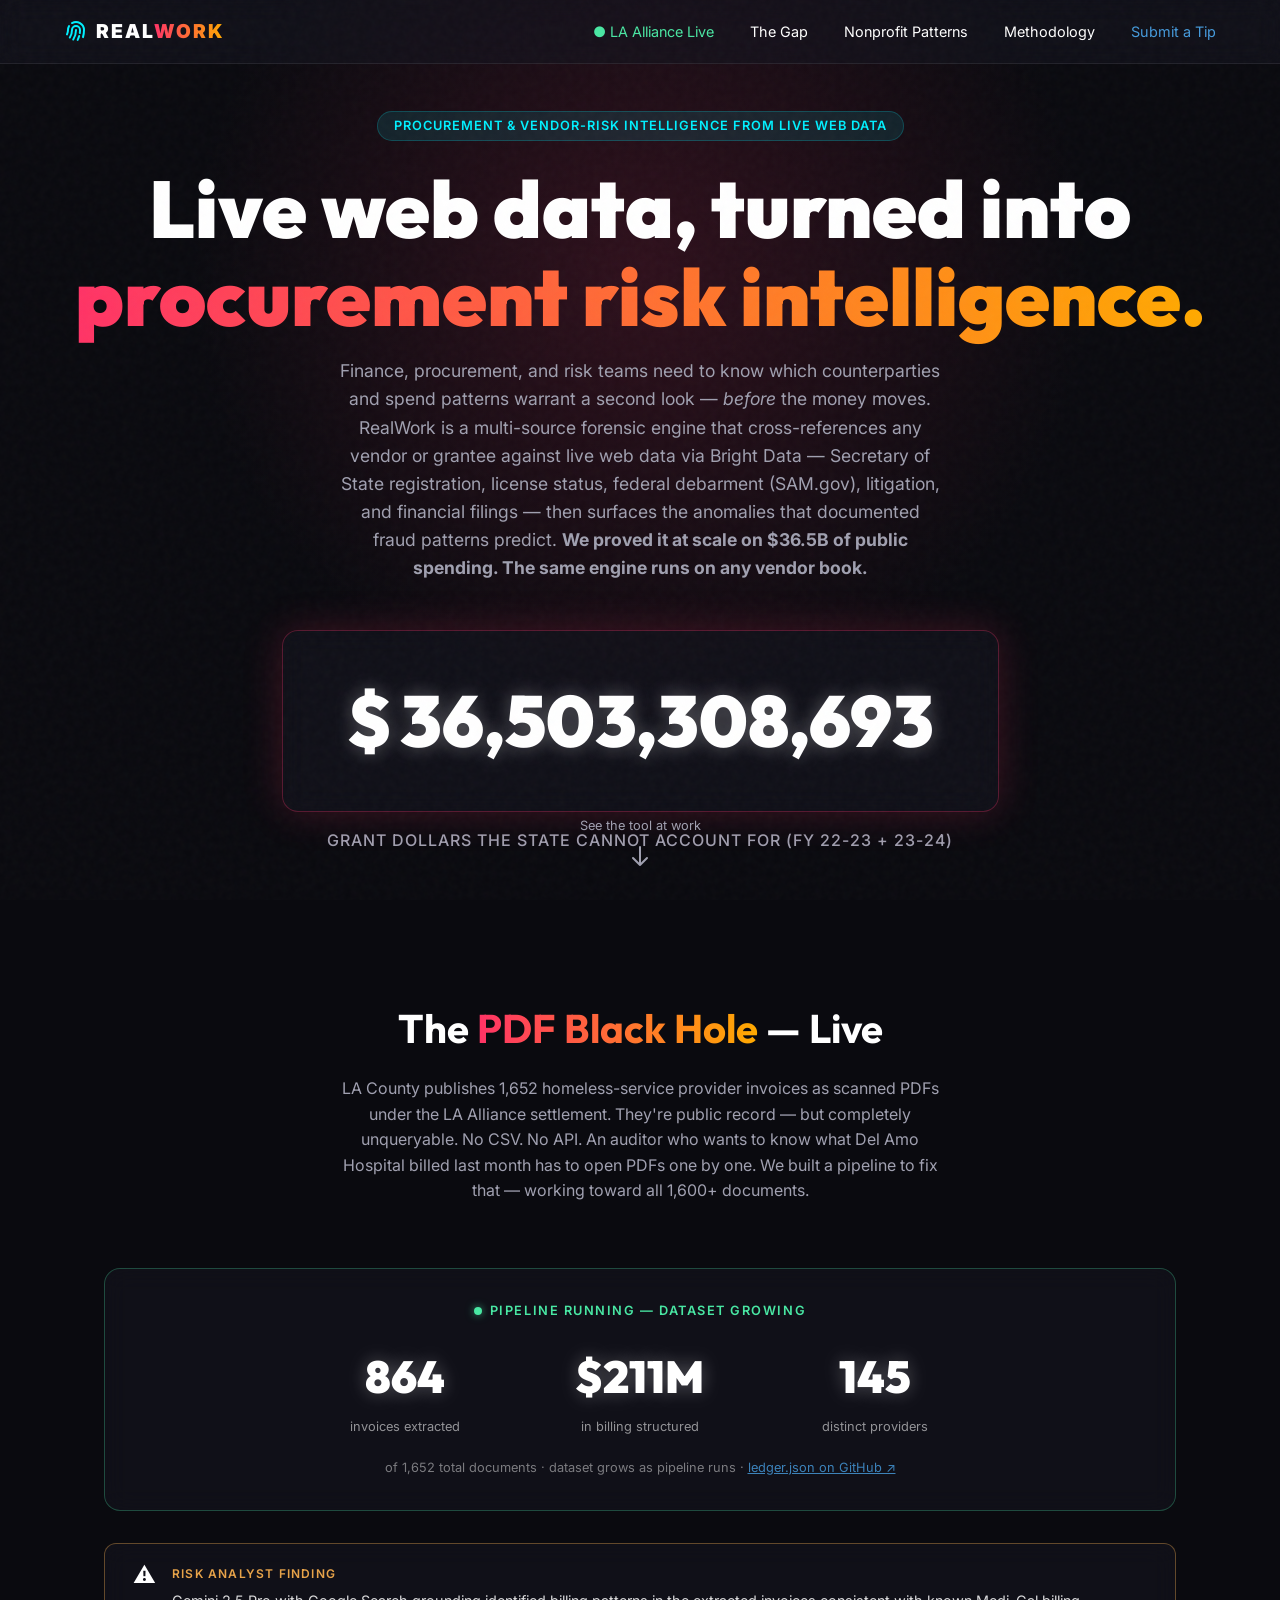
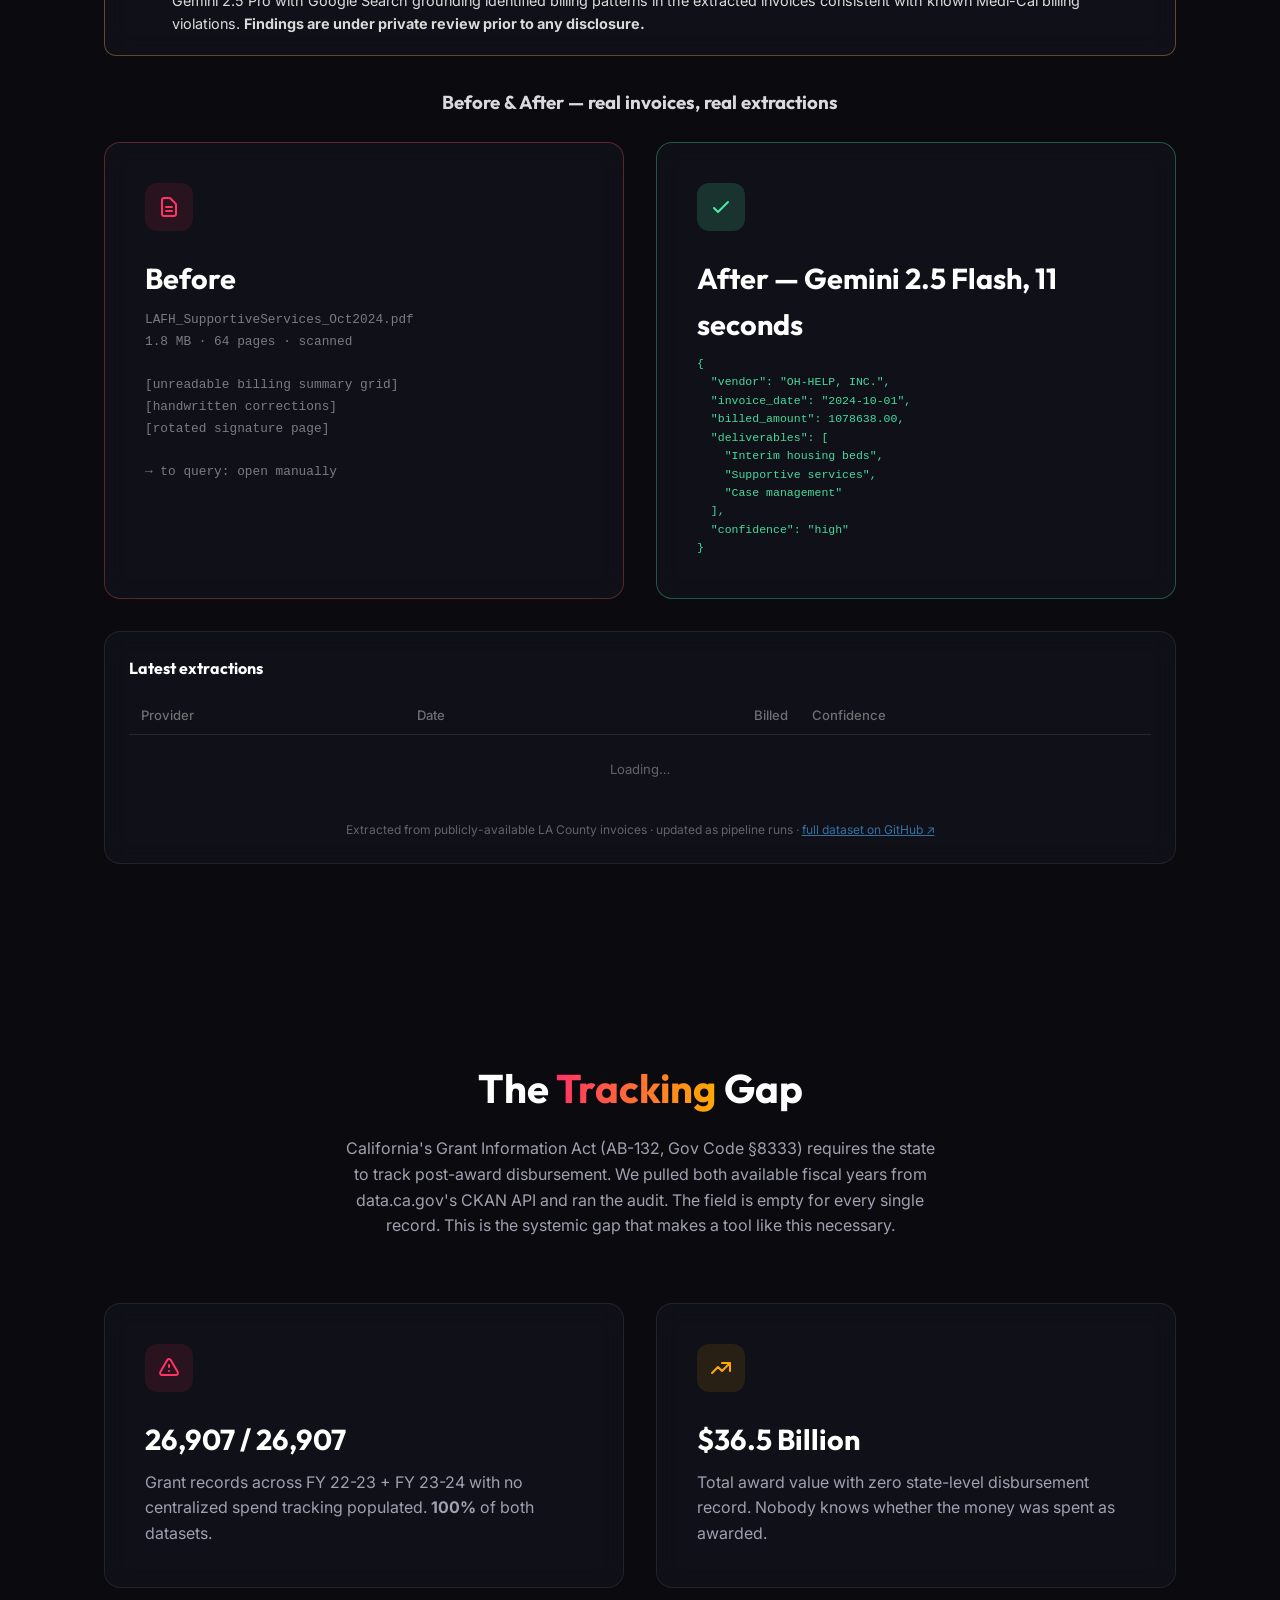
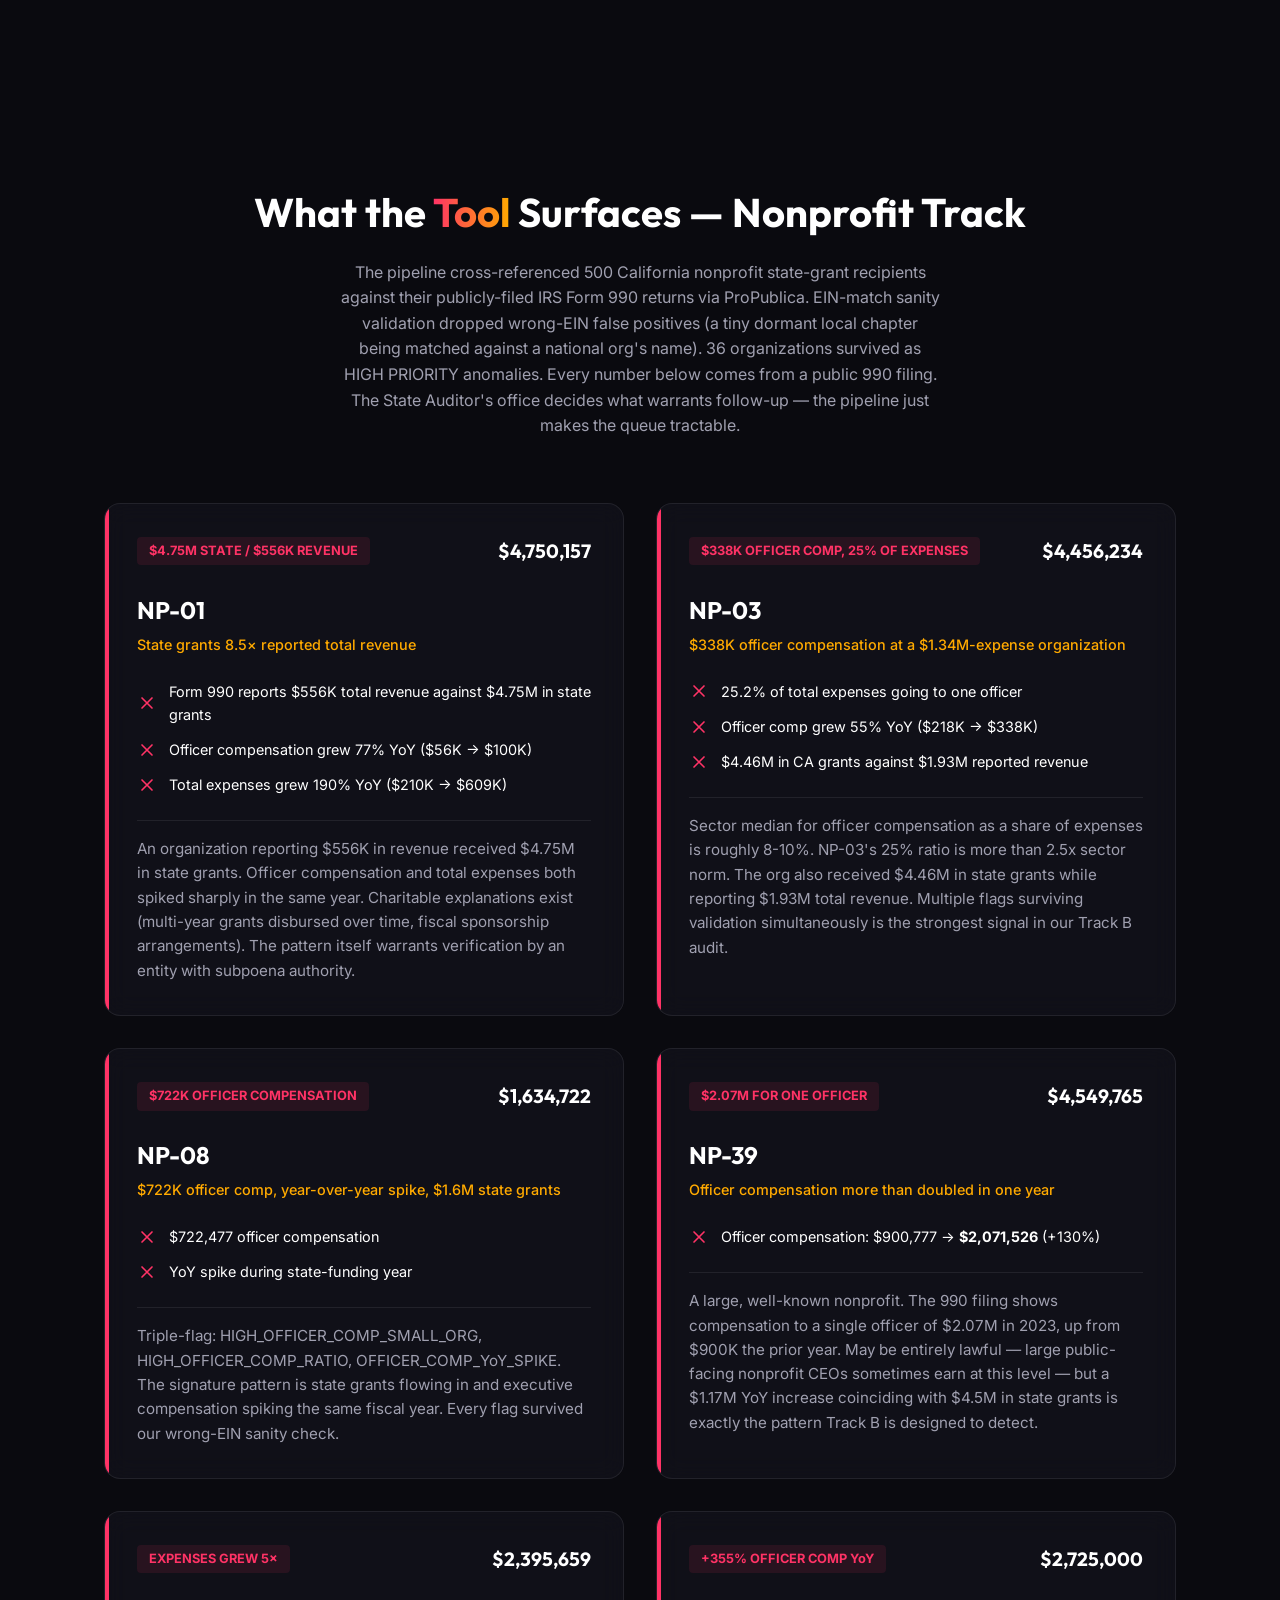
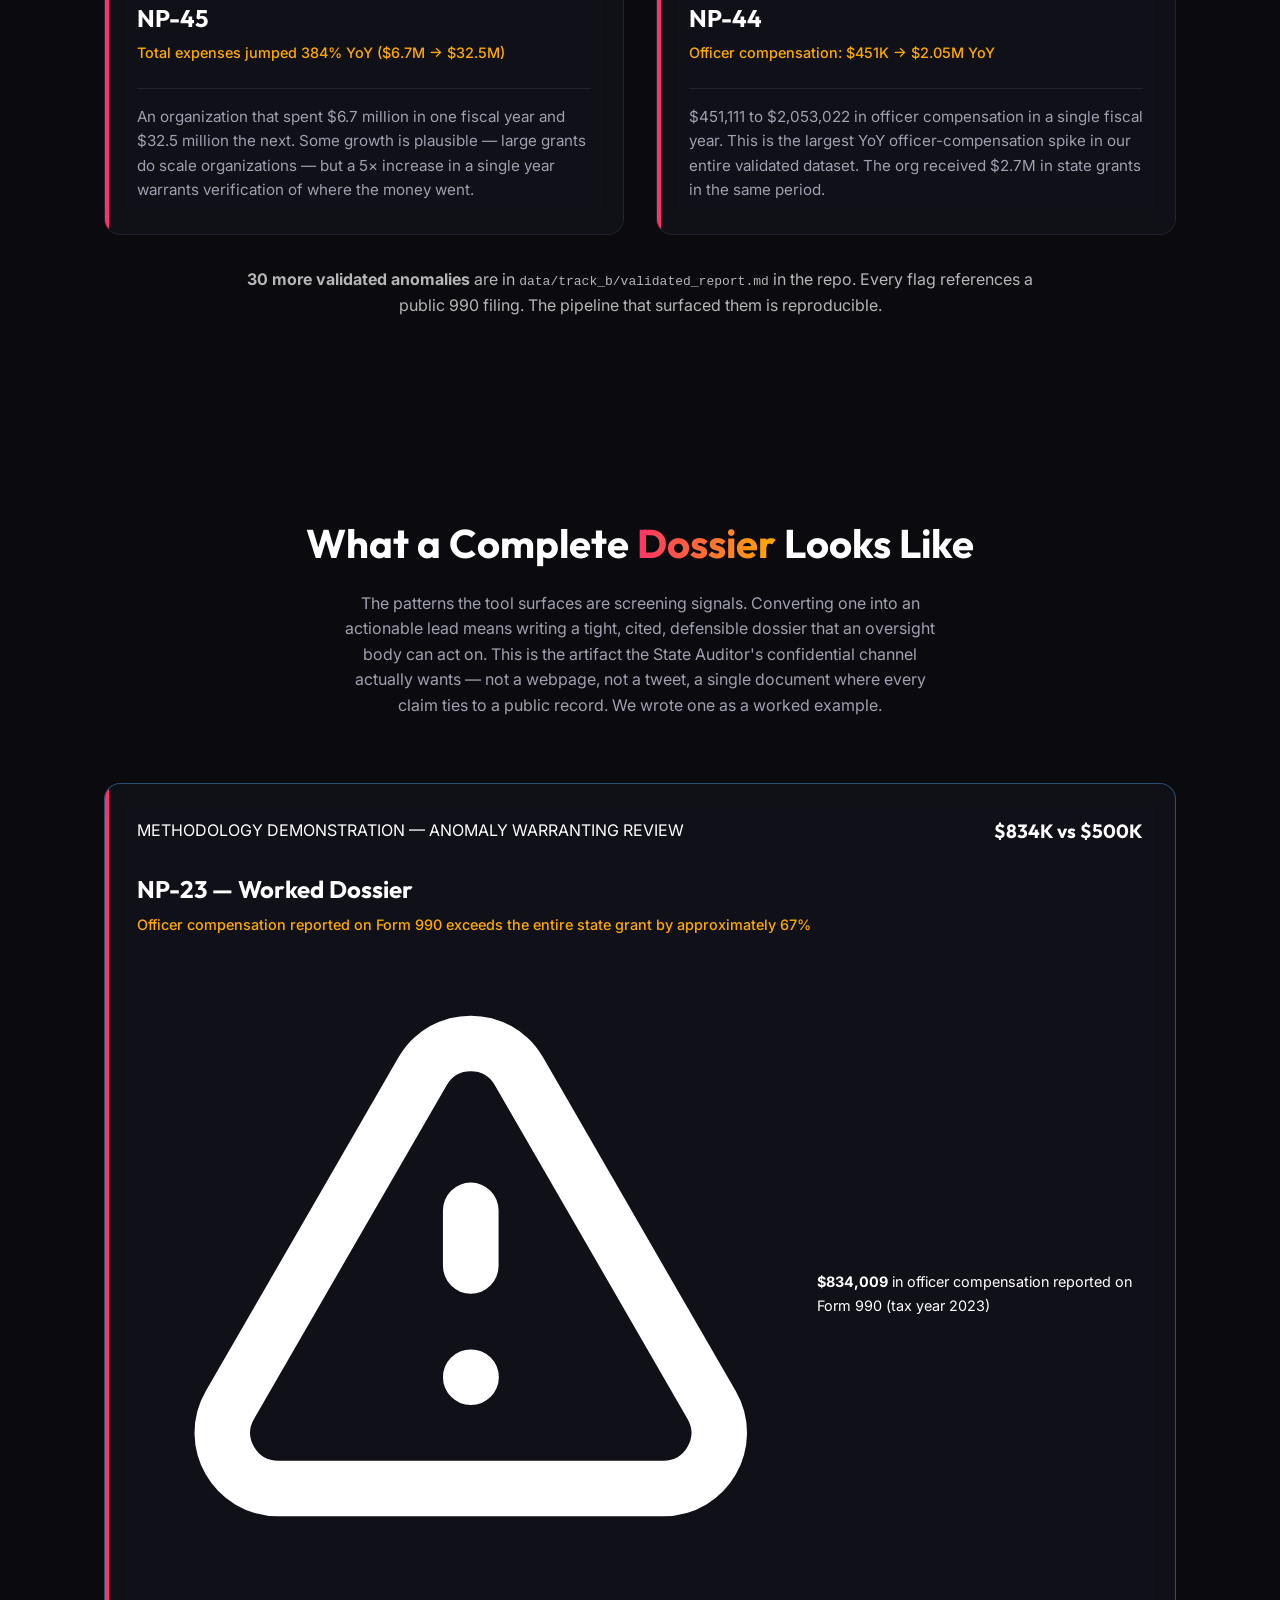
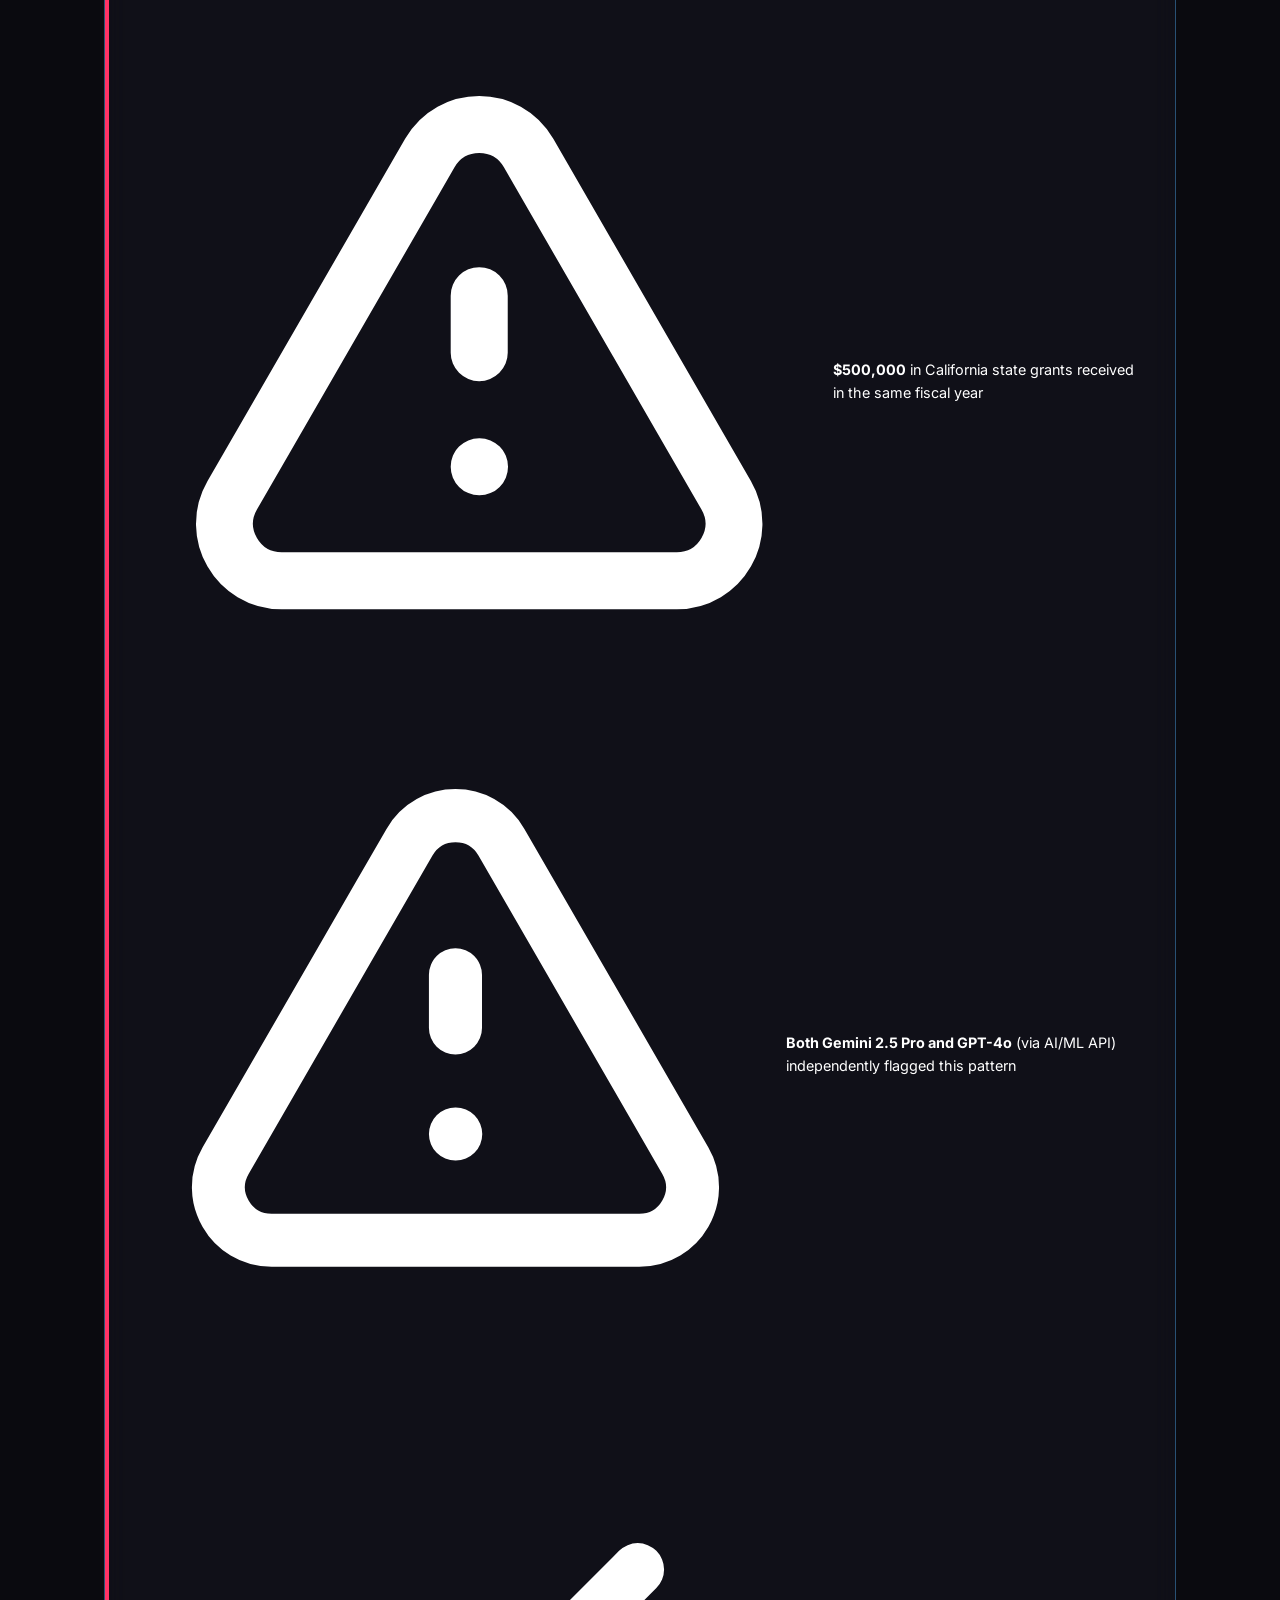
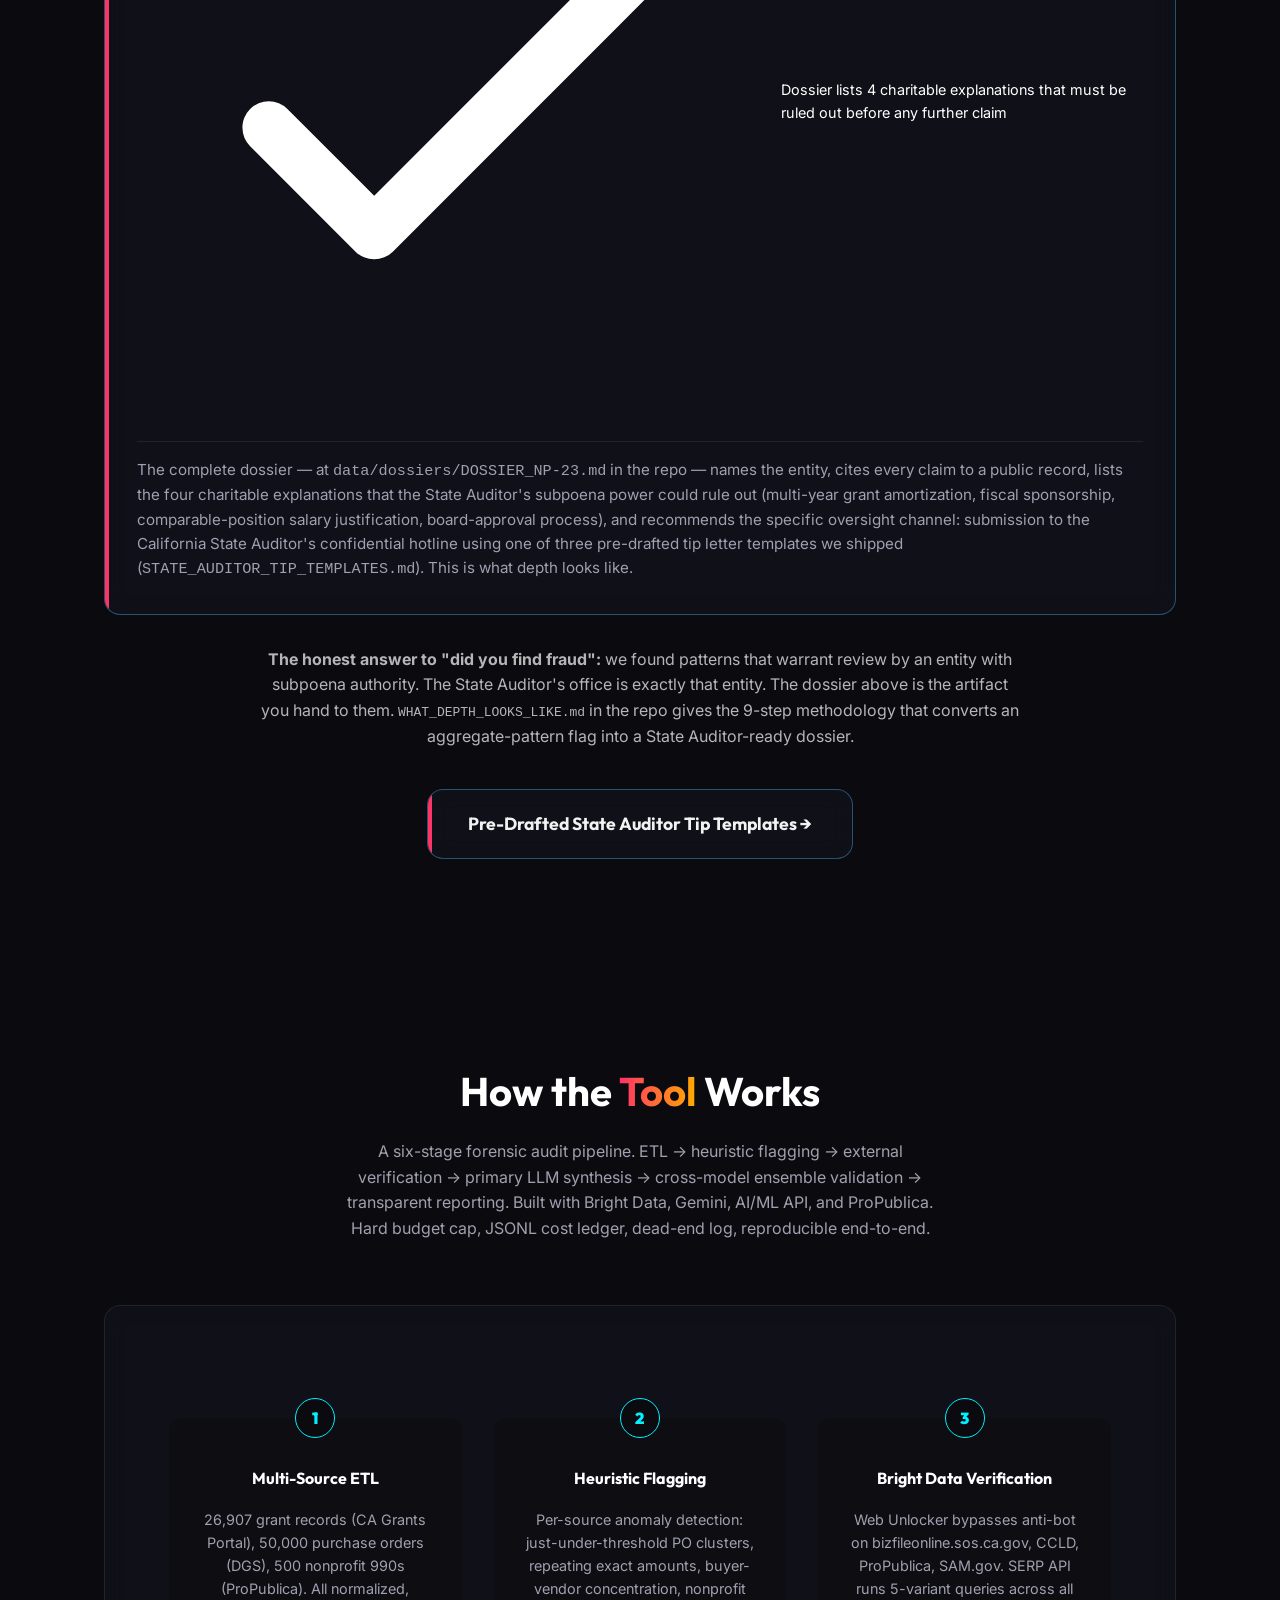
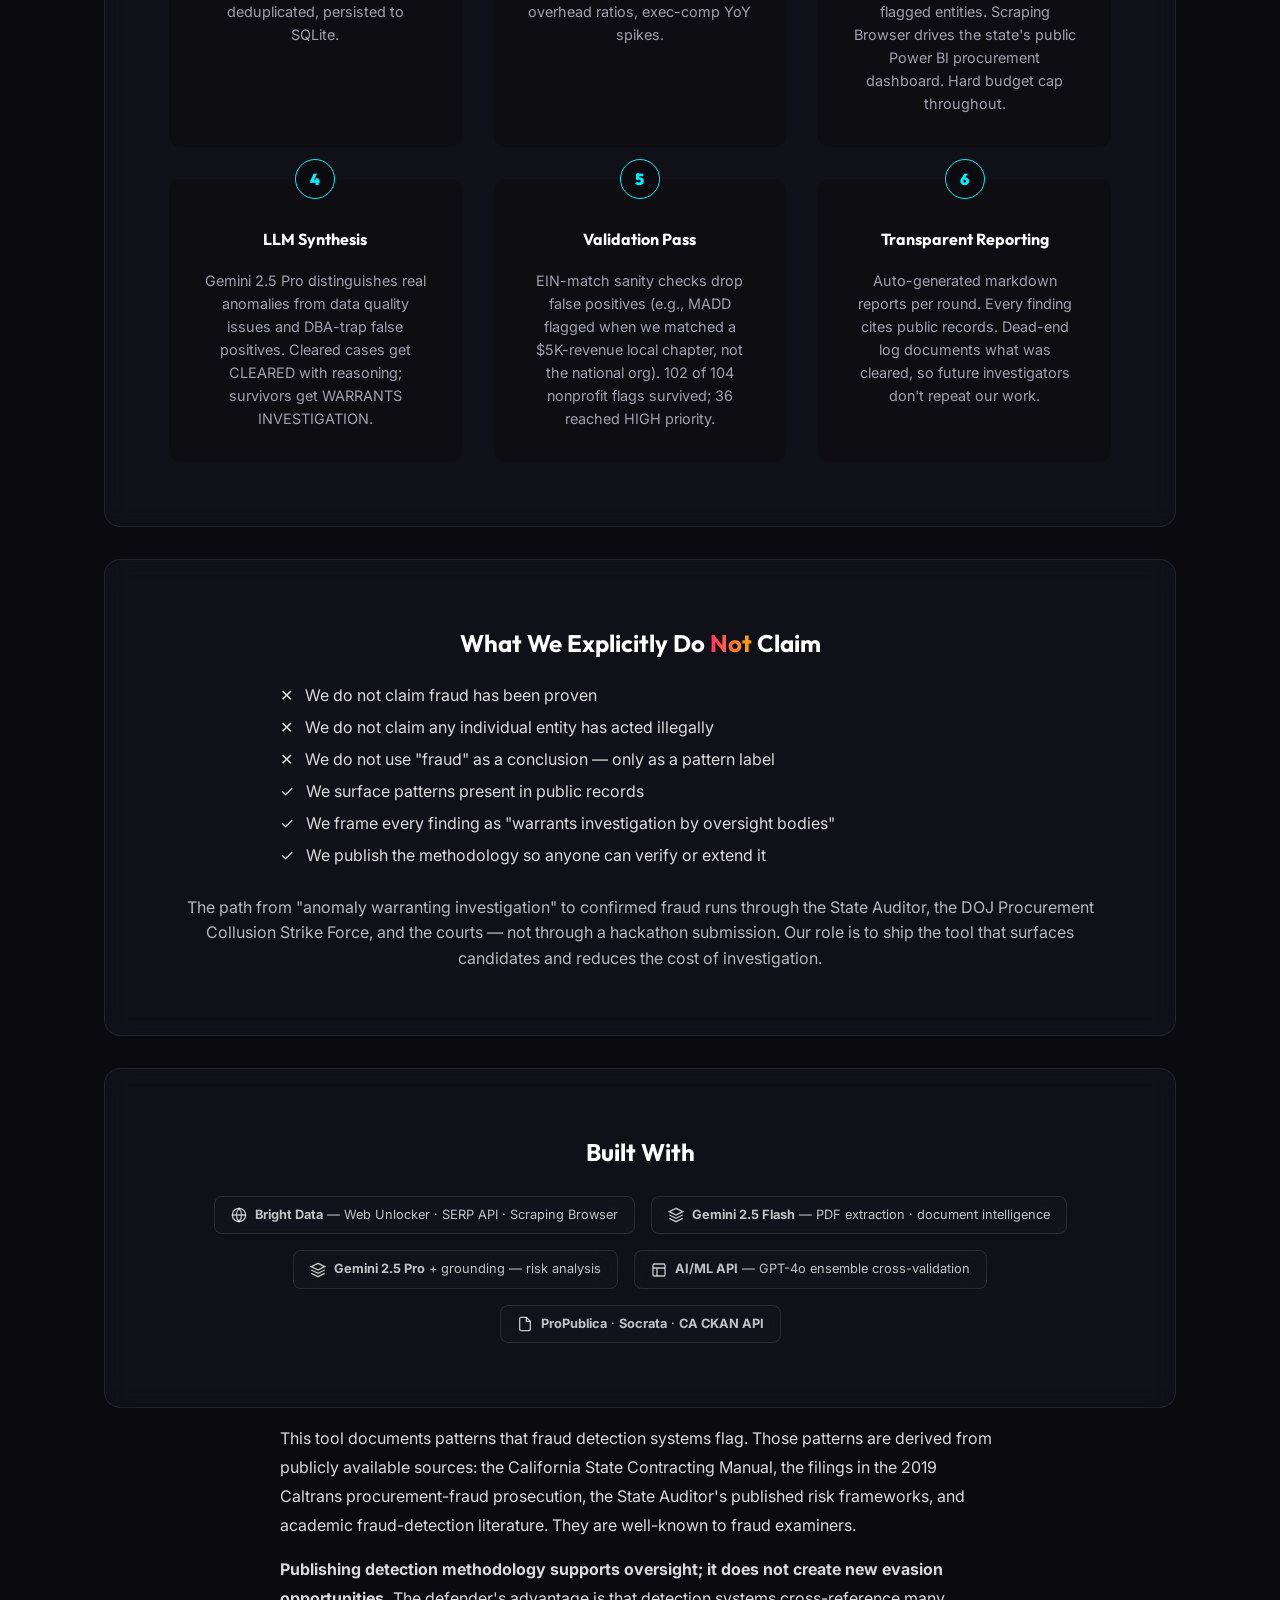
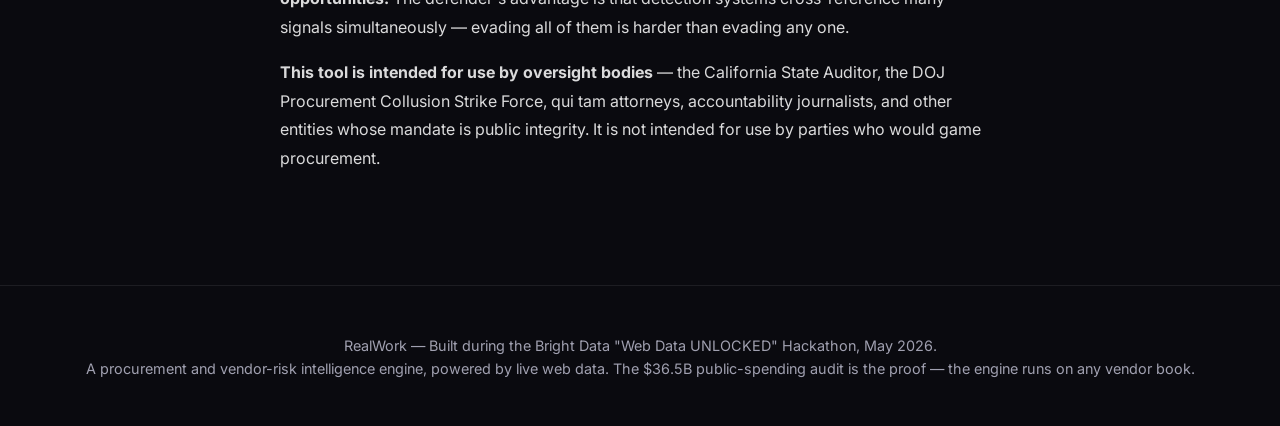
<file: docs/index.html>
<!DOCTYPE html>
<html lang="en">
<head>
    <meta charset="UTF-8">
    <meta name="viewport" content="width=device-width, initial-scale=1.0">
    <title>RealWork — Procurement &amp; Vendor-Risk Intelligence from Live Web Data</title>

    <link rel="preconnect" href="https://fonts.googleapis.com">
    <link rel="preconnect" href="https://fonts.gstatic.com" crossorigin>
    <link href="https://fonts.googleapis.com/css2?family=Inter:wght@300;400;500;600;700&family=Outfit:wght@400;700;900&display=swap" rel="stylesheet">

    <link rel="stylesheet" href="style.css">
</head>
<body>
    <div class="grain-overlay"></div>

    <nav class="navbar glass">
        <div class="logo">
            <svg class="logo-icon" fill="none" stroke="currentColor" viewBox="0 0 24 24" xmlns="http://www.w3.org/2000/svg"><path stroke-linecap="round" stroke-linejoin="round" stroke-width="2" d="M12 11c0 3.517-1.009 6.799-2.753 9.571m-3.44-2.04l.054-.09A13.916 13.916 0 008 11a4 4 0 118 0c0 1.017-.07 2.019-.203 3m-2.118 6.844A21.88 21.88 0 0015.171 17m3.839 1.132c.645-2.266.99-4.659.99-7.132A8 8 0 008 4.07M3 15.364c.64-1.319 1-2.8 1-4.364 0-1.457.39-2.823 1.07-4"></path></svg>
            <span class="logo-text">REAL<span class="accent-text">WORK</span></span>
        </div>
        <div class="nav-links">
            <a href="#alliance" style="color: rgba(80,255,180,0.9);">● LA Alliance Live</a>
            <a href="#audit">The Gap</a>
            <a href="#patterns">Nonprofit Patterns</a>
            <a href="#methodology">Methodology</a>
            <a href="submit-a-tip.html" style="color: rgba(80,180,255,0.85);">Submit a Tip</a>
        </div>
    </nav>

    <header class="hero">
        <div class="hero-content">
            <div class="badge">PROCUREMENT &amp; VENDOR-RISK INTELLIGENCE FROM LIVE WEB DATA</div>
            <h1 class="hero-title">Live web data, turned into <span class="accent-text">procurement risk intelligence.</span></h1>
            <p class="hero-subtitle">Finance, procurement, and risk teams need to know which counterparties and spend patterns warrant a second look — <em>before</em> the money moves. RealWork is a multi-source forensic engine that cross-references any vendor or grantee against live web data via Bright Data — Secretary of State registration, license status, federal debarment (SAM.gov), litigation, and financial filings — then surfaces the anomalies that documented fraud patterns predict. <strong>We proved it at scale on $36.5B of public spending. The same engine runs on any vendor book.</strong></p>

            <div class="stat-container glass glow">
                <span class="stat-symbol">$</span>
                <span class="stat-number" id="counter" data-target="36585412711">0</span>
            </div>
            <p class="stat-label">Grant dollars the state cannot account for (FY 22-23 + 23-24)</p>
        </div>

        <div class="scroll-indicator">
            <p>See the tool at work</p>
            <svg class="scroll-arrow" fill="none" stroke="currentColor" viewBox="0 0 24 24"><path stroke-linecap="round" stroke-linejoin="round" stroke-width="2" d="M19 14l-7 7m0 0l-7-7m7 7V3"></path></svg>
        </div>
    </header>

    <section id="alliance" class="section">
        <div class="section-header">
            <h2>The <span class="accent-text">PDF Black Hole</span> — Live</h2>
            <p>LA County publishes 1,652 homeless-service provider invoices as scanned PDFs under the LA Alliance settlement. They're public record — but completely unqueryable. No CSV. No API. An auditor who wants to know what Del Amo Hospital billed last month has to open PDFs one by one. We built a pipeline to fix that — working toward all 1,600+ documents.</p>
        </div>

        <!-- Live counter — fetches ledger.json from GitHub, updates as pipeline runs -->
        <div class="glass" style="padding: 2rem; border-radius: 16px; text-align: center; margin-bottom: 2rem; border: 1px solid rgba(80,255,180,0.25);">
            <div style="display: flex; align-items: center; justify-content: center; gap: 0.5rem; margin-bottom: 1.25rem;">
                <span class="live-pulse"></span>
                <span style="font-size: 0.8rem; letter-spacing: 0.12em; color: rgba(80,255,180,0.9); text-transform: uppercase; font-weight: 600;">Pipeline running — dataset growing</span>
            </div>
            <div style="display: grid; grid-template-columns: 1fr 1fr 1fr; gap: 1.5rem; max-width: 680px; margin: 0 auto;">
                <div>
                    <div class="stat-number" id="alliance-docs" style="font-size: 2.8rem;">864</div>
                    <div style="font-size: 0.8rem; color: rgba(255,255,255,0.55); margin-top: 0.25rem;">invoices extracted</div>
                </div>
                <div>
                    <div class="stat-number" id="alliance-dollars" style="font-size: 2.8rem;">$211M</div>
                    <div style="font-size: 0.8rem; color: rgba(255,255,255,0.55); margin-top: 0.25rem;">in billing structured</div>
                </div>
                <div>
                    <div class="stat-number" id="alliance-providers" style="font-size: 2.8rem;">145</div>
                    <div style="font-size: 0.8rem; color: rgba(255,255,255,0.55); margin-top: 0.25rem;">distinct providers</div>
                </div>
            </div>
            <p style="margin-top: 1.25rem; color: rgba(255,255,255,0.45); font-size: 0.8rem;">of 1,652 total documents · dataset grows as pipeline runs · <a href="https://github.com/switzloco/realwork/blob/main/data/la_alliance/ledger.json" target="_blank" style="color: rgba(80,180,255,0.7);">ledger.json on GitHub ↗</a></p>
        </div>

        <!-- Risk analyst finding callout -->
        <div class="glass" style="padding: 1.25rem 1.75rem; border-radius: 12px; margin-bottom: 2rem; border: 1px solid rgba(255,180,80,0.35); display:flex; align-items:flex-start; gap:1rem;">
            <div style="font-size:1.4rem; line-height:1;">⚠️</div>
            <div>
                <div style="font-size:0.75rem; letter-spacing:0.1em; color:rgba(255,180,80,0.9); text-transform:uppercase; font-weight:600; margin-bottom:0.35rem;">Risk Analyst Finding</div>
                <p style="margin:0; color:rgba(255,255,255,0.85); font-size:0.9rem; line-height:1.6;">Gemini 2.5 Pro with Google Search grounding identified billing patterns in the extracted invoices consistent with known Medi-Cal billing violations. <strong>Findings are under private review prior to any disclosure.</strong></p>
            </div>
        </div>

        <!-- Before / After showcase -->
        <h3 style="text-align:center; font-family:'Outfit',sans-serif; font-weight:700; margin-bottom:1.5rem; color:rgba(255,255,255,0.85);">Before &amp; After — real invoices, real extractions</h3>
        <div class="grid-2" style="margin-bottom:2rem;">
            <div class="card glass" style="border-color:rgba(255,100,100,0.3);">
                <div class="card-icon red">
                    <svg fill="none" stroke="currentColor" viewBox="0 0 24 24"><path stroke-linecap="round" stroke-linejoin="round" stroke-width="2" d="M9 12h6m-6 4h6m2 5H7a2 2 0 01-2-2V5a2 2 0 012-2h5.586a1 1 0 01.707.293l5.414 5.414a1 1 0 01.293.707V19a2 2 0 01-2 2z"></path></svg>
                </div>
                <h3>Before</h3>
                <p style="font-family: monospace; font-size: 0.8rem; color: rgba(255,255,255,0.45); line-height: 1.7;">LAFH_SupportiveServices_Oct2024.pdf<br>1.8 MB · 64 pages · scanned<br><br>[unreadable billing summary grid]<br>[handwritten corrections]<br>[rotated signature page]<br><br>→ to query: open manually</p>
            </div>
            <div class="card glass" style="border-color:rgba(80,255,180,0.3);">
                <div class="card-icon" style="background: rgba(80,255,180,0.15); color: rgba(80,255,180,0.9);">
                    <svg fill="none" stroke="currentColor" viewBox="0 0 24 24"><path stroke-linecap="round" stroke-linejoin="round" stroke-width="2" d="M5 13l4 4L19 7"></path></svg>
                </div>
                <h3>After — Gemini 2.5 Flash, 11 seconds</h3>
                <pre style="font-size:0.72rem; color:rgba(80,255,180,0.85); text-align:left; overflow:auto; line-height:1.6; margin:0;">{
  "vendor": "OH-HELP, INC.",
  "invoice_date": "2024-10-01",
  "billed_amount": 1078638.00,
  "deliverables": [
    "Interim housing beds",
    "Supportive services",
    "Case management"
  ],
  "confidence": "high"
}</pre>
            </div>
        </div>

        <!-- Live records table — populated from GitHub ledger.json -->
        <div class="glass" style="padding: 1.5rem; border-radius: 16px; overflow-x: auto;">
            <div style="display:flex; justify-content:space-between; align-items:center; margin-bottom:1rem;">
                <h4 style="font-family:'Outfit',sans-serif; margin:0;">Latest extractions</h4>
                <span id="ledger-updated" style="font-size:0.75rem; color:rgba(255,255,255,0.4);"></span>
            </div>
            <table id="ledger-table" style="width:100%; border-collapse:collapse; font-size:0.82rem;">
                <thead>
                    <tr style="color:rgba(255,255,255,0.4); border-bottom:1px solid rgba(255,255,255,0.1);">
                        <th style="text-align:left; padding:0.5rem 0.75rem; font-weight:500;">Provider</th>
                        <th style="text-align:left; padding:0.5rem 0.75rem; font-weight:500;">Date</th>
                        <th style="text-align:right; padding:0.5rem 0.75rem; font-weight:500;">Billed</th>
                        <th style="text-align:left; padding:0.5rem 0.75rem; font-weight:500;">Confidence</th>
                    </tr>
                </thead>
                <tbody id="ledger-tbody">
                    <tr><td colspan="4" style="text-align:center; padding:1.5rem; color:rgba(255,255,255,0.35);">Loading…</td></tr>
                </tbody>
            </table>
            <p style="margin-top:1rem; font-size:0.75rem; color:rgba(255,255,255,0.35); text-align:center;">
                Extracted from publicly-available LA County invoices · updated as pipeline runs ·
                <a href="https://github.com/switzloco/realwork" target="_blank" style="color:rgba(80,180,255,0.6);">full dataset on GitHub ↗</a>
            </p>
        </div>
    </section>

    <section id="audit" class="section">
        <div class="section-header">
            <h2>The <span class="accent-text">Tracking</span> Gap</h2>
            <p>California's Grant Information Act (AB-132, Gov Code §8333) requires the state to track post-award disbursement. We pulled both available fiscal years from data.ca.gov's CKAN API and ran the audit. The field is empty for every single record. This is the systemic gap that makes a tool like this necessary.</p>
        </div>

        <div class="grid-2">
            <div class="card glass">
                <div class="card-icon red">
                    <svg fill="none" stroke="currentColor" viewBox="0 0 24 24"><path stroke-linecap="round" stroke-linejoin="round" stroke-width="2" d="M12 9v2m0 4h.01m-6.938 4h13.856c1.54 0 2.502-1.667 1.732-3L13.732 4c-.77-1.333-2.694-1.333-3.464 0L3.34 16c-.77 1.333.192 3 1.732 3z"></path></svg>
                </div>
                <h3>26,907 / 26,907</h3>
                <p>Grant records across FY 22-23 + FY 23-24 with no centralized spend tracking populated. <strong>100%</strong> of both datasets.</p>
            </div>

            <div class="card glass">
                <div class="card-icon amber">
                    <svg fill="none" stroke="currentColor" viewBox="0 0 24 24"><path stroke-linecap="round" stroke-linejoin="round" stroke-width="2" d="M13 7h8m0 0v8m0-8l-8 8-4-4-6 6"></path></svg>
                </div>
                <h3>$36.5 Billion</h3>
                <p>Total award value with zero state-level disbursement record. Nobody knows whether the money was spent as awarded.</p>
            </div>
        </div>
    </section>

    <section id="patterns" class="section">
        <div class="section-header">
            <h2>What the <span class="accent-text">Tool</span> Surfaces — Nonprofit Track</h2>
            <p>The pipeline cross-referenced 500 California nonprofit state-grant recipients against their publicly-filed IRS Form 990 returns via ProPublica. EIN-match sanity validation dropped wrong-EIN false positives (a tiny dormant local chapter being matched against a national org's name). 36 organizations survived as HIGH PRIORITY anomalies. Every number below comes from a public 990 filing. The State Auditor's office decides what warrants follow-up — the pipeline just makes the queue tractable.</p>
        </div>

        <div class="grid-2 case-studies">

            <div class="case-card glass">
                <div class="case-header">
                    <span class="tag danger">$4.75M STATE / $556K REVENUE</span>
                    <span class="amount">$4,750,157</span>
                </div>
                <h3>NP-01</h3>
                <p class="grant-type">State grants 8.5× reported total revenue</p>
                <div class="evidence-list">
                    <div class="evidence-item fail">
                        <svg fill="none" stroke="currentColor" viewBox="0 0 24 24"><path stroke-linecap="round" stroke-linejoin="round" stroke-width="2" d="M6 18L18 6M6 6l12 12"></path></svg>
                        <span>Form 990 reports $556K total revenue against $4.75M in state grants</span>
                    </div>
                    <div class="evidence-item fail">
                        <svg fill="none" stroke="currentColor" viewBox="0 0 24 24"><path stroke-linecap="round" stroke-linejoin="round" stroke-width="2" d="M6 18L18 6M6 6l12 12"></path></svg>
                        <span>Officer compensation grew 77% YoY ($56K → $100K)</span>
                    </div>
                    <div class="evidence-item fail">
                        <svg fill="none" stroke="currentColor" viewBox="0 0 24 24"><path stroke-linecap="round" stroke-linejoin="round" stroke-width="2" d="M6 18L18 6M6 6l12 12"></path></svg>
                        <span>Total expenses grew 190% YoY ($210K → $609K)</span>
                    </div>
                </div>
                <p class="summary">An organization reporting $556K in revenue received $4.75M in state grants. Officer compensation and total expenses both spiked sharply in the same year. Charitable explanations exist (multi-year grants disbursed over time, fiscal sponsorship arrangements). The pattern itself warrants verification by an entity with subpoena authority.</p>
            </div>

            <div class="case-card glass">
                <div class="case-header">
                    <span class="tag danger">$338K OFFICER COMP, 25% OF EXPENSES</span>
                    <span class="amount">$4,456,234</span>
                </div>
                <h3>NP-03</h3>
                <p class="grant-type">$338K officer compensation at a $1.34M-expense organization</p>
                <div class="evidence-list">
                    <div class="evidence-item fail">
                        <svg fill="none" stroke="currentColor" viewBox="0 0 24 24"><path stroke-linecap="round" stroke-linejoin="round" stroke-width="2" d="M6 18L18 6M6 6l12 12"></path></svg>
                        <span>25.2% of total expenses going to one officer</span>
                    </div>
                    <div class="evidence-item fail">
                        <svg fill="none" stroke="currentColor" viewBox="0 0 24 24"><path stroke-linecap="round" stroke-linejoin="round" stroke-width="2" d="M6 18L18 6M6 6l12 12"></path></svg>
                        <span>Officer comp grew 55% YoY ($218K → $338K)</span>
                    </div>
                    <div class="evidence-item fail">
                        <svg fill="none" stroke="currentColor" viewBox="0 0 24 24"><path stroke-linecap="round" stroke-linejoin="round" stroke-width="2" d="M6 18L18 6M6 6l12 12"></path></svg>
                        <span>$4.46M in CA grants against $1.93M reported revenue</span>
                    </div>
                </div>
                <p class="summary">Sector median for officer compensation as a share of expenses is roughly 8-10%. NP-03's 25% ratio is more than 2.5x sector norm. The org also received $4.46M in state grants while reporting $1.93M total revenue. Multiple flags surviving validation simultaneously is the strongest signal in our Track B audit.</p>
            </div>

            <div class="case-card glass">
                <div class="case-header">
                    <span class="tag danger">$722K OFFICER COMPENSATION</span>
                    <span class="amount">$1,634,722</span>
                </div>
                <h3>NP-08</h3>
                <p class="grant-type">$722K officer comp, year-over-year spike, $1.6M state grants</p>
                <div class="evidence-list">
                    <div class="evidence-item fail">
                        <svg fill="none" stroke="currentColor" viewBox="0 0 24 24"><path stroke-linecap="round" stroke-linejoin="round" stroke-width="2" d="M6 18L18 6M6 6l12 12"></path></svg>
                        <span>$722,477 officer compensation</span>
                    </div>
                    <div class="evidence-item fail">
                        <svg fill="none" stroke="currentColor" viewBox="0 0 24 24"><path stroke-linecap="round" stroke-linejoin="round" stroke-width="2" d="M6 18L18 6M6 6l12 12"></path></svg>
                        <span>YoY spike during state-funding year</span>
                    </div>
                </div>
                <p class="summary">Triple-flag: HIGH_OFFICER_COMP_SMALL_ORG, HIGH_OFFICER_COMP_RATIO, OFFICER_COMP_YoY_SPIKE. The signature pattern is state grants flowing in and executive compensation spiking the same fiscal year. Every flag survived our wrong-EIN sanity check.</p>
            </div>

            <div class="case-card glass">
                <div class="case-header">
                    <span class="tag danger">$2.07M FOR ONE OFFICER</span>
                    <span class="amount">$4,549,765</span>
                </div>
                <h3>NP-39</h3>
                <p class="grant-type">Officer compensation more than doubled in one year</p>
                <div class="evidence-list">
                    <div class="evidence-item fail">
                        <svg fill="none" stroke="currentColor" viewBox="0 0 24 24"><path stroke-linecap="round" stroke-linejoin="round" stroke-width="2" d="M6 18L18 6M6 6l12 12"></path></svg>
                        <span>Officer compensation: $900,777 → <strong>$2,071,526</strong> (+130%)</span>
                    </div>
                </div>
                <p class="summary">A large, well-known nonprofit. The 990 filing shows compensation to a single officer of $2.07M in 2023, up from $900K the prior year. May be entirely lawful — large public-facing nonprofit CEOs sometimes earn at this level — but a $1.17M YoY increase coinciding with $4.5M in state grants is exactly the pattern Track B is designed to detect.</p>
            </div>

            <div class="case-card glass">
                <div class="case-header">
                    <span class="tag danger">EXPENSES GREW 5×</span>
                    <span class="amount">$2,395,659</span>
                </div>
                <h3>NP-45</h3>
                <p class="grant-type">Total expenses jumped 384% YoY ($6.7M → $32.5M)</p>
                <p class="summary">An organization that spent $6.7 million in one fiscal year and $32.5 million the next. Some growth is plausible — large grants do scale organizations — but a 5× increase in a single year warrants verification of where the money went.</p>
            </div>

            <div class="case-card glass">
                <div class="case-header">
                    <span class="tag danger">+355% OFFICER COMP YoY</span>
                    <span class="amount">$2,725,000</span>
                </div>
                <h3>NP-44</h3>
                <p class="grant-type">Officer compensation: $451K → $2.05M YoY</p>
                <p class="summary">$451,111 to $2,053,022 in officer compensation in a single fiscal year. This is the largest YoY officer-compensation spike in our entire validated dataset. The org received $2.7M in state grants in the same period.</p>
            </div>
        </div>

        <p style="text-align: center; margin-top: 2rem; color: rgba(255,255,255,0.7); max-width: 800px; margin-left: auto; margin-right: auto;">
            <strong>30 more validated anomalies</strong> are in <code>data/track_b/validated_report.md</code> in the repo. Every flag references a public 990 filing. The pipeline that surfaced them is reproducible.
        </p>
    </section>

    <section id="dossier" class="section">
        <div class="section-header">
            <h2>What a Complete <span class="accent-text">Dossier</span> Looks Like</h2>
            <p>The patterns the tool surfaces are screening signals. Converting one into an actionable lead means writing a tight, cited, defensible dossier that an oversight body can act on. This is the artifact the State Auditor's confidential channel actually wants — not a webpage, not a tweet, a single document where every claim ties to a public record. We wrote one as a worked example.</p>
        </div>

        <div class="case-card glass" style="border-color: rgba(80,180,255,0.4);">
            <div class="case-header">
                <span class="tag warning">METHODOLOGY DEMONSTRATION — ANOMALY WARRANTING REVIEW</span>
                <span class="amount">$834K vs $500K</span>
            </div>
            <h3>NP-23 — Worked Dossier</h3>
            <p class="grant-type">Officer compensation reported on Form 990 exceeds the entire state grant by approximately 67%</p>

            <div class="evidence-list">
                <div class="evidence-item warning">
                    <svg fill="none" stroke="currentColor" viewBox="0 0 24 24"><path stroke-linecap="round" stroke-linejoin="round" stroke-width="2" d="M12 9v2m0 4h.01m-6.938 4h13.856c1.54 0 2.502-1.667 1.732-3L13.732 4c-.77-1.333-2.694-1.333-3.464 0L3.34 16c-.77 1.333.192 3 1.732 3z"></path></svg>
                    <span><strong>$834,009</strong> in officer compensation reported on Form 990 (tax year 2023)</span>
                </div>
                <div class="evidence-item warning">
                    <svg fill="none" stroke="currentColor" viewBox="0 0 24 24"><path stroke-linecap="round" stroke-linejoin="round" stroke-width="2" d="M12 9v2m0 4h.01m-6.938 4h13.856c1.54 0 2.502-1.667 1.732-3L13.732 4c-.77-1.333-2.694-1.333-3.464 0L3.34 16c-.77 1.333.192 3 1.732 3z"></path></svg>
                    <span><strong>$500,000</strong> in California state grants received in the same fiscal year</span>
                </div>
                <div class="evidence-item warning">
                    <svg fill="none" stroke="currentColor" viewBox="0 0 24 24"><path stroke-linecap="round" stroke-linejoin="round" stroke-width="2" d="M12 9v2m0 4h.01m-6.938 4h13.856c1.54 0 2.502-1.667 1.732-3L13.732 4c-.77-1.333-2.694-1.333-3.464 0L3.34 16c-.77 1.333.192 3 1.732 3z"></path></svg>
                    <span><strong>Both Gemini 2.5 Pro and GPT-4o</strong> (via AI/ML API) independently flagged this pattern</span>
                </div>
                <div class="evidence-item success">
                    <svg fill="none" stroke="currentColor" viewBox="0 0 24 24"><path stroke-linecap="round" stroke-linejoin="round" stroke-width="2" d="M5 13l4 4L19 7"></path></svg>
                    <span>Dossier lists 4 charitable explanations that must be ruled out before any further claim</span>
                </div>
            </div>
            <p class="summary">
                The complete dossier — at <code>data/dossiers/DOSSIER_NP-23.md</code> in the repo — names the entity, cites every claim to a public record, lists the four charitable explanations that the State Auditor's subpoena power could rule out (multi-year grant amortization, fiscal sponsorship, comparable-position salary justification, board-approval process), and recommends the specific oversight channel: submission to the California State Auditor's confidential hotline using one of three pre-drafted tip letter templates we shipped (<code>STATE_AUDITOR_TIP_TEMPLATES.md</code>). This is what depth looks like.
            </p>
        </div>

        <p style="text-align: center; margin-top: 2rem; color: rgba(255,255,255,0.7); max-width: 760px; margin-left: auto; margin-right: auto;">
            <strong>The honest answer to "did you find fraud":</strong> we found patterns that warrant review by an entity with subpoena authority. The State Auditor's office is exactly that entity. The dossier above is the artifact you hand to them. <code>WHAT_DEPTH_LOOKS_LIKE.md</code> in the repo gives the 9-step methodology that converts an aggregate-pattern flag into a State Auditor-ready dossier.
        </p>

        <div style="text-align: center; margin-top: 2.5rem;">
            <a href="submit-a-tip.html" class="case-card glass" style="display: inline-block; padding: 1.25rem 2.5rem; text-decoration: none; color: rgba(255,255,255,0.95); font-family: 'Outfit', sans-serif; font-weight: 700; font-size: 1.1rem; border-color: rgba(80,180,255,0.4);">
                Pre-Drafted State Auditor Tip Templates →
            </a>
        </div>
    </section>

    <section id="methodology" class="section">
        <div class="section-header">
            <h2>How the <span class="accent-text">Tool</span> Works</h2>
            <p>A six-stage forensic audit pipeline. ETL → heuristic flagging → external verification → primary LLM synthesis → cross-model ensemble validation → transparent reporting. Built with Bright Data, Gemini, AI/ML API, and ProPublica. Hard budget cap, JSONL cost ledger, dead-end log, reproducible end-to-end.</p>
        </div>

        <div class="methodology-card glass">
            <div class="methodology-grid">
                <div class="method-step">
                    <div class="step-num">1</div>
                    <h4>Multi-Source ETL</h4>
                    <p>26,907 grant records (CA Grants Portal), 50,000 purchase orders (DGS), 500 nonprofit 990s (ProPublica). All normalized, deduplicated, persisted to SQLite.</p>
                </div>
                <div class="method-step">
                    <div class="step-num">2</div>
                    <h4>Heuristic Flagging</h4>
                    <p>Per-source anomaly detection: just-under-threshold PO clusters, repeating exact amounts, buyer-vendor concentration, nonprofit overhead ratios, exec-comp YoY spikes.</p>
                </div>
                <div class="method-step">
                    <div class="step-num">3</div>
                    <h4>Bright Data Verification</h4>
                    <p>Web Unlocker bypasses anti-bot on bizfileonline.sos.ca.gov, CCLD, ProPublica, SAM.gov. SERP API runs 5-variant queries across all flagged entities. Scraping Browser drives the state's public Power BI procurement dashboard. Hard budget cap throughout.</p>
                </div>
                <div class="method-step">
                    <div class="step-num">4</div>
                    <h4>LLM Synthesis</h4>
                    <p>Gemini 2.5 Pro distinguishes real anomalies from data quality issues and DBA-trap false positives. Cleared cases get CLEARED with reasoning; survivors get WARRANTS INVESTIGATION.</p>
                </div>
                <div class="method-step">
                    <div class="step-num">5</div>
                    <h4>Validation Pass</h4>
                    <p>EIN-match sanity checks drop false positives (e.g., MADD flagged when we matched a $5K-revenue local chapter, not the national org). 102 of 104 nonprofit flags survived; 36 reached HIGH priority.</p>
                </div>
                <div class="method-step">
                    <div class="step-num">6</div>
                    <h4>Transparent Reporting</h4>
                    <p>Auto-generated markdown reports per round. Every finding cites public records. Dead-end log documents what was cleared, so future investigators don't repeat our work.</p>
                </div>
            </div>
        </div>

        <div class="methodology-card glass" style="margin-top: 2rem;">
            <h2>What We Explicitly Do <span class="accent-text">Not</span> Claim</h2>
            <ul style="text-align: left; max-width: 720px; margin: 1rem auto; line-height: 2; color: rgba(255,255,255,0.85); list-style: none; padding: 0;">
                <li>✕ &nbsp; We do not claim fraud has been proven</li>
                <li>✕ &nbsp; We do not claim any individual entity has acted illegally</li>
                <li>✕ &nbsp; We do not use "fraud" as a conclusion — only as a pattern label</li>
                <li>✓ &nbsp; We surface patterns present in public records</li>
                <li>✓ &nbsp; We frame every finding as "warrants investigation by oversight bodies"</li>
                <li>✓ &nbsp; We publish the methodology so anyone can verify or extend it</li>
            </ul>
            <p style="text-align: center; margin-top: 1.5rem; color: rgba(255,255,255,0.7);">
                The path from "anomaly warranting investigation" to confirmed fraud runs through the State Auditor, the DOJ Procurement Collusion Strike Force, and the courts — not through a hackathon submission. Our role is to ship the tool that surfaces candidates and reduces the cost of investigation.
            </p>
        </div>

        <div class="methodology-card glass" style="margin-top: 2rem;">
            <h2 style="text-align:center; margin-bottom:1.5rem;">Built With</h2>
            <div style="display:flex; flex-wrap:wrap; gap:1rem; justify-content:center; align-items:center;">
                <a href="https://brightdata.com" target="_blank" class="tech-badge glass">
                    <svg width="16" height="16" viewBox="0 0 24 24" fill="none" stroke="currentColor" stroke-width="2"><circle cx="12" cy="12" r="10"/><path d="M2 12h20M12 2a15.3 15.3 0 0 1 4 10 15.3 15.3 0 0 1-4 10 15.3 15.3 0 0 1-4-10 15.3 15.3 0 0 1 4-10z"/></svg>
                    <span><strong>Bright Data</strong> — Web Unlocker · SERP API · Scraping Browser</span>
                </a>
                <span class="tech-badge glass">
                    <svg width="16" height="16" viewBox="0 0 24 24" fill="none" stroke="currentColor" stroke-width="2"><path d="M12 2L2 7l10 5 10-5-10-5zM2 17l10 5 10-5M2 12l10 5 10-5"/></svg>
                    <span><strong>Gemini 2.5 Flash</strong> — PDF extraction · document intelligence</span>
                </span>
                <span class="tech-badge glass">
                    <svg width="16" height="16" viewBox="0 0 24 24" fill="none" stroke="currentColor" stroke-width="2"><path d="M12 2L2 7l10 5 10-5-10-5zM2 17l10 5 10-5M2 12l10 5 10-5"/></svg>
                    <span><strong>Gemini 2.5 Pro</strong> + grounding — risk analysis</span>
                </span>
                <span class="tech-badge glass">
                    <svg width="16" height="16" viewBox="0 0 24 24" fill="none" stroke="currentColor" stroke-width="2"><rect x="3" y="3" width="18" height="18" rx="2"/><path d="M3 9h18M9 21V9"/></svg>
                    <span><strong>AI/ML API</strong> — GPT-4o ensemble cross-validation</span>
                </span>
                <span class="tech-badge glass">
                    <svg width="16" height="16" viewBox="0 0 24 24" fill="none" stroke="currentColor" stroke-width="2"><path d="M14 2H6a2 2 0 0 0-2 2v16a2 2 0 0 0 2 2h12a2 2 0 0 0 2-2V8z"/><polyline points="14 2 14 8 20 8"/></svg>
                    <span><strong>ProPublica</strong> · <strong>Socrata</strong> · <strong>CA CKAN API</strong></span>
                </span>
            </div>
        </div>
            <p style="text-align: left; max-width: 720px; margin: 1rem auto; line-height: 1.8; color: rgba(255,255,255,0.85);">
                This tool documents patterns that fraud detection systems flag. Those patterns are derived from publicly available sources: the California State Contracting Manual, the filings in the 2019 Caltrans procurement-fraud prosecution, the State Auditor's published risk frameworks, and academic fraud-detection literature. They are well-known to fraud examiners.
            </p>
            <p style="text-align: left; max-width: 720px; margin: 1rem auto; line-height: 1.8; color: rgba(255,255,255,0.85);">
                <strong>Publishing detection methodology supports oversight; it does not create new evasion opportunities.</strong> The defender's advantage is that detection systems cross-reference many signals simultaneously — evading all of them is harder than evading any one.
            </p>
            <p style="text-align: left; max-width: 720px; margin: 1rem auto; line-height: 1.8; color: rgba(255,255,255,0.85);">
                <strong>This tool is intended for use by oversight bodies</strong> — the California State Auditor, the DOJ Procurement Collusion Strike Force, qui tam attorneys, accountability journalists, and other entities whose mandate is public integrity. It is not intended for use by parties who would game procurement.
            </p>
        </div>
    </section>

    <footer>
        <p>RealWork — Built during the Bright Data "Web Data UNLOCKED" Hackathon, May 2026.<br>A procurement and vendor-risk intelligence engine, powered by live web data. The $36.5B public-spending audit is the proof — the engine runs on any vendor book.</p>
    </footer>

    <script src="script.js"></script>
</body>
</html>
</file>
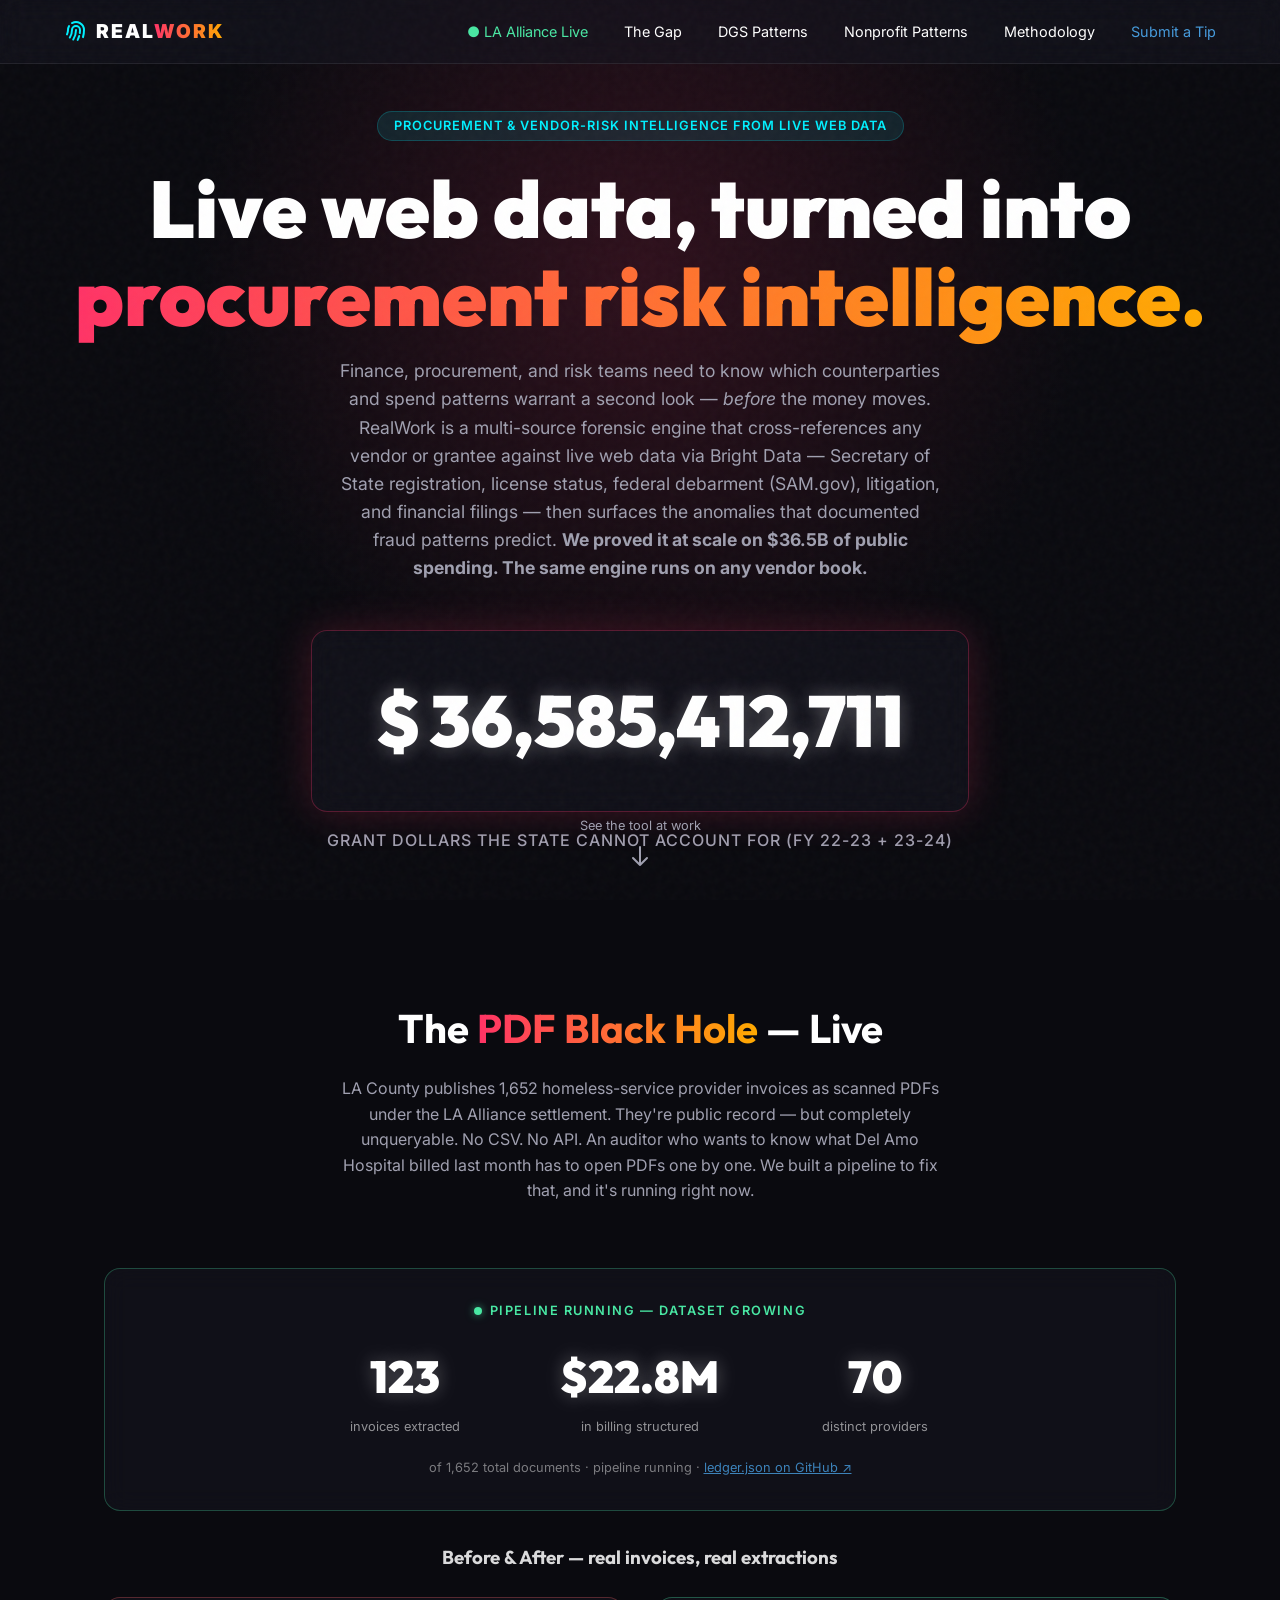
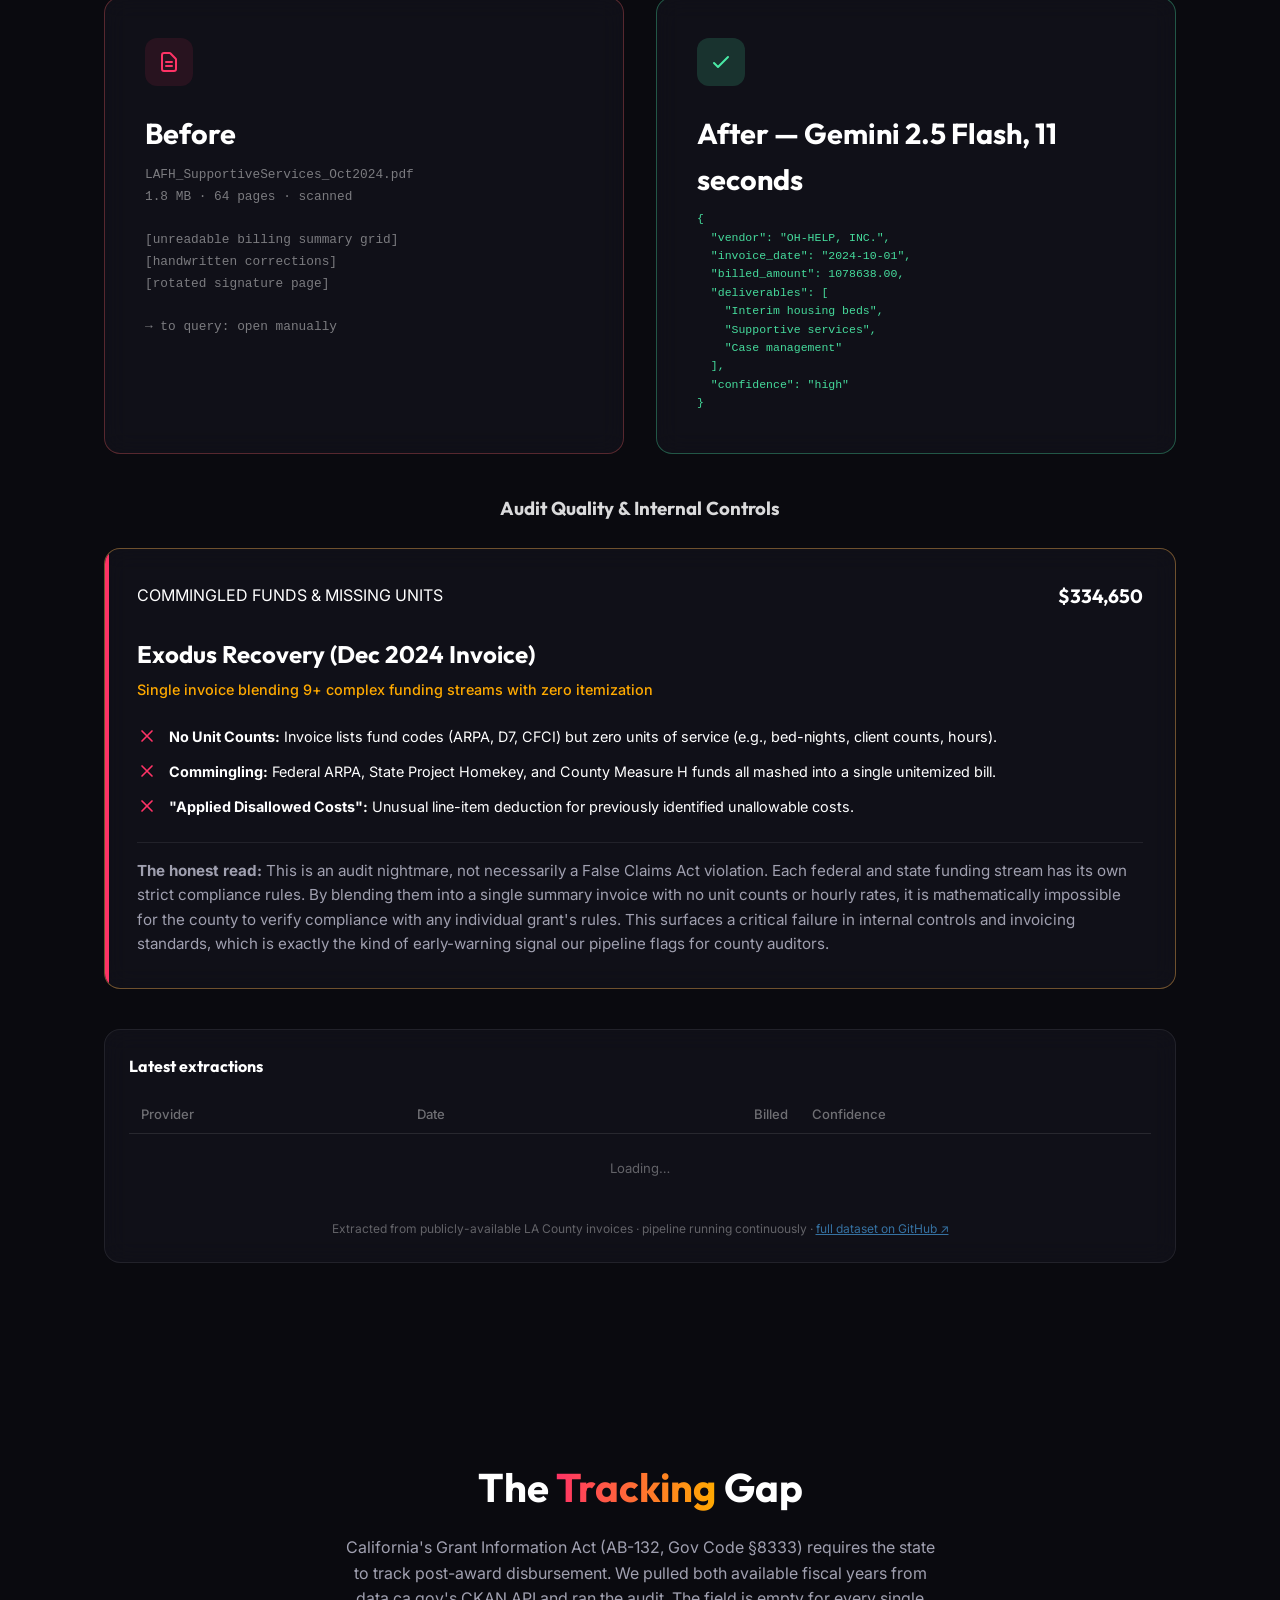
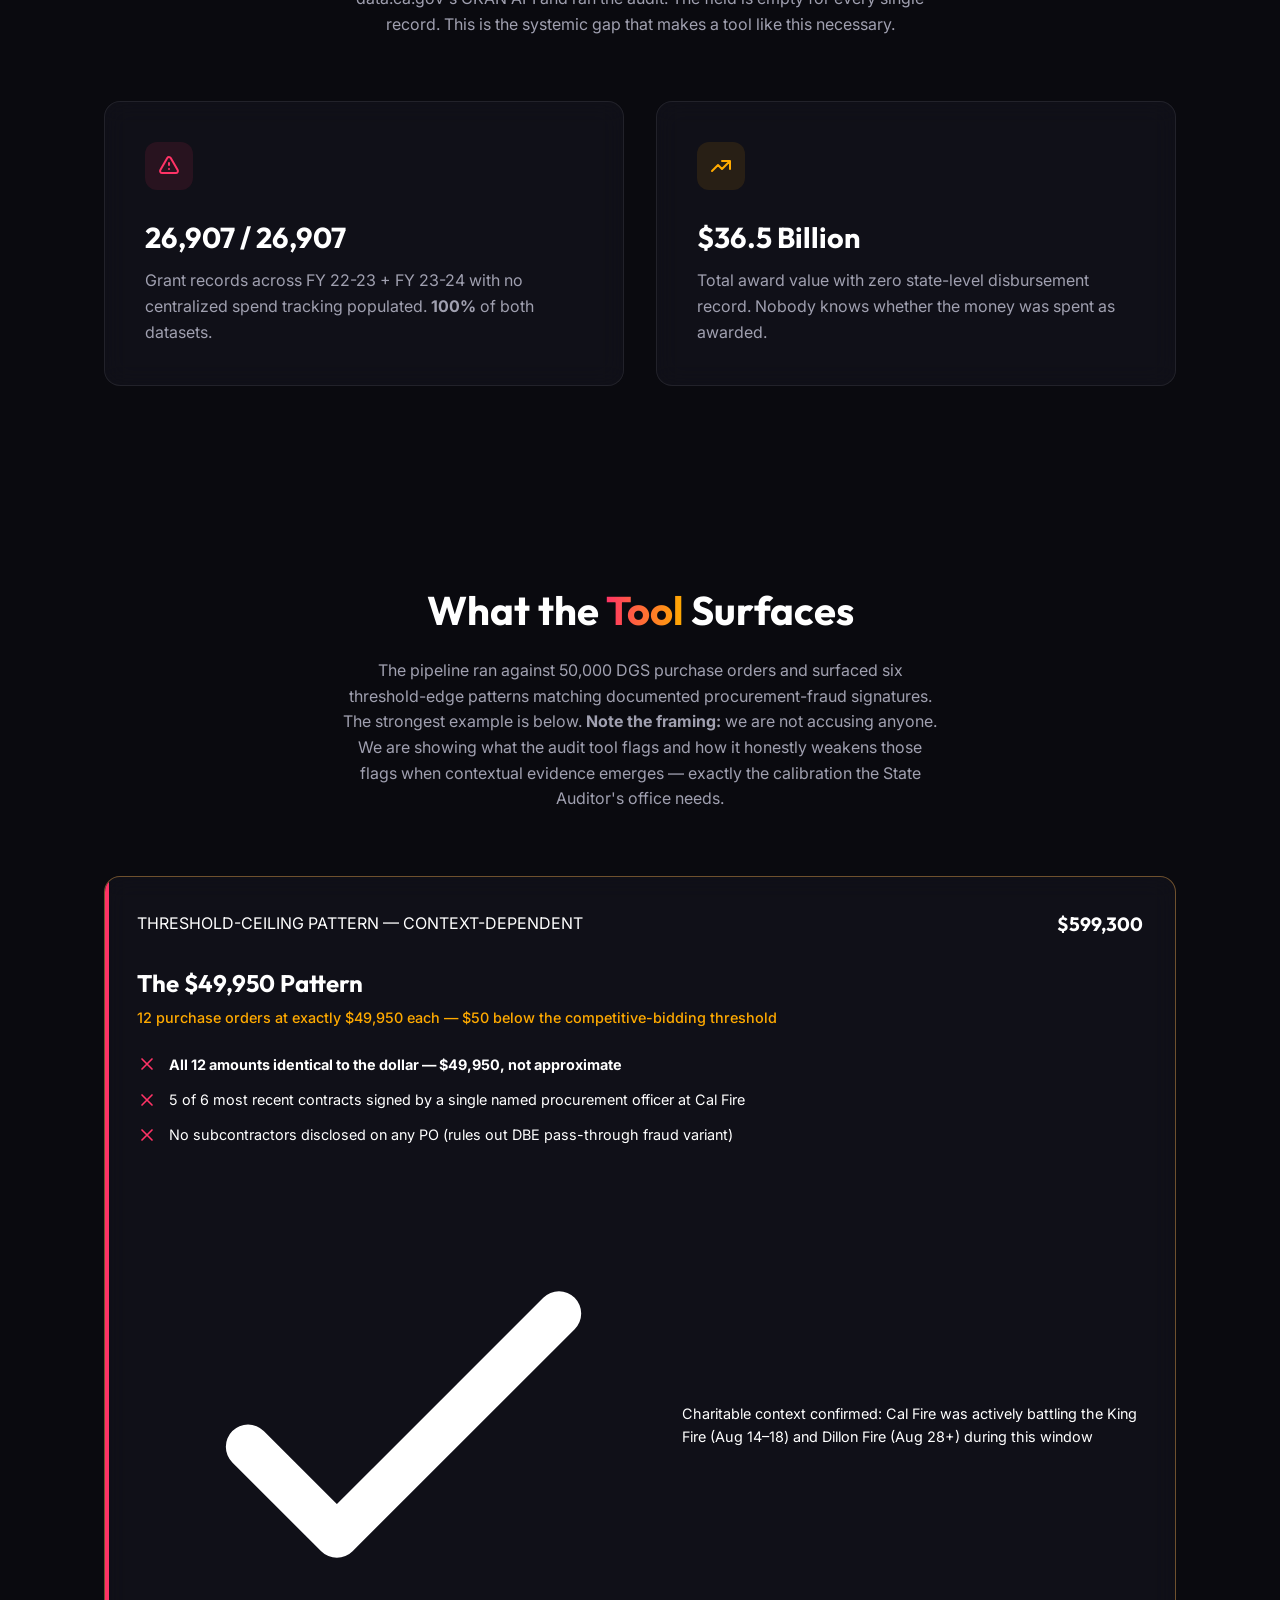
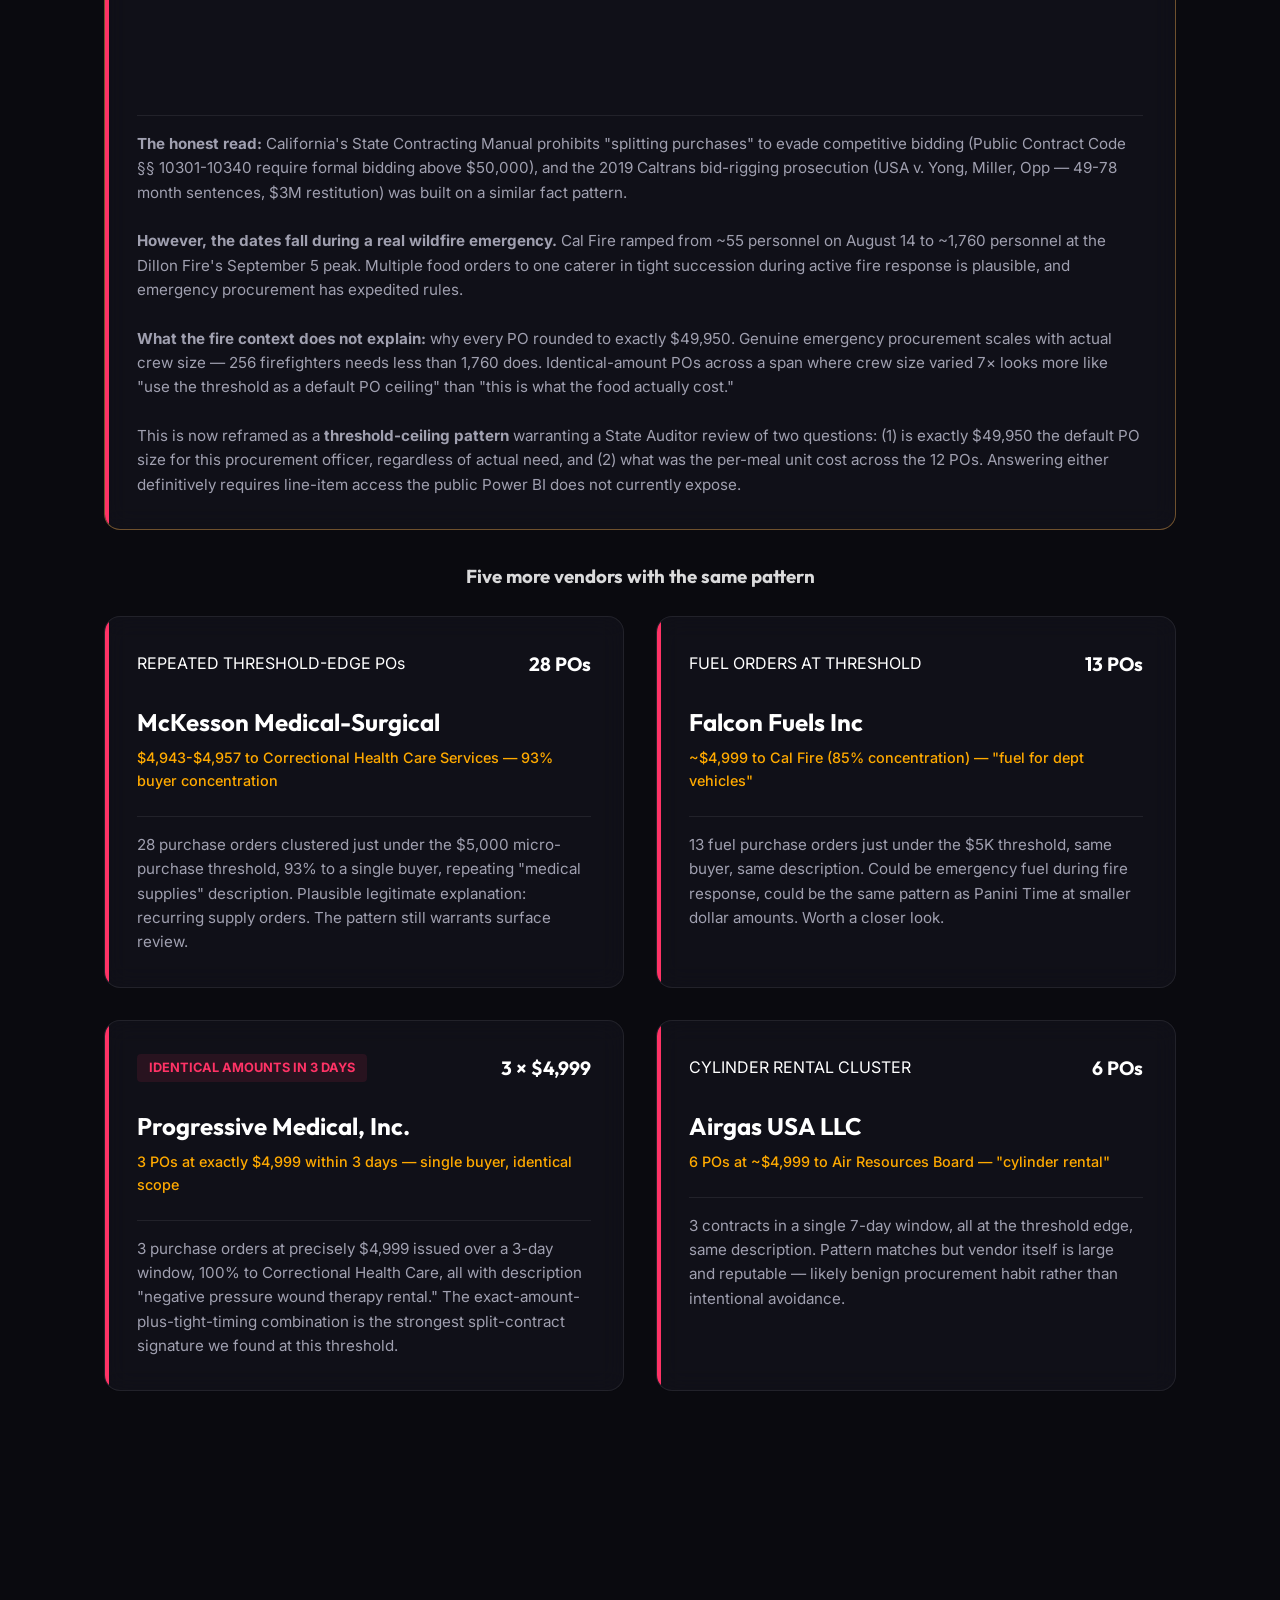
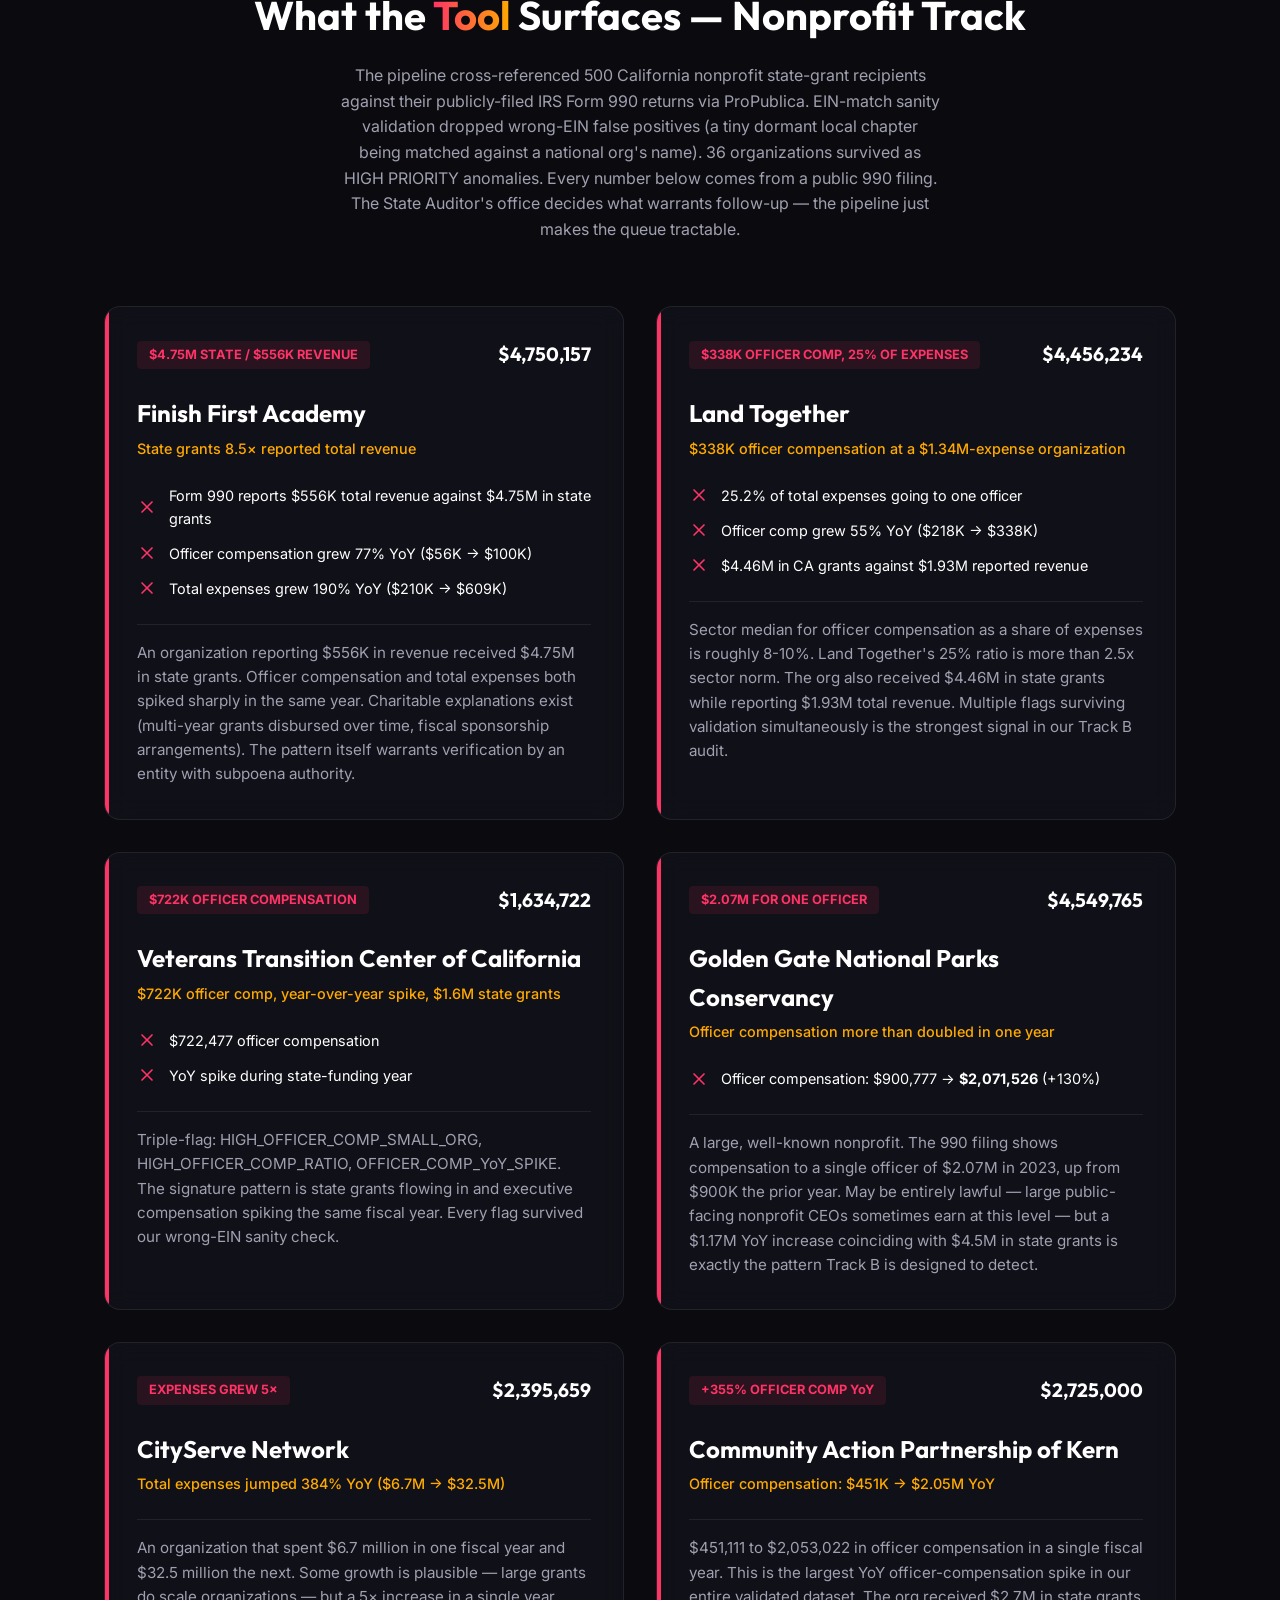
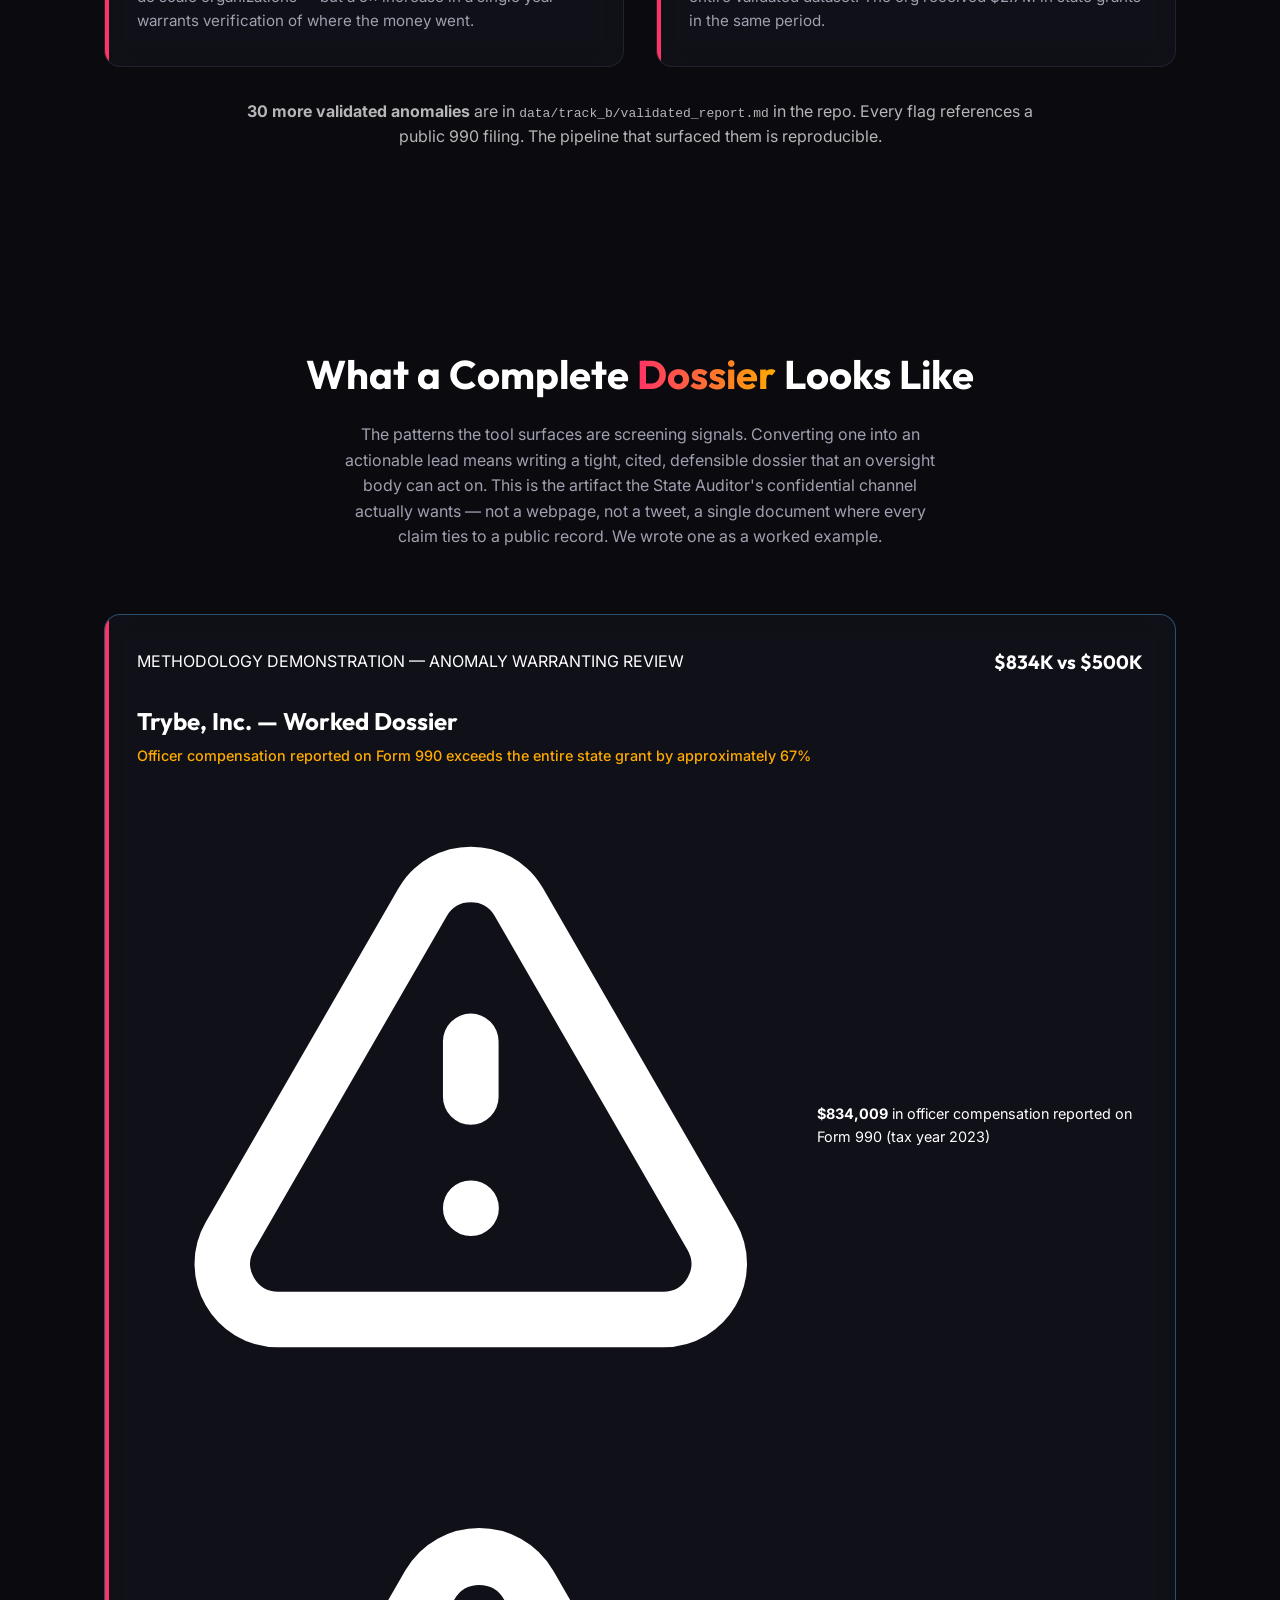
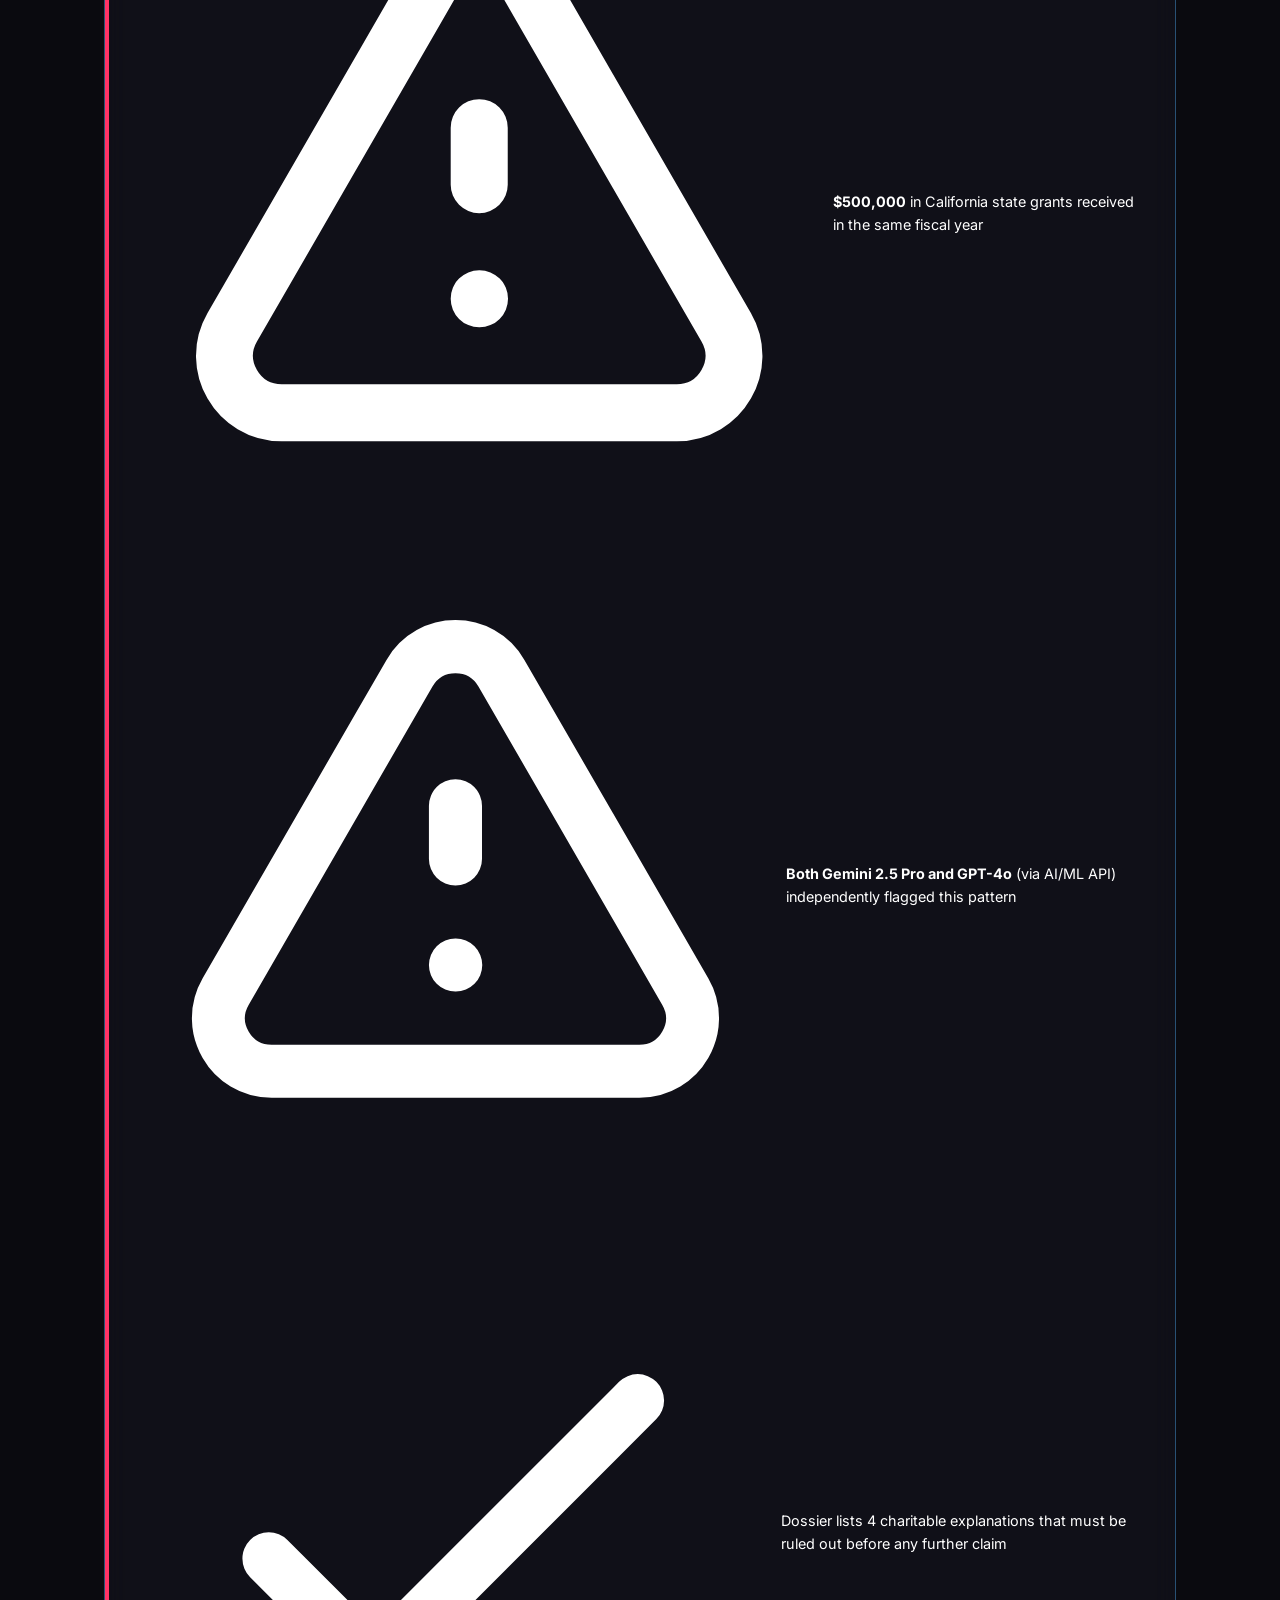
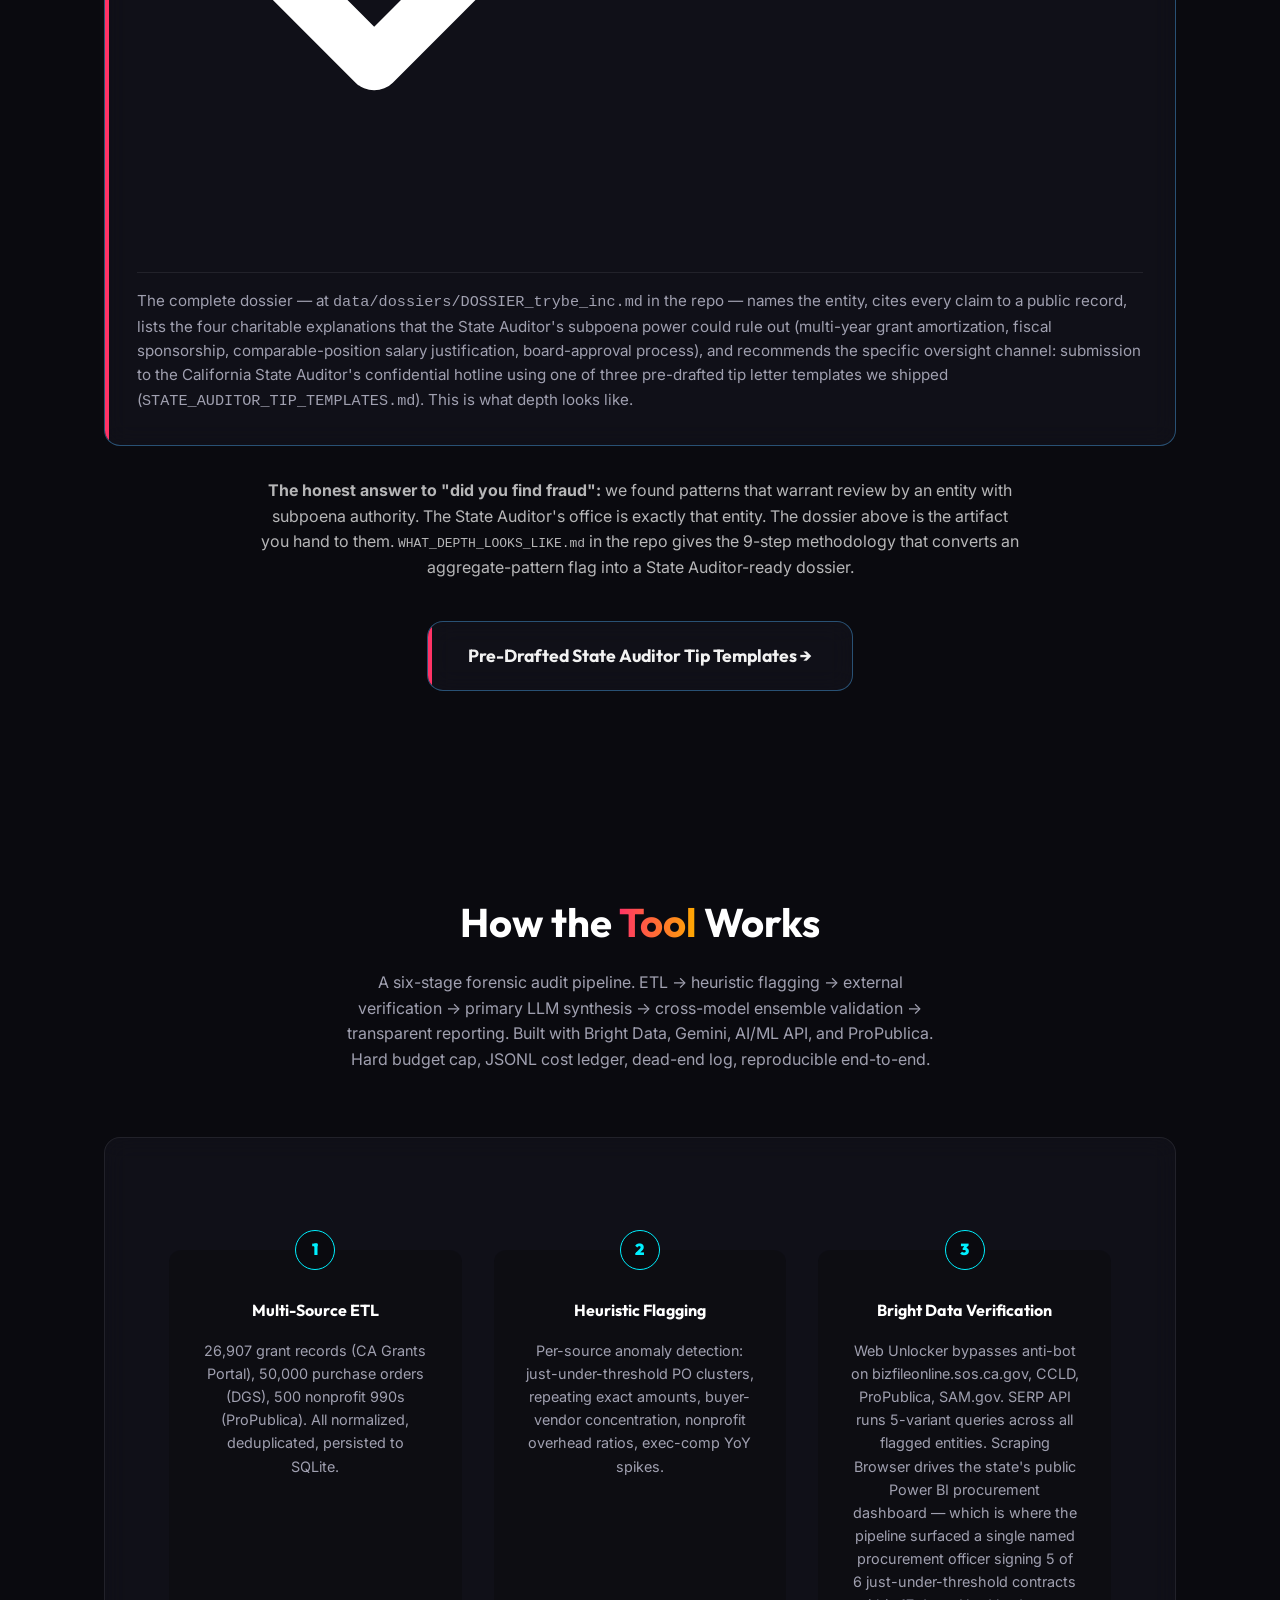
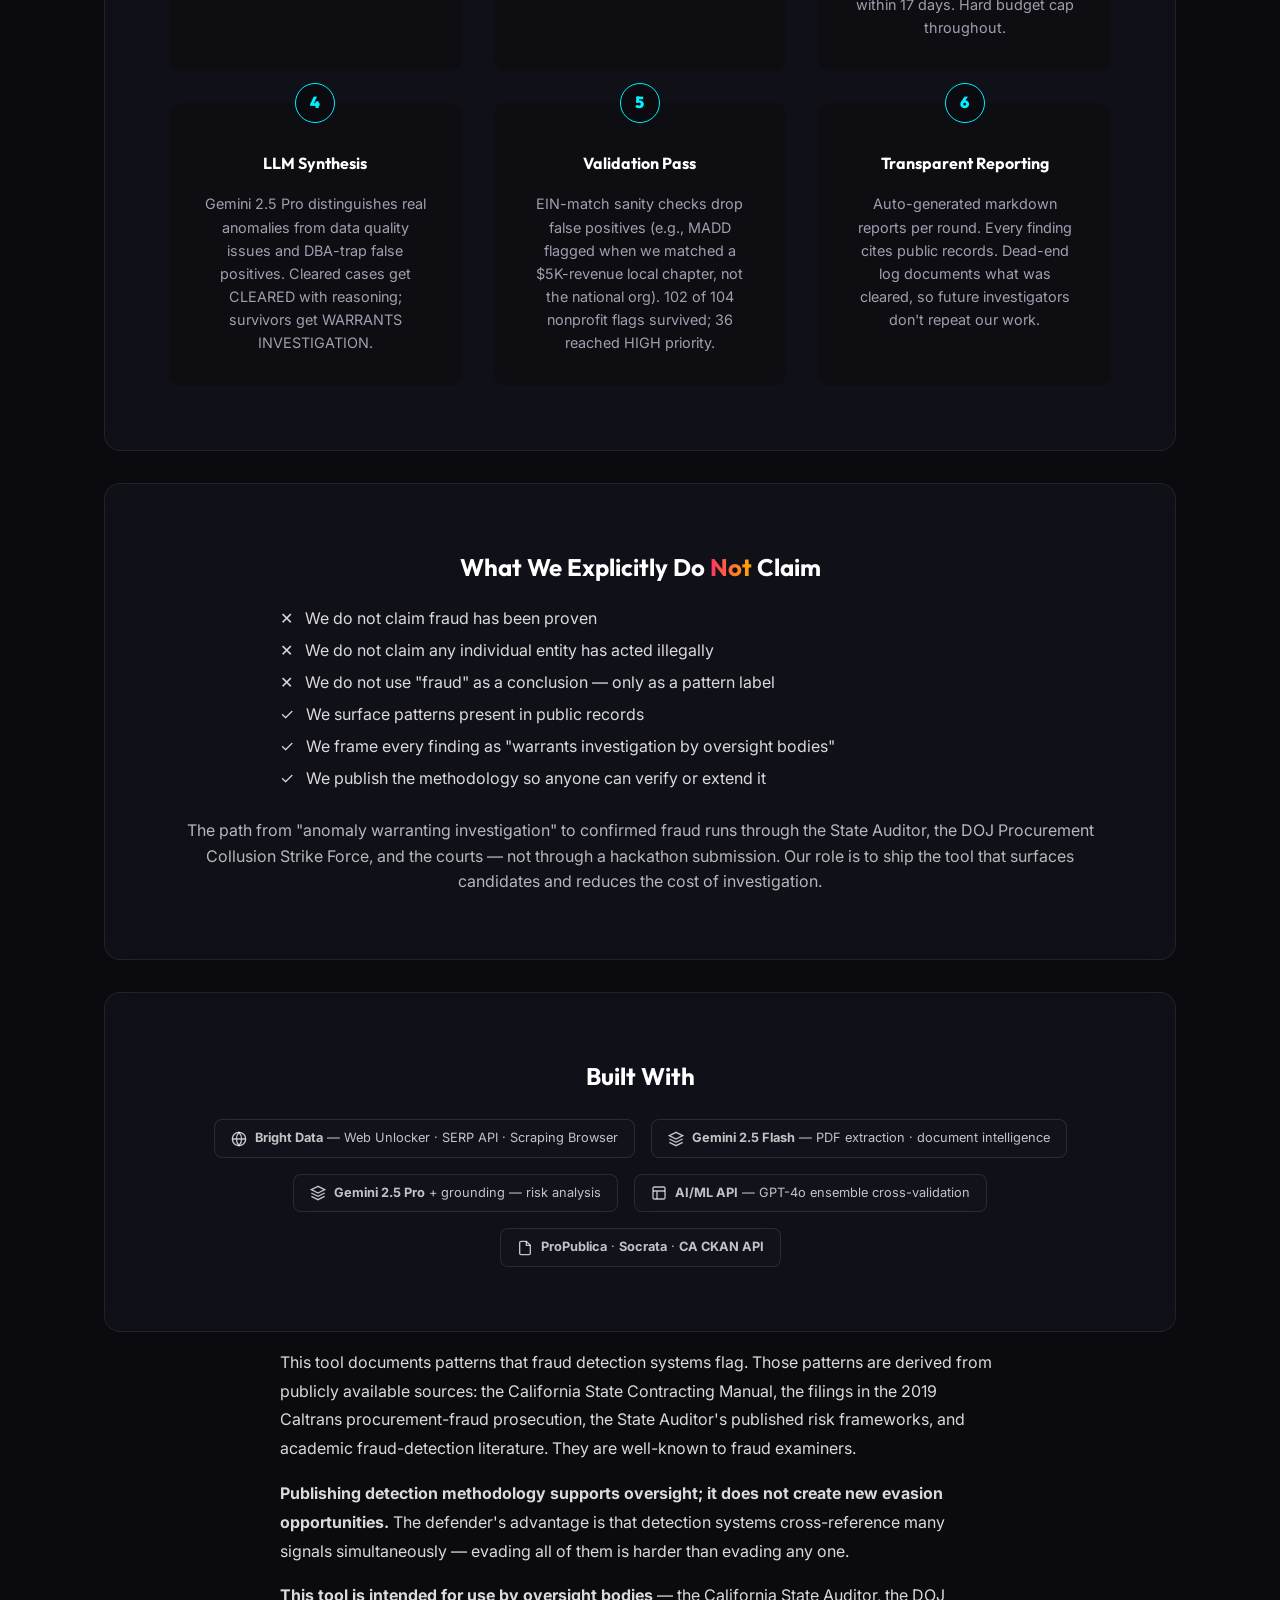
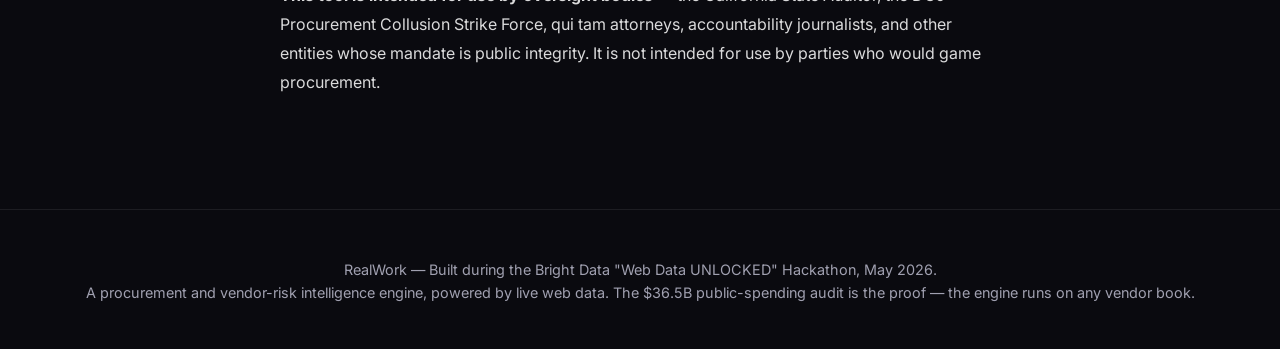
<file: ui/index.html>
<!DOCTYPE html>
<html lang="en">
<head>
    <meta charset="UTF-8">
    <meta name="viewport" content="width=device-width, initial-scale=1.0">
    <title>RealWork — Procurement &amp; Vendor-Risk Intelligence from Live Web Data</title>

    <link rel="preconnect" href="https://fonts.googleapis.com">
    <link rel="preconnect" href="https://fonts.gstatic.com" crossorigin>
    <link href="https://fonts.googleapis.com/css2?family=Inter:wght@300;400;500;600;700&family=Outfit:wght@400;700;900&display=swap" rel="stylesheet">

    <link rel="stylesheet" href="style.css">
</head>
<body>
    <div class="grain-overlay"></div>

    <nav class="navbar glass">
        <div class="logo">
            <svg class="logo-icon" fill="none" stroke="currentColor" viewBox="0 0 24 24" xmlns="http://www.w3.org/2000/svg"><path stroke-linecap="round" stroke-linejoin="round" stroke-width="2" d="M12 11c0 3.517-1.009 6.799-2.753 9.571m-3.44-2.04l.054-.09A13.916 13.916 0 008 11a4 4 0 118 0c0 1.017-.07 2.019-.203 3m-2.118 6.844A21.88 21.88 0 0015.171 17m3.839 1.132c.645-2.266.99-4.659.99-7.132A8 8 0 008 4.07M3 15.364c.64-1.319 1-2.8 1-4.364 0-1.457.39-2.823 1.07-4"></path></svg>
            <span class="logo-text">REAL<span class="accent-text">WORK</span></span>
        </div>
        <div class="nav-links">
            <a href="#alliance" style="color: rgba(80,255,180,0.9);">● LA Alliance Live</a>
            <a href="#audit">The Gap</a>
            <a href="#lead">DGS Patterns</a>
            <a href="#patterns">Nonprofit Patterns</a>
            <a href="#methodology">Methodology</a>
            <a href="submit-a-tip.html" style="color: rgba(80,180,255,0.85);">Submit a Tip</a>
        </div>
    </nav>

    <header class="hero">
        <div class="hero-content">
            <div class="badge">PROCUREMENT &amp; VENDOR-RISK INTELLIGENCE FROM LIVE WEB DATA</div>
            <h1 class="hero-title">Live web data, turned into <span class="accent-text">procurement risk intelligence.</span></h1>
            <p class="hero-subtitle">Finance, procurement, and risk teams need to know which counterparties and spend patterns warrant a second look — <em>before</em> the money moves. RealWork is a multi-source forensic engine that cross-references any vendor or grantee against live web data via Bright Data — Secretary of State registration, license status, federal debarment (SAM.gov), litigation, and financial filings — then surfaces the anomalies that documented fraud patterns predict. <strong>We proved it at scale on $36.5B of public spending. The same engine runs on any vendor book.</strong></p>

            <div class="stat-container glass glow">
                <span class="stat-symbol">$</span>
                <span class="stat-number" id="counter" data-target="36585412711">0</span>
            </div>
            <p class="stat-label">Grant dollars the state cannot account for (FY 22-23 + 23-24)</p>
        </div>

        <div class="scroll-indicator">
            <p>See the tool at work</p>
            <svg class="scroll-arrow" fill="none" stroke="currentColor" viewBox="0 0 24 24"><path stroke-linecap="round" stroke-linejoin="round" stroke-width="2" d="M19 14l-7 7m0 0l-7-7m7 7V3"></path></svg>
        </div>
    </header>

    <section id="alliance" class="section">
        <div class="section-header">
            <h2>The <span class="accent-text">PDF Black Hole</span> — Live</h2>
            <p>LA County publishes 1,652 homeless-service provider invoices as scanned PDFs under the LA Alliance settlement. They're public record — but completely unqueryable. No CSV. No API. An auditor who wants to know what Del Amo Hospital billed last month has to open PDFs one by one. We built a pipeline to fix that, and it's running right now.</p>
        </div>

        <!-- Live counter — fetches ledger.json from GitHub, updates as pipeline runs -->
        <div class="glass" style="padding: 2rem; border-radius: 16px; text-align: center; margin-bottom: 2rem; border: 1px solid rgba(80,255,180,0.25);">
            <div style="display: flex; align-items: center; justify-content: center; gap: 0.5rem; margin-bottom: 1.25rem;">
                <span class="live-pulse"></span>
                <span style="font-size: 0.8rem; letter-spacing: 0.12em; color: rgba(80,255,180,0.9); text-transform: uppercase; font-weight: 600;">Pipeline running — dataset growing</span>
            </div>
            <div style="display: grid; grid-template-columns: 1fr 1fr 1fr; gap: 1.5rem; max-width: 680px; margin: 0 auto;">
                <div>
                    <div class="stat-number" id="alliance-docs" style="font-size: 2.8rem;">123</div>
                    <div style="font-size: 0.8rem; color: rgba(255,255,255,0.55); margin-top: 0.25rem;">invoices extracted</div>
                </div>
                <div>
                    <div class="stat-number" id="alliance-dollars" style="font-size: 2.8rem;">$22.8M</div>
                    <div style="font-size: 0.8rem; color: rgba(255,255,255,0.55); margin-top: 0.25rem;">in billing structured</div>
                </div>
                <div>
                    <div class="stat-number" id="alliance-providers" style="font-size: 2.8rem;">70</div>
                    <div style="font-size: 0.8rem; color: rgba(255,255,255,0.55); margin-top: 0.25rem;">distinct providers</div>
                </div>
            </div>
            <p style="margin-top: 1.25rem; color: rgba(255,255,255,0.45); font-size: 0.8rem;">of 1,652 total documents · pipeline running · <a href="https://github.com/switzloco/realwork/blob/main/data/la_alliance/ledger.json" target="_blank" style="color: rgba(80,180,255,0.7);">ledger.json on GitHub ↗</a></p>
        </div>


        <!-- Before / After showcase -->
        <h3 style="text-align:center; font-family:'Outfit',sans-serif; font-weight:700; margin-bottom:1.5rem; color:rgba(255,255,255,0.85);">Before &amp; After — real invoices, real extractions</h3>
        <div class="grid-2" style="margin-bottom:2rem;">
            <div class="card glass" style="border-color:rgba(255,100,100,0.3);">
                <div class="card-icon red">
                    <svg fill="none" stroke="currentColor" viewBox="0 0 24 24"><path stroke-linecap="round" stroke-linejoin="round" stroke-width="2" d="M9 12h6m-6 4h6m2 5H7a2 2 0 01-2-2V5a2 2 0 012-2h5.586a1 1 0 01.707.293l5.414 5.414a1 1 0 01.293.707V19a2 2 0 01-2 2z"></path></svg>
                </div>
                <h3>Before</h3>
                <p style="font-family: monospace; font-size: 0.8rem; color: rgba(255,255,255,0.45); line-height: 1.7;">LAFH_SupportiveServices_Oct2024.pdf<br>1.8 MB · 64 pages · scanned<br><br>[unreadable billing summary grid]<br>[handwritten corrections]<br>[rotated signature page]<br><br>→ to query: open manually</p>
            </div>
            <div class="card glass" style="border-color:rgba(80,255,180,0.3);">
                <div class="card-icon" style="background: rgba(80,255,180,0.15); color: rgba(80,255,180,0.9);">
                    <svg fill="none" stroke="currentColor" viewBox="0 0 24 24"><path stroke-linecap="round" stroke-linejoin="round" stroke-width="2" d="M5 13l4 4L19 7"></path></svg>
                </div>
                <h3>After — Gemini 2.5 Flash, 11 seconds</h3>
                <pre style="font-size:0.72rem; color:rgba(80,255,180,0.85); text-align:left; overflow:auto; line-height:1.6; margin:0;">{
  "vendor": "OH-HELP, INC.",
  "invoice_date": "2024-10-01",
  "billed_amount": 1078638.00,
  "deliverables": [
    "Interim housing beds",
    "Supportive services",
    "Case management"
  ],
  "confidence": "high"
}</pre>
            </div>
        </div>

        <!-- Exodus Audit Quality Finding Showcase -->
        <h3 style="text-align:center; font-family:'Outfit',sans-serif; font-weight:700; margin-top:2.5rem; margin-bottom:1.5rem; color:rgba(255,255,255,0.85);">Audit Quality & Internal Controls</h3>
        <div class="case-card glass" style="border-color: rgba(255,180,80,0.4); margin-bottom: 2.5rem;">
            <div class="case-header">
                <span class="tag warning">COMMINGLED FUNDS & MISSING UNITS</span>
                <span class="amount">$334,650</span>
            </div>
            <h3>Exodus Recovery (Dec 2024 Invoice)</h3>
            <p class="grant-type">Single invoice blending 9+ complex funding streams with zero itemization</p>

            <div class="evidence-list">
                <div class="evidence-item fail">
                    <svg fill="none" stroke="currentColor" viewBox="0 0 24 24"><path stroke-linecap="round" stroke-linejoin="round" stroke-width="2" d="M6 18L18 6M6 6l12 12"></path></svg>
                    <span><strong>No Unit Counts:</strong> Invoice lists fund codes (ARPA, D7, CFCI) but zero units of service (e.g., bed-nights, client counts, hours).</span>
                </div>
                <div class="evidence-item fail">
                    <svg fill="none" stroke="currentColor" viewBox="0 0 24 24"><path stroke-linecap="round" stroke-linejoin="round" stroke-width="2" d="M6 18L18 6M6 6l12 12"></path></svg>
                    <span><strong>Commingling:</strong> Federal ARPA, State Project Homekey, and County Measure H funds all mashed into a single unitemized bill.</span>
                </div>
                <div class="evidence-item fail">
                    <svg fill="none" stroke="currentColor" viewBox="0 0 24 24"><path stroke-linecap="round" stroke-linejoin="round" stroke-width="2" d="M6 18L18 6M6 6l12 12"></path></svg>
                    <span><strong>"Applied Disallowed Costs":</strong> Unusual line-item deduction for previously identified unallowable costs.</span>
                </div>
            </div>
            <p class="summary">
                <strong>The honest read:</strong> This is an audit nightmare, not necessarily a False Claims Act violation. Each federal and state funding stream has its own strict compliance rules. By blending them into a single summary invoice with no unit counts or hourly rates, it is mathematically impossible for the county to verify compliance with any individual grant's rules. This surfaces a critical failure in internal controls and invoicing standards, which is exactly the kind of early-warning signal our pipeline flags for county auditors.
            </p>
        </div>

        <!-- Live records table — populated from GitHub ledger.json -->
        <div class="glass" style="padding: 1.5rem; border-radius: 16px; overflow-x: auto;">
            <div style="display:flex; justify-content:space-between; align-items:center; margin-bottom:1rem;">
                <h4 style="font-family:'Outfit',sans-serif; margin:0;">Latest extractions</h4>
                <span id="ledger-updated" style="font-size:0.75rem; color:rgba(255,255,255,0.4);"></span>
            </div>
            <table id="ledger-table" style="width:100%; border-collapse:collapse; font-size:0.82rem;">
                <thead>
                    <tr style="color:rgba(255,255,255,0.4); border-bottom:1px solid rgba(255,255,255,0.1);">
                        <th style="text-align:left; padding:0.5rem 0.75rem; font-weight:500;">Provider</th>
                        <th style="text-align:left; padding:0.5rem 0.75rem; font-weight:500;">Date</th>
                        <th style="text-align:right; padding:0.5rem 0.75rem; font-weight:500;">Billed</th>
                        <th style="text-align:left; padding:0.5rem 0.75rem; font-weight:500;">Confidence</th>
                    </tr>
                </thead>
                <tbody id="ledger-tbody">
                    <tr><td colspan="4" style="text-align:center; padding:1.5rem; color:rgba(255,255,255,0.35);">Loading…</td></tr>
                </tbody>
            </table>
            <p style="margin-top:1rem; font-size:0.75rem; color:rgba(255,255,255,0.35); text-align:center;">
                Extracted from publicly-available LA County invoices · pipeline running continuously ·
                <a href="https://github.com/switzloco/realwork" target="_blank" style="color:rgba(80,180,255,0.6);">full dataset on GitHub ↗</a>
            </p>
        </div>
    </section>

    <section id="audit" class="section">
        <div class="section-header">
            <h2>The <span class="accent-text">Tracking</span> Gap</h2>
            <p>California's Grant Information Act (AB-132, Gov Code §8333) requires the state to track post-award disbursement. We pulled both available fiscal years from data.ca.gov's CKAN API and ran the audit. The field is empty for every single record. This is the systemic gap that makes a tool like this necessary.</p>
        </div>

        <div class="grid-2">
            <div class="card glass">
                <div class="card-icon red">
                    <svg fill="none" stroke="currentColor" viewBox="0 0 24 24"><path stroke-linecap="round" stroke-linejoin="round" stroke-width="2" d="M12 9v2m0 4h.01m-6.938 4h13.856c1.54 0 2.502-1.667 1.732-3L13.732 4c-.77-1.333-2.694-1.333-3.464 0L3.34 16c-.77 1.333.192 3 1.732 3z"></path></svg>
                </div>
                <h3>26,907 / 26,907</h3>
                <p>Grant records across FY 22-23 + FY 23-24 with no centralized spend tracking populated. <strong>100%</strong> of both datasets.</p>
            </div>

            <div class="card glass">
                <div class="card-icon amber">
                    <svg fill="none" stroke="currentColor" viewBox="0 0 24 24"><path stroke-linecap="round" stroke-linejoin="round" stroke-width="2" d="M13 7h8m0 0v8m0-8l-8 8-4-4-6 6"></path></svg>
                </div>
                <h3>$36.5 Billion</h3>
                <p>Total award value with zero state-level disbursement record. Nobody knows whether the money was spent as awarded.</p>
            </div>
        </div>
    </section>

    <section id="lead" class="section">
        <div class="section-header">
            <h2>What the <span class="accent-text">Tool</span> Surfaces</h2>
            <p>The pipeline ran against 50,000 DGS purchase orders and surfaced six threshold-edge patterns matching documented procurement-fraud signatures. The strongest example is below. <strong>Note the framing:</strong> we are not accusing anyone. We are showing what the audit tool flags and how it honestly weakens those flags when contextual evidence emerges — exactly the calibration the State Auditor's office needs.</p>
        </div>

        <div class="case-card glass" style="border-color: rgba(255,180,80,0.4);">
            <div class="case-header">
                <span class="tag warning">THRESHOLD-CEILING PATTERN — CONTEXT-DEPENDENT</span>
                <span class="amount">$599,300</span>
            </div>
            <h3>The $49,950 Pattern</h3>
            <p class="grant-type">12 purchase orders at exactly $49,950 each — $50 below the competitive-bidding threshold</p>

            <div class="evidence-list">
                <div class="evidence-item fail">
                    <svg fill="none" stroke="currentColor" viewBox="0 0 24 24"><path stroke-linecap="round" stroke-linejoin="round" stroke-width="2" d="M6 18L18 6M6 6l12 12"></path></svg>
                    <span><strong>All 12 amounts identical to the dollar — $49,950, not approximate</strong></span>
                </div>
                <div class="evidence-item fail">
                    <svg fill="none" stroke="currentColor" viewBox="0 0 24 24"><path stroke-linecap="round" stroke-linejoin="round" stroke-width="2" d="M6 18L18 6M6 6l12 12"></path></svg>
                    <span>5 of 6 most recent contracts signed by a single named procurement officer at Cal Fire</span>
                </div>
                <div class="evidence-item fail">
                    <svg fill="none" stroke="currentColor" viewBox="0 0 24 24"><path stroke-linecap="round" stroke-linejoin="round" stroke-width="2" d="M6 18L18 6M6 6l12 12"></path></svg>
                    <span>No subcontractors disclosed on any PO (rules out DBE pass-through fraud variant)</span>
                </div>
                <div class="evidence-item success">
                    <svg fill="none" stroke="currentColor" viewBox="0 0 24 24"><path stroke-linecap="round" stroke-linejoin="round" stroke-width="2" d="M5 13l4 4L19 7"></path></svg>
                    <span>Charitable context confirmed: Cal Fire was actively battling the King Fire (Aug 14–18) and Dillon Fire (Aug 28+) during this window</span>
                </div>
            </div>
            <p class="summary">
                <strong>The honest read:</strong> California's State Contracting Manual prohibits "splitting purchases" to evade competitive bidding (Public Contract Code §§ 10301-10340 require formal bidding above $50,000), and the 2019 Caltrans bid-rigging prosecution (USA v. Yong, Miller, Opp — 49-78 month sentences, $3M restitution) was built on a similar fact pattern.
                <br><br>
                <strong>However, the dates fall during a real wildfire emergency.</strong> Cal Fire ramped from ~55 personnel on August 14 to ~1,760 personnel at the Dillon Fire's September 5 peak. Multiple food orders to one caterer in tight succession during active fire response is plausible, and emergency procurement has expedited rules.
                <br><br>
                <strong>What the fire context does not explain:</strong> why every PO rounded to exactly $49,950. Genuine emergency procurement scales with actual crew size — 256 firefighters needs less than 1,760 does. Identical-amount POs across a span where crew size varied 7× looks more like "use the threshold as a default PO ceiling" than "this is what the food actually cost."
                <br><br>
                This is now reframed as a <strong>threshold-ceiling pattern</strong> warranting a State Auditor review of two questions: (1) is exactly $49,950 the default PO size for this procurement officer, regardless of actual need, and (2) what was the per-meal unit cost across the 12 POs. Answering either definitively requires line-item access the public Power BI does not currently expose.
            </p>
        </div>

        <div style="margin-top: 2rem;">
            <h3 style="text-align: center; font-family: 'Outfit', sans-serif; font-weight: 700; margin-bottom: 1.5rem; color: rgba(255,255,255,0.85);">Five more vendors with the same pattern</h3>
            <div class="grid-2 case-studies">

                <div class="case-card glass">
                    <div class="case-header">
                        <span class="tag warning">REPEATED THRESHOLD-EDGE POs</span>
                        <span class="amount">28 POs</span>
                    </div>
                    <h3>McKesson Medical-Surgical</h3>
                    <p class="grant-type">$4,943-$4,957 to Correctional Health Care Services — 93% buyer concentration</p>
                    <p class="summary">28 purchase orders clustered just under the $5,000 micro-purchase threshold, 93% to a single buyer, repeating "medical supplies" description. Plausible legitimate explanation: recurring supply orders. The pattern still warrants surface review.</p>
                </div>

                <div class="case-card glass">
                    <div class="case-header">
                        <span class="tag warning">FUEL ORDERS AT THRESHOLD</span>
                        <span class="amount">13 POs</span>
                    </div>
                    <h3>Falcon Fuels Inc</h3>
                    <p class="grant-type">~$4,999 to Cal Fire (85% concentration) — "fuel for dept vehicles"</p>
                    <p class="summary">13 fuel purchase orders just under the $5K threshold, same buyer, same description. Could be emergency fuel during fire response, could be the same pattern as Panini Time at smaller dollar amounts. Worth a closer look.</p>
                </div>

                <div class="case-card glass">
                    <div class="case-header">
                        <span class="tag danger">IDENTICAL AMOUNTS IN 3 DAYS</span>
                        <span class="amount">3 × $4,999</span>
                    </div>
                    <h3>Progressive Medical, Inc.</h3>
                    <p class="grant-type">3 POs at exactly $4,999 within 3 days — single buyer, identical scope</p>
                    <p class="summary">3 purchase orders at precisely $4,999 issued over a 3-day window, 100% to Correctional Health Care, all with description "negative pressure wound therapy rental." The exact-amount-plus-tight-timing combination is the strongest split-contract signature we found at this threshold.</p>
                </div>

                <div class="case-card glass">
                    <div class="case-header">
                        <span class="tag warning">CYLINDER RENTAL CLUSTER</span>
                        <span class="amount">6 POs</span>
                    </div>
                    <h3>Airgas USA LLC</h3>
                    <p class="grant-type">6 POs at ~$4,999 to Air Resources Board — "cylinder rental"</p>
                    <p class="summary">3 contracts in a single 7-day window, all at the threshold edge, same description. Pattern matches but vendor itself is large and reputable — likely benign procurement habit rather than intentional avoidance.</p>
                </div>
            </div>
        </div>
    </section>

    <section id="patterns" class="section">
        <div class="section-header">
            <h2>What the <span class="accent-text">Tool</span> Surfaces — Nonprofit Track</h2>
            <p>The pipeline cross-referenced 500 California nonprofit state-grant recipients against their publicly-filed IRS Form 990 returns via ProPublica. EIN-match sanity validation dropped wrong-EIN false positives (a tiny dormant local chapter being matched against a national org's name). 36 organizations survived as HIGH PRIORITY anomalies. Every number below comes from a public 990 filing. The State Auditor's office decides what warrants follow-up — the pipeline just makes the queue tractable.</p>
        </div>

        <div class="grid-2 case-studies">

            <div class="case-card glass">
                <div class="case-header">
                    <span class="tag danger">$4.75M STATE / $556K REVENUE</span>
                    <span class="amount">$4,750,157</span>
                </div>
                <h3>Finish First Academy</h3>
                <p class="grant-type">State grants 8.5× reported total revenue</p>
                <div class="evidence-list">
                    <div class="evidence-item fail">
                        <svg fill="none" stroke="currentColor" viewBox="0 0 24 24"><path stroke-linecap="round" stroke-linejoin="round" stroke-width="2" d="M6 18L18 6M6 6l12 12"></path></svg>
                        <span>Form 990 reports $556K total revenue against $4.75M in state grants</span>
                    </div>
                    <div class="evidence-item fail">
                        <svg fill="none" stroke="currentColor" viewBox="0 0 24 24"><path stroke-linecap="round" stroke-linejoin="round" stroke-width="2" d="M6 18L18 6M6 6l12 12"></path></svg>
                        <span>Officer compensation grew 77% YoY ($56K → $100K)</span>
                    </div>
                    <div class="evidence-item fail">
                        <svg fill="none" stroke="currentColor" viewBox="0 0 24 24"><path stroke-linecap="round" stroke-linejoin="round" stroke-width="2" d="M6 18L18 6M6 6l12 12"></path></svg>
                        <span>Total expenses grew 190% YoY ($210K → $609K)</span>
                    </div>
                </div>
                <p class="summary">An organization reporting $556K in revenue received $4.75M in state grants. Officer compensation and total expenses both spiked sharply in the same year. Charitable explanations exist (multi-year grants disbursed over time, fiscal sponsorship arrangements). The pattern itself warrants verification by an entity with subpoena authority.</p>
            </div>

            <div class="case-card glass">
                <div class="case-header">
                    <span class="tag danger">$338K OFFICER COMP, 25% OF EXPENSES</span>
                    <span class="amount">$4,456,234</span>
                </div>
                <h3>Land Together</h3>
                <p class="grant-type">$338K officer compensation at a $1.34M-expense organization</p>
                <div class="evidence-list">
                    <div class="evidence-item fail">
                        <svg fill="none" stroke="currentColor" viewBox="0 0 24 24"><path stroke-linecap="round" stroke-linejoin="round" stroke-width="2" d="M6 18L18 6M6 6l12 12"></path></svg>
                        <span>25.2% of total expenses going to one officer</span>
                    </div>
                    <div class="evidence-item fail">
                        <svg fill="none" stroke="currentColor" viewBox="0 0 24 24"><path stroke-linecap="round" stroke-linejoin="round" stroke-width="2" d="M6 18L18 6M6 6l12 12"></path></svg>
                        <span>Officer comp grew 55% YoY ($218K → $338K)</span>
                    </div>
                    <div class="evidence-item fail">
                        <svg fill="none" stroke="currentColor" viewBox="0 0 24 24"><path stroke-linecap="round" stroke-linejoin="round" stroke-width="2" d="M6 18L18 6M6 6l12 12"></path></svg>
                        <span>$4.46M in CA grants against $1.93M reported revenue</span>
                    </div>
                </div>
                <p class="summary">Sector median for officer compensation as a share of expenses is roughly 8-10%. Land Together's 25% ratio is more than 2.5x sector norm. The org also received $4.46M in state grants while reporting $1.93M total revenue. Multiple flags surviving validation simultaneously is the strongest signal in our Track B audit.</p>
            </div>

            <div class="case-card glass">
                <div class="case-header">
                    <span class="tag danger">$722K OFFICER COMPENSATION</span>
                    <span class="amount">$1,634,722</span>
                </div>
                <h3>Veterans Transition Center of California</h3>
                <p class="grant-type">$722K officer comp, year-over-year spike, $1.6M state grants</p>
                <div class="evidence-list">
                    <div class="evidence-item fail">
                        <svg fill="none" stroke="currentColor" viewBox="0 0 24 24"><path stroke-linecap="round" stroke-linejoin="round" stroke-width="2" d="M6 18L18 6M6 6l12 12"></path></svg>
                        <span>$722,477 officer compensation</span>
                    </div>
                    <div class="evidence-item fail">
                        <svg fill="none" stroke="currentColor" viewBox="0 0 24 24"><path stroke-linecap="round" stroke-linejoin="round" stroke-width="2" d="M6 18L18 6M6 6l12 12"></path></svg>
                        <span>YoY spike during state-funding year</span>
                    </div>
                </div>
                <p class="summary">Triple-flag: HIGH_OFFICER_COMP_SMALL_ORG, HIGH_OFFICER_COMP_RATIO, OFFICER_COMP_YoY_SPIKE. The signature pattern is state grants flowing in and executive compensation spiking the same fiscal year. Every flag survived our wrong-EIN sanity check.</p>
            </div>

            <div class="case-card glass">
                <div class="case-header">
                    <span class="tag danger">$2.07M FOR ONE OFFICER</span>
                    <span class="amount">$4,549,765</span>
                </div>
                <h3>Golden Gate National Parks Conservancy</h3>
                <p class="grant-type">Officer compensation more than doubled in one year</p>
                <div class="evidence-list">
                    <div class="evidence-item fail">
                        <svg fill="none" stroke="currentColor" viewBox="0 0 24 24"><path stroke-linecap="round" stroke-linejoin="round" stroke-width="2" d="M6 18L18 6M6 6l12 12"></path></svg>
                        <span>Officer compensation: $900,777 → <strong>$2,071,526</strong> (+130%)</span>
                    </div>
                </div>
                <p class="summary">A large, well-known nonprofit. The 990 filing shows compensation to a single officer of $2.07M in 2023, up from $900K the prior year. May be entirely lawful — large public-facing nonprofit CEOs sometimes earn at this level — but a $1.17M YoY increase coinciding with $4.5M in state grants is exactly the pattern Track B is designed to detect.</p>
            </div>

            <div class="case-card glass">
                <div class="case-header">
                    <span class="tag danger">EXPENSES GREW 5×</span>
                    <span class="amount">$2,395,659</span>
                </div>
                <h3>CityServe Network</h3>
                <p class="grant-type">Total expenses jumped 384% YoY ($6.7M → $32.5M)</p>
                <p class="summary">An organization that spent $6.7 million in one fiscal year and $32.5 million the next. Some growth is plausible — large grants do scale organizations — but a 5× increase in a single year warrants verification of where the money went.</p>
            </div>

            <div class="case-card glass">
                <div class="case-header">
                    <span class="tag danger">+355% OFFICER COMP YoY</span>
                    <span class="amount">$2,725,000</span>
                </div>
                <h3>Community Action Partnership of Kern</h3>
                <p class="grant-type">Officer compensation: $451K → $2.05M YoY</p>
                <p class="summary">$451,111 to $2,053,022 in officer compensation in a single fiscal year. This is the largest YoY officer-compensation spike in our entire validated dataset. The org received $2.7M in state grants in the same period.</p>
            </div>
        </div>

        <p style="text-align: center; margin-top: 2rem; color: rgba(255,255,255,0.7); max-width: 800px; margin-left: auto; margin-right: auto;">
            <strong>30 more validated anomalies</strong> are in <code>data/track_b/validated_report.md</code> in the repo. Every flag references a public 990 filing. The pipeline that surfaced them is reproducible.
        </p>
    </section>

    <section id="dossier" class="section">
        <div class="section-header">
            <h2>What a Complete <span class="accent-text">Dossier</span> Looks Like</h2>
            <p>The patterns the tool surfaces are screening signals. Converting one into an actionable lead means writing a tight, cited, defensible dossier that an oversight body can act on. This is the artifact the State Auditor's confidential channel actually wants — not a webpage, not a tweet, a single document where every claim ties to a public record. We wrote one as a worked example.</p>
        </div>

        <div class="case-card glass" style="border-color: rgba(80,180,255,0.4);">
            <div class="case-header">
                <span class="tag warning">METHODOLOGY DEMONSTRATION — ANOMALY WARRANTING REVIEW</span>
                <span class="amount">$834K vs $500K</span>
            </div>
            <h3>Trybe, Inc. — Worked Dossier</h3>
            <p class="grant-type">Officer compensation reported on Form 990 exceeds the entire state grant by approximately 67%</p>

            <div class="evidence-list">
                <div class="evidence-item warning">
                    <svg fill="none" stroke="currentColor" viewBox="0 0 24 24"><path stroke-linecap="round" stroke-linejoin="round" stroke-width="2" d="M12 9v2m0 4h.01m-6.938 4h13.856c1.54 0 2.502-1.667 1.732-3L13.732 4c-.77-1.333-2.694-1.333-3.464 0L3.34 16c-.77 1.333.192 3 1.732 3z"></path></svg>
                    <span><strong>$834,009</strong> in officer compensation reported on Form 990 (tax year 2023)</span>
                </div>
                <div class="evidence-item warning">
                    <svg fill="none" stroke="currentColor" viewBox="0 0 24 24"><path stroke-linecap="round" stroke-linejoin="round" stroke-width="2" d="M12 9v2m0 4h.01m-6.938 4h13.856c1.54 0 2.502-1.667 1.732-3L13.732 4c-.77-1.333-2.694-1.333-3.464 0L3.34 16c-.77 1.333.192 3 1.732 3z"></path></svg>
                    <span><strong>$500,000</strong> in California state grants received in the same fiscal year</span>
                </div>
                <div class="evidence-item warning">
                    <svg fill="none" stroke="currentColor" viewBox="0 0 24 24"><path stroke-linecap="round" stroke-linejoin="round" stroke-width="2" d="M12 9v2m0 4h.01m-6.938 4h13.856c1.54 0 2.502-1.667 1.732-3L13.732 4c-.77-1.333-2.694-1.333-3.464 0L3.34 16c-.77 1.333.192 3 1.732 3z"></path></svg>
                    <span><strong>Both Gemini 2.5 Pro and GPT-4o</strong> (via AI/ML API) independently flagged this pattern</span>
                </div>
                <div class="evidence-item success">
                    <svg fill="none" stroke="currentColor" viewBox="0 0 24 24"><path stroke-linecap="round" stroke-linejoin="round" stroke-width="2" d="M5 13l4 4L19 7"></path></svg>
                    <span>Dossier lists 4 charitable explanations that must be ruled out before any further claim</span>
                </div>
            </div>
            <p class="summary">
                The complete dossier — at <code>data/dossiers/DOSSIER_trybe_inc.md</code> in the repo — names the entity, cites every claim to a public record, lists the four charitable explanations that the State Auditor's subpoena power could rule out (multi-year grant amortization, fiscal sponsorship, comparable-position salary justification, board-approval process), and recommends the specific oversight channel: submission to the California State Auditor's confidential hotline using one of three pre-drafted tip letter templates we shipped (<code>STATE_AUDITOR_TIP_TEMPLATES.md</code>). This is what depth looks like.
            </p>
        </div>

        <p style="text-align: center; margin-top: 2rem; color: rgba(255,255,255,0.7); max-width: 760px; margin-left: auto; margin-right: auto;">
            <strong>The honest answer to "did you find fraud":</strong> we found patterns that warrant review by an entity with subpoena authority. The State Auditor's office is exactly that entity. The dossier above is the artifact you hand to them. <code>WHAT_DEPTH_LOOKS_LIKE.md</code> in the repo gives the 9-step methodology that converts an aggregate-pattern flag into a State Auditor-ready dossier.
        </p>

        <div style="text-align: center; margin-top: 2.5rem;">
            <a href="submit-a-tip.html" class="case-card glass" style="display: inline-block; padding: 1.25rem 2.5rem; text-decoration: none; color: rgba(255,255,255,0.95); font-family: 'Outfit', sans-serif; font-weight: 700; font-size: 1.1rem; border-color: rgba(80,180,255,0.4);">
                Pre-Drafted State Auditor Tip Templates →
            </a>
        </div>
    </section>

    <section id="methodology" class="section">
        <div class="section-header">
            <h2>How the <span class="accent-text">Tool</span> Works</h2>
            <p>A six-stage forensic audit pipeline. ETL → heuristic flagging → external verification → primary LLM synthesis → cross-model ensemble validation → transparent reporting. Built with Bright Data, Gemini, AI/ML API, and ProPublica. Hard budget cap, JSONL cost ledger, dead-end log, reproducible end-to-end.</p>
        </div>

        <div class="methodology-card glass">
            <div class="methodology-grid">
                <div class="method-step">
                    <div class="step-num">1</div>
                    <h4>Multi-Source ETL</h4>
                    <p>26,907 grant records (CA Grants Portal), 50,000 purchase orders (DGS), 500 nonprofit 990s (ProPublica). All normalized, deduplicated, persisted to SQLite.</p>
                </div>
                <div class="method-step">
                    <div class="step-num">2</div>
                    <h4>Heuristic Flagging</h4>
                    <p>Per-source anomaly detection: just-under-threshold PO clusters, repeating exact amounts, buyer-vendor concentration, nonprofit overhead ratios, exec-comp YoY spikes.</p>
                </div>
                <div class="method-step">
                    <div class="step-num">3</div>
                    <h4>Bright Data Verification</h4>
                    <p>Web Unlocker bypasses anti-bot on bizfileonline.sos.ca.gov, CCLD, ProPublica, SAM.gov. SERP API runs 5-variant queries across all flagged entities. Scraping Browser drives the state's public Power BI procurement dashboard — which is where the pipeline surfaced a single named procurement officer signing 5 of 6 just-under-threshold contracts within 17 days. Hard budget cap throughout.</p>
                </div>
                <div class="method-step">
                    <div class="step-num">4</div>
                    <h4>LLM Synthesis</h4>
                    <p>Gemini 2.5 Pro distinguishes real anomalies from data quality issues and DBA-trap false positives. Cleared cases get CLEARED with reasoning; survivors get WARRANTS INVESTIGATION.</p>
                </div>
                <div class="method-step">
                    <div class="step-num">5</div>
                    <h4>Validation Pass</h4>
                    <p>EIN-match sanity checks drop false positives (e.g., MADD flagged when we matched a $5K-revenue local chapter, not the national org). 102 of 104 nonprofit flags survived; 36 reached HIGH priority.</p>
                </div>
                <div class="method-step">
                    <div class="step-num">6</div>
                    <h4>Transparent Reporting</h4>
                    <p>Auto-generated markdown reports per round. Every finding cites public records. Dead-end log documents what was cleared, so future investigators don't repeat our work.</p>
                </div>
            </div>
        </div>

        <div class="methodology-card glass" style="margin-top: 2rem;">
            <h2>What We Explicitly Do <span class="accent-text">Not</span> Claim</h2>
            <ul style="text-align: left; max-width: 720px; margin: 1rem auto; line-height: 2; color: rgba(255,255,255,0.85); list-style: none; padding: 0;">
                <li>✕ &nbsp; We do not claim fraud has been proven</li>
                <li>✕ &nbsp; We do not claim any individual entity has acted illegally</li>
                <li>✕ &nbsp; We do not use "fraud" as a conclusion — only as a pattern label</li>
                <li>✓ &nbsp; We surface patterns present in public records</li>
                <li>✓ &nbsp; We frame every finding as "warrants investigation by oversight bodies"</li>
                <li>✓ &nbsp; We publish the methodology so anyone can verify or extend it</li>
            </ul>
            <p style="text-align: center; margin-top: 1.5rem; color: rgba(255,255,255,0.7);">
                The path from "anomaly warranting investigation" to confirmed fraud runs through the State Auditor, the DOJ Procurement Collusion Strike Force, and the courts — not through a hackathon submission. Our role is to ship the tool that surfaces candidates and reduces the cost of investigation.
            </p>
        </div>

        <div class="methodology-card glass" style="margin-top: 2rem;">
            <h2 style="text-align:center; margin-bottom:1.5rem;">Built With</h2>
            <div style="display:flex; flex-wrap:wrap; gap:1rem; justify-content:center; align-items:center;">
                <a href="https://brightdata.com" target="_blank" class="tech-badge glass">
                    <svg width="16" height="16" viewBox="0 0 24 24" fill="none" stroke="currentColor" stroke-width="2"><circle cx="12" cy="12" r="10"/><path d="M2 12h20M12 2a15.3 15.3 0 0 1 4 10 15.3 15.3 0 0 1-4 10 15.3 15.3 0 0 1-4-10 15.3 15.3 0 0 1 4-10z"/></svg>
                    <span><strong>Bright Data</strong> — Web Unlocker · SERP API · Scraping Browser</span>
                </a>
                <span class="tech-badge glass">
                    <svg width="16" height="16" viewBox="0 0 24 24" fill="none" stroke="currentColor" stroke-width="2"><path d="M12 2L2 7l10 5 10-5-10-5zM2 17l10 5 10-5M2 12l10 5 10-5"/></svg>
                    <span><strong>Gemini 2.5 Flash</strong> — PDF extraction · document intelligence</span>
                </span>
                <span class="tech-badge glass">
                    <svg width="16" height="16" viewBox="0 0 24 24" fill="none" stroke="currentColor" stroke-width="2"><path d="M12 2L2 7l10 5 10-5-10-5zM2 17l10 5 10-5M2 12l10 5 10-5"/></svg>
                    <span><strong>Gemini 2.5 Pro</strong> + grounding — risk analysis</span>
                </span>
                <span class="tech-badge glass">
                    <svg width="16" height="16" viewBox="0 0 24 24" fill="none" stroke="currentColor" stroke-width="2"><rect x="3" y="3" width="18" height="18" rx="2"/><path d="M3 9h18M9 21V9"/></svg>
                    <span><strong>AI/ML API</strong> — GPT-4o ensemble cross-validation</span>
                </span>
                <span class="tech-badge glass">
                    <svg width="16" height="16" viewBox="0 0 24 24" fill="none" stroke="currentColor" stroke-width="2"><path d="M14 2H6a2 2 0 0 0-2 2v16a2 2 0 0 0 2 2h12a2 2 0 0 0 2-2V8z"/><polyline points="14 2 14 8 20 8"/></svg>
                    <span><strong>ProPublica</strong> · <strong>Socrata</strong> · <strong>CA CKAN API</strong></span>
                </span>
            </div>
        </div>
            <p style="text-align: left; max-width: 720px; margin: 1rem auto; line-height: 1.8; color: rgba(255,255,255,0.85);">
                This tool documents patterns that fraud detection systems flag. Those patterns are derived from publicly available sources: the California State Contracting Manual, the filings in the 2019 Caltrans procurement-fraud prosecution, the State Auditor's published risk frameworks, and academic fraud-detection literature. They are well-known to fraud examiners.
            </p>
            <p style="text-align: left; max-width: 720px; margin: 1rem auto; line-height: 1.8; color: rgba(255,255,255,0.85);">
                <strong>Publishing detection methodology supports oversight; it does not create new evasion opportunities.</strong> The defender's advantage is that detection systems cross-reference many signals simultaneously — evading all of them is harder than evading any one.
            </p>
            <p style="text-align: left; max-width: 720px; margin: 1rem auto; line-height: 1.8; color: rgba(255,255,255,0.85);">
                <strong>This tool is intended for use by oversight bodies</strong> — the California State Auditor, the DOJ Procurement Collusion Strike Force, qui tam attorneys, accountability journalists, and other entities whose mandate is public integrity. It is not intended for use by parties who would game procurement.
            </p>
        </div>
    </section>

    <footer>
        <p>RealWork — Built during the Bright Data "Web Data UNLOCKED" Hackathon, May 2026.<br>A procurement and vendor-risk intelligence engine, powered by live web data. The $36.5B public-spending audit is the proof — the engine runs on any vendor book.</p>
    </footer>

    <script src="script.js"></script>
</body>
</html>
</file>
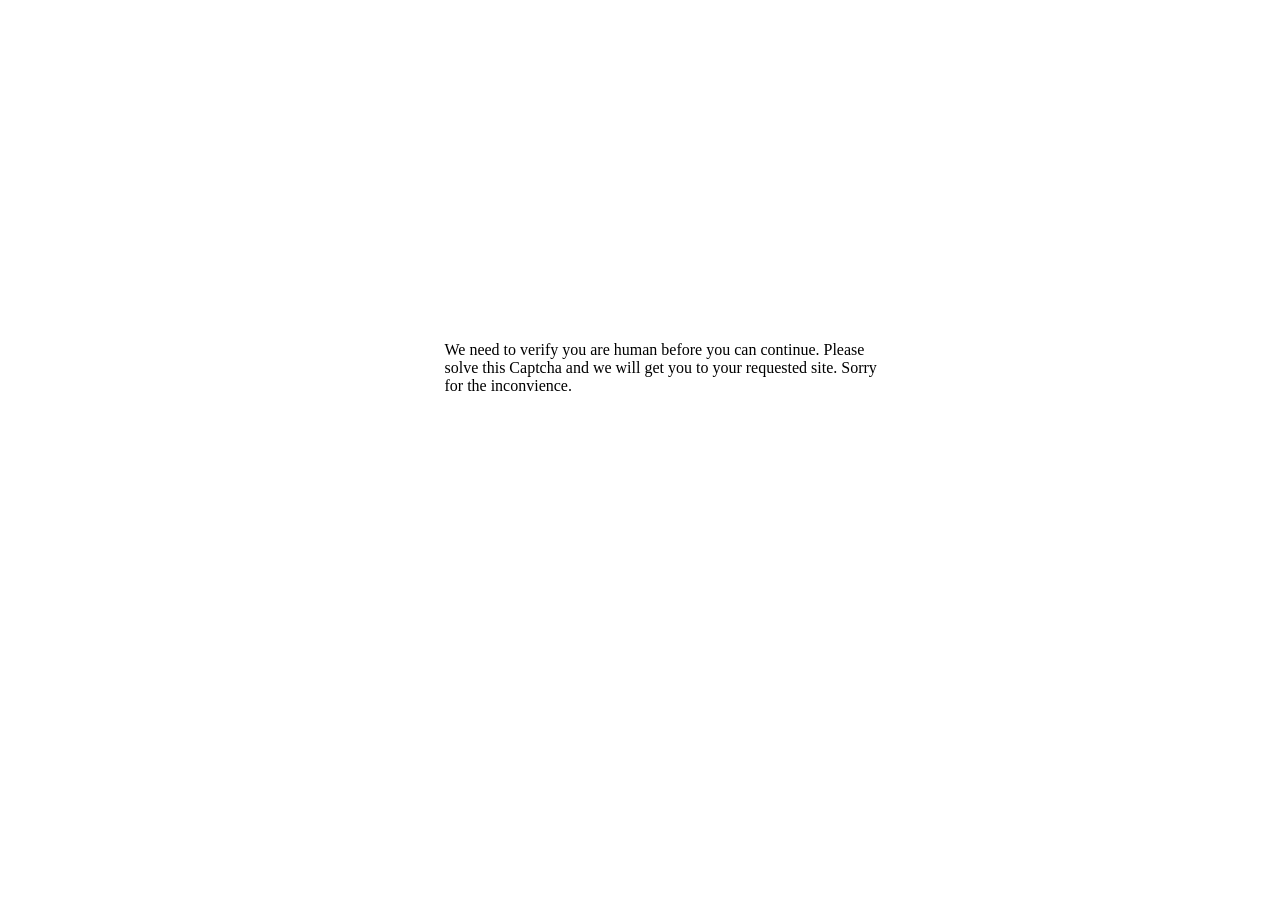
<file: oc_test.html>
<html>
<head>
<style>
#captcha_frame{
position: relative;
background-color: white;
margin: 2em;
width: 35%;
height: 20%;
top: 35%;
left: 32%;
}
</style>
<title>HAProxy Challenge</title>
<script src="https://js.hcaptcha.com/1/api.js" async defer></script>
<script type="text/javascript">
function captcha_done(h_captcha_response)
{
var captcha_resp_body = "h-captcha-response=" + h_captcha_response + "&location=" + encodeURIComponent(document.URL);
var makereport = new XMLHttpRequest();
makereport.open("POST", "/.well-known/haproxy/captcha_callback/hcaptcha", true);
makereport.setRequestHeader("Content-type", "application/x-www-form-urlencoded");
makereport.setRequestHeader("Content-length", captcha_resp_body.length);
makereport.setRequestHeader("Connection", "close");
makereport.onreadystatechange = function () {
if(makereport.readyState == 4 && makereport.status == 200 ) {
document.cookie = "solved_captcha="+makereport.responseText+"; Path=/; Secure";
location.reload();
}
}
makereport.send(captcha_resp_body);
}
</script>
</head>
<body>
<div id="captcha_frame">
<p>We need to verify you are human before you can continue.  Please solve this Captcha and we will get you to your requested site.  Sorry for the inconvience.</p>
<form name="captcha_form" action="/.well-known/haproxy/captcha_callback/hcaptcha" method="POST">
<input type="hidden" name="h-captcha-response" value="">
<div class="h-captcha" data-sitekey="5ddae562-c25e-4910-85ae-e758f8841672" data-callback="captcha_done"></div>
</form>
</div>
</body>
</html>
</file>
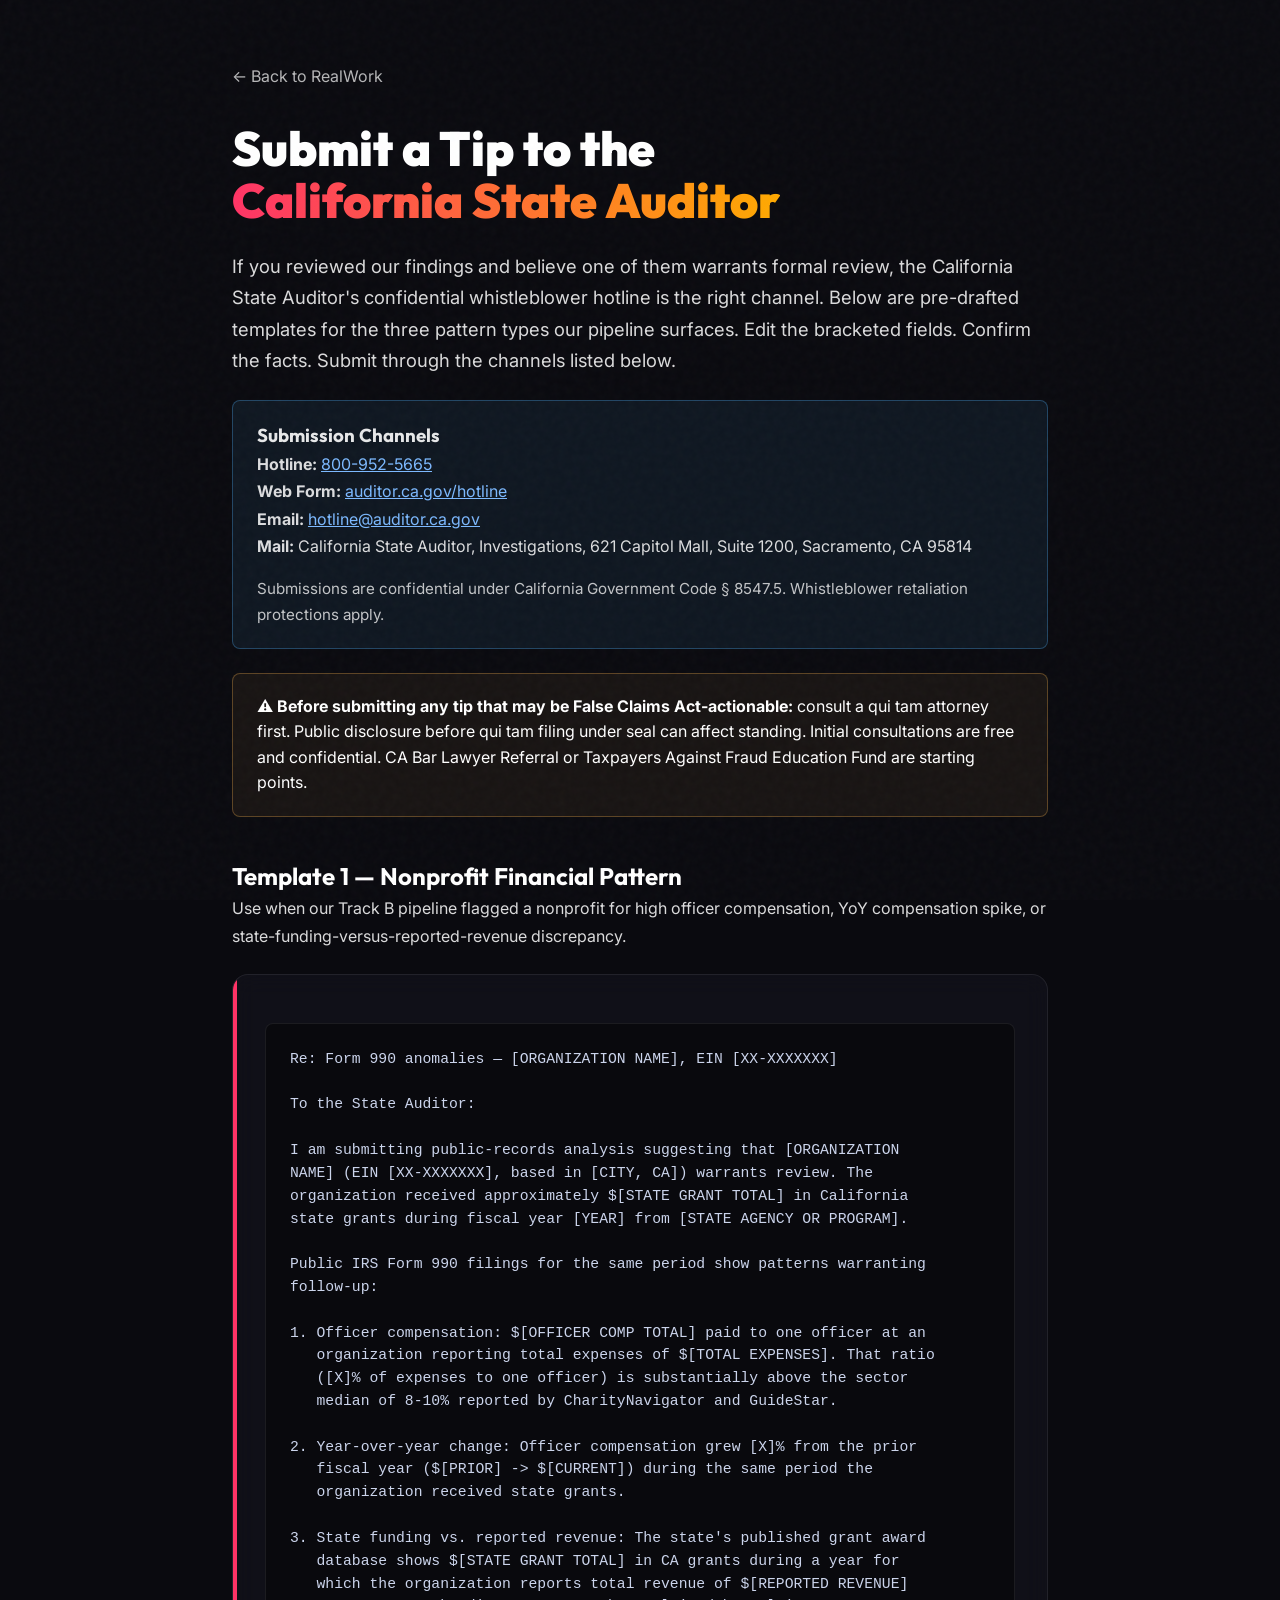
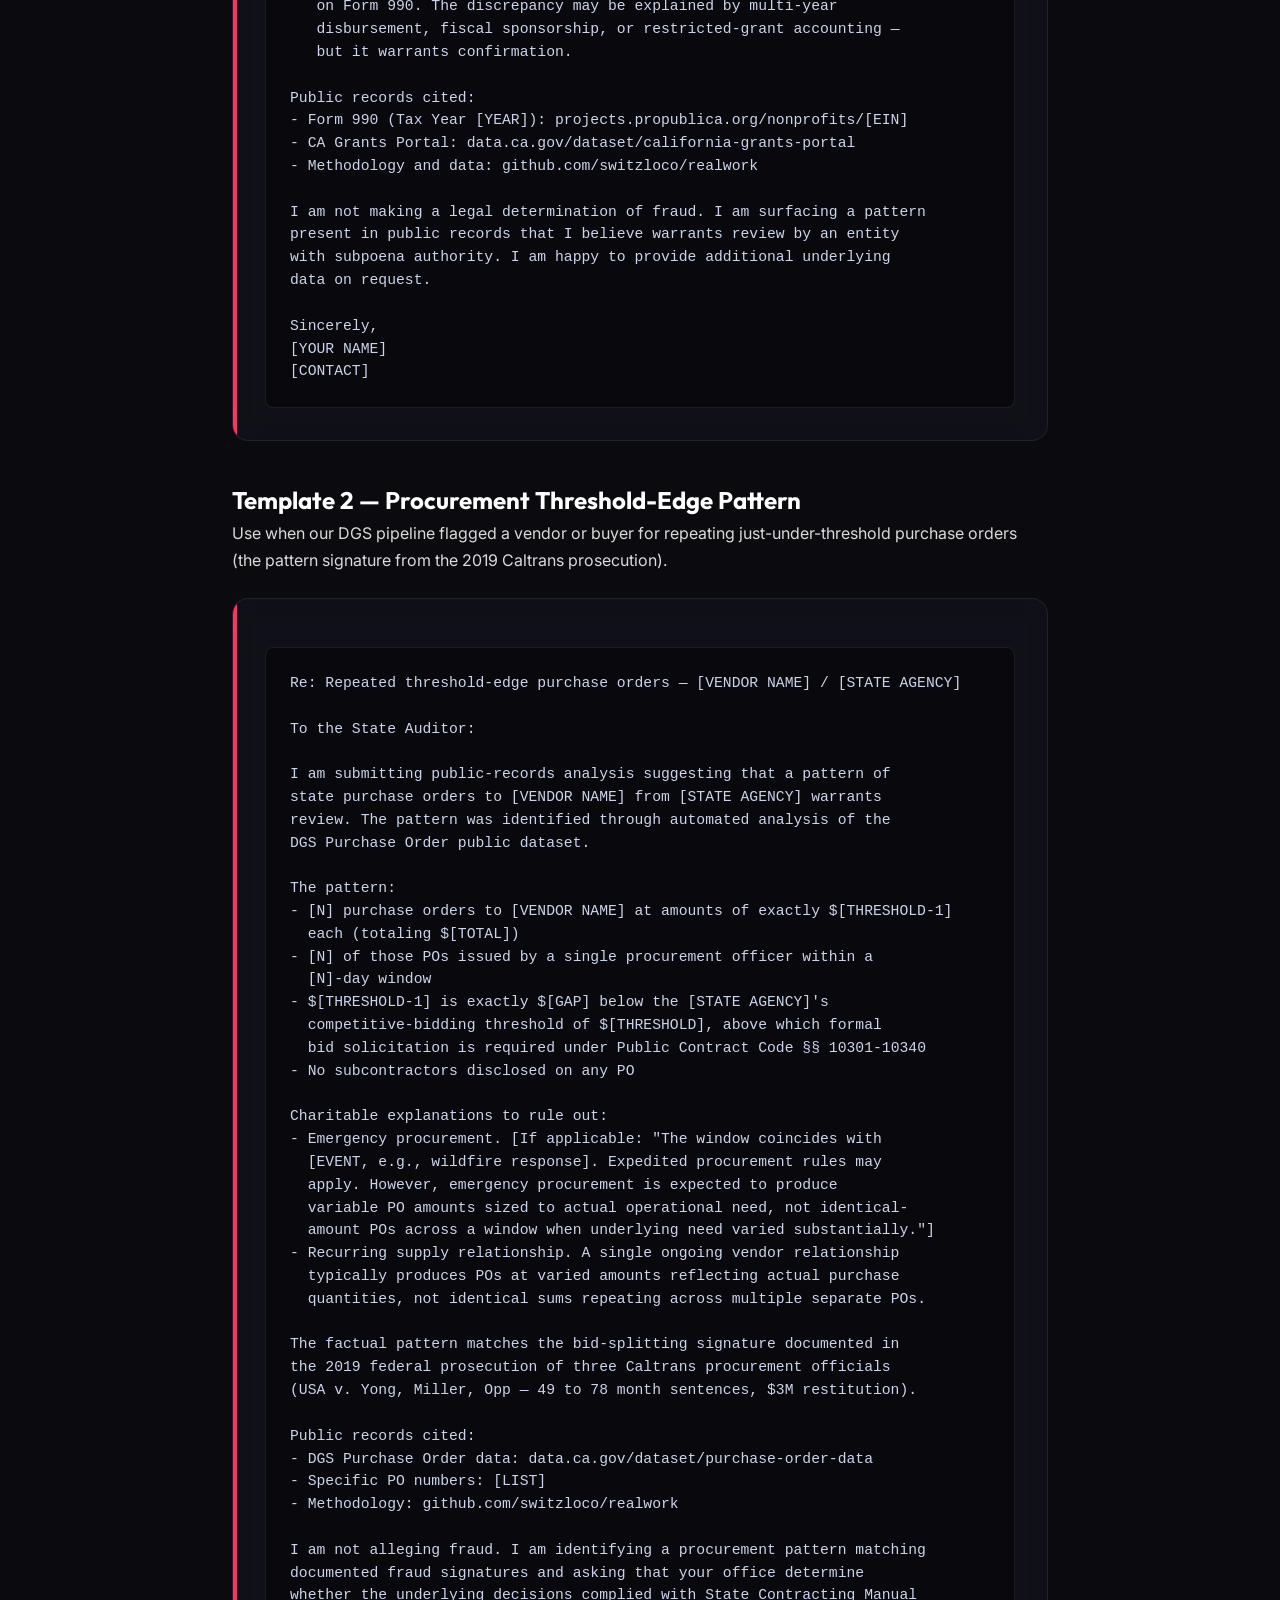
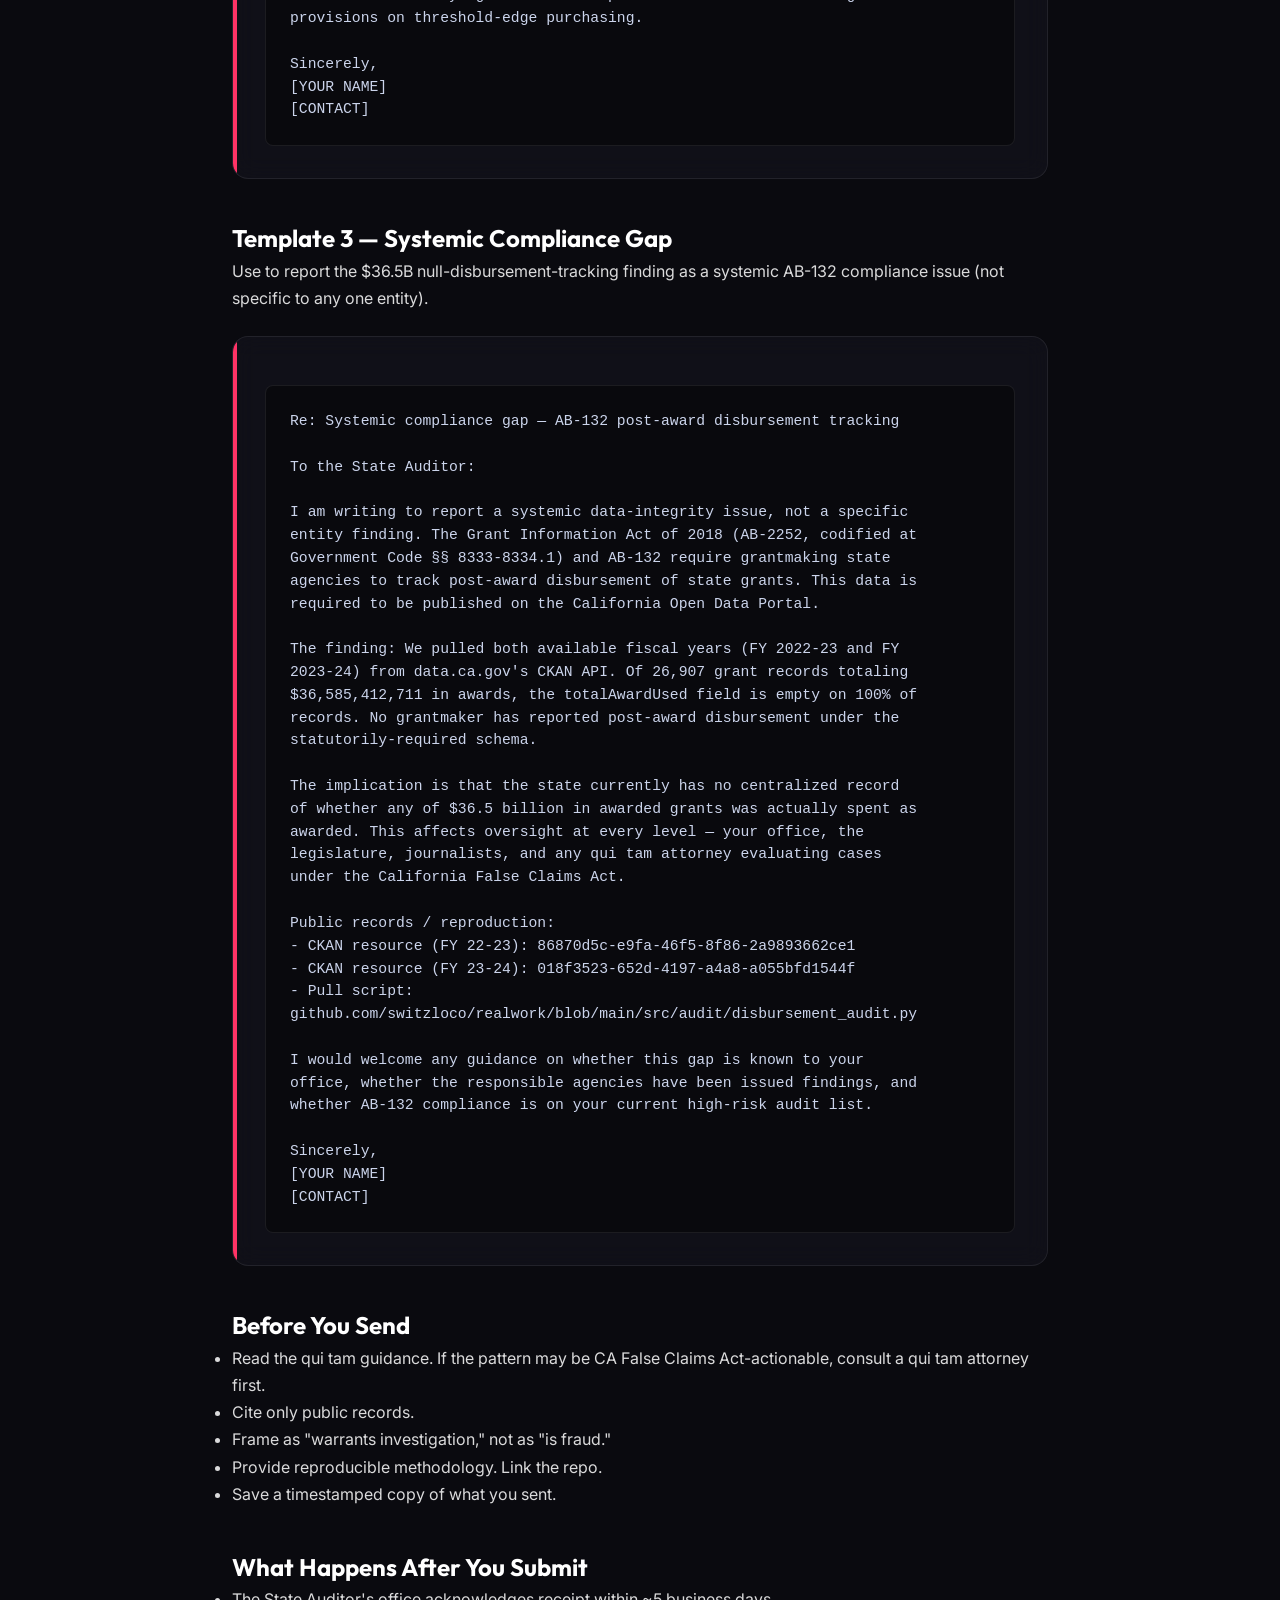
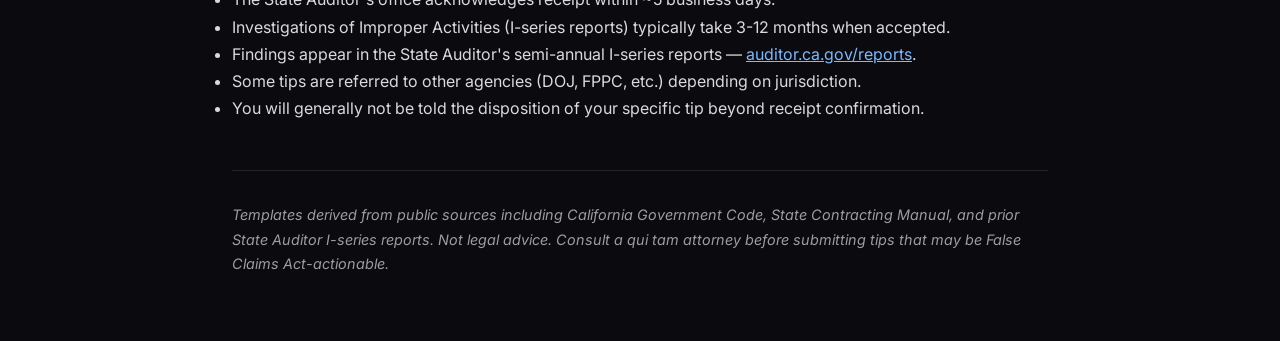
<file: docs/submit-a-tip.html>
<!DOCTYPE html>
<html lang="en">
<head>
    <meta charset="UTF-8">
    <meta name="viewport" content="width=device-width, initial-scale=1.0">
    <title>RealWork — Submit a Tip to the California State Auditor</title>

    <link rel="preconnect" href="https://fonts.googleapis.com">
    <link rel="preconnect" href="https://fonts.gstatic.com" crossorigin>
    <link href="https://fonts.googleapis.com/css2?family=Inter:wght@300;400;500;600;700&family=Outfit:wght@400;700;900&display=swap" rel="stylesheet">

    <link rel="stylesheet" href="style.css">
    <style>
        .tip-page { max-width: 880px; margin: 0 auto; padding: 4rem 2rem; }
        .tip-page h1 { font-family: 'Outfit', sans-serif; font-weight: 900; font-size: 3rem; line-height: 1.1; }
        .tip-page h2 { font-family: 'Outfit', sans-serif; font-weight: 700; margin-top: 2.5rem; }
        .tip-page h3 { font-family: 'Outfit', sans-serif; font-weight: 700; margin-top: 2rem; color: rgba(255,255,255,0.9); }
        .tip-page p, .tip-page li { color: rgba(255,255,255,0.85); line-height: 1.7; }
        .tip-card { padding: 2rem; margin-top: 1.5rem; }
        .tip-card pre {
            white-space: pre-wrap;
            background: rgba(0,0,0,0.4);
            border: 1px solid rgba(255,255,255,0.08);
            padding: 1.5rem;
            border-radius: 8px;
            font-family: 'Courier New', monospace;
            font-size: 0.92rem;
            line-height: 1.55;
            color: rgba(220,230,255,0.92);
            margin-top: 1rem;
        }
        .channel-box {
            padding: 1.25rem 1.5rem;
            border-radius: 8px;
            background: rgba(80,180,255,0.08);
            border: 1px solid rgba(80,180,255,0.3);
            margin-top: 1.5rem;
        }
        .warning-box {
            padding: 1.25rem 1.5rem;
            border-radius: 8px;
            background: rgba(255,180,80,0.06);
            border: 1px solid rgba(255,180,80,0.3);
            margin-top: 1.5rem;
        }
        .back-link { display: inline-block; margin-bottom: 2rem; color: rgba(255,255,255,0.7); text-decoration: none; }
        .back-link:hover { color: rgba(255,255,255,1); }
    </style>
</head>
<body>
    <div class="grain-overlay"></div>

    <div class="tip-page">
        <a href="index.html" class="back-link">← Back to RealWork</a>

        <h1>Submit a Tip to the<br><span class="accent-text">California State Auditor</span></h1>
        <p style="font-size: 1.15rem; margin-top: 1.5rem;">If you reviewed our findings and believe one of them warrants formal review, the California State Auditor's confidential whistleblower hotline is the right channel. Below are pre-drafted templates for the three pattern types our pipeline surfaces. Edit the bracketed fields. Confirm the facts. Submit through the channels listed below.</p>

        <div class="channel-box">
            <h3 style="margin-top: 0;">Submission Channels</h3>
            <ul style="list-style: none; padding: 0; line-height: 2;">
                <li><strong>Hotline:</strong> <a href="tel:8009525665" style="color:#7cb9ff;">800-952-5665</a></li>
                <li><strong>Web Form:</strong> <a href="https://www.auditor.ca.gov/hotline" target="_blank" style="color:#7cb9ff;">auditor.ca.gov/hotline</a></li>
                <li><strong>Email:</strong> <a href="mailto:hotline@auditor.ca.gov" style="color:#7cb9ff;">hotline@auditor.ca.gov</a></li>
                <li><strong>Mail:</strong> California State Auditor, Investigations, 621 Capitol Mall, Suite 1200, Sacramento, CA 95814</li>
            </ul>
            <p style="margin-top: 1rem; margin-bottom: 0; font-size: 0.95rem; color: rgba(255,255,255,0.75);">Submissions are confidential under California Government Code § 8547.5. Whistleblower retaliation protections apply.</p>
        </div>

        <div class="warning-box">
            <strong>⚠ Before submitting any tip that may be False Claims Act-actionable:</strong> consult a qui tam attorney first. Public disclosure before qui tam filing under seal can affect standing. Initial consultations are free and confidential. CA Bar Lawyer Referral or Taxpayers Against Fraud Education Fund are starting points.
        </div>

        <h2>Template 1 — Nonprofit Financial Pattern</h2>
        <p>Use when our Track B pipeline flagged a nonprofit for high officer compensation, YoY compensation spike, or state-funding-versus-reported-revenue discrepancy.</p>
        <div class="case-card glass tip-card">
<pre>Re: Form 990 anomalies — [ORGANIZATION NAME], EIN [XX-XXXXXXX]

To the State Auditor:

I am submitting public-records analysis suggesting that [ORGANIZATION
NAME] (EIN [XX-XXXXXXX], based in [CITY, CA]) warrants review. The
organization received approximately $[STATE GRANT TOTAL] in California
state grants during fiscal year [YEAR] from [STATE AGENCY OR PROGRAM].

Public IRS Form 990 filings for the same period show patterns warranting
follow-up:

1. Officer compensation: $[OFFICER COMP TOTAL] paid to one officer at an
   organization reporting total expenses of $[TOTAL EXPENSES]. That ratio
   ([X]% of expenses to one officer) is substantially above the sector
   median of 8-10% reported by CharityNavigator and GuideStar.

2. Year-over-year change: Officer compensation grew [X]% from the prior
   fiscal year ($[PRIOR] -> $[CURRENT]) during the same period the
   organization received state grants.

3. State funding vs. reported revenue: The state's published grant award
   database shows $[STATE GRANT TOTAL] in CA grants during a year for
   which the organization reports total revenue of $[REPORTED REVENUE]
   on Form 990. The discrepancy may be explained by multi-year
   disbursement, fiscal sponsorship, or restricted-grant accounting —
   but it warrants confirmation.

Public records cited:
- Form 990 (Tax Year [YEAR]): projects.propublica.org/nonprofits/[EIN]
- CA Grants Portal: data.ca.gov/dataset/california-grants-portal
- Methodology and data: github.com/switzloco/realwork

I am not making a legal determination of fraud. I am surfacing a pattern
present in public records that I believe warrants review by an entity
with subpoena authority. I am happy to provide additional underlying
data on request.

Sincerely,
[YOUR NAME]
[CONTACT]</pre>
        </div>

        <h2>Template 2 — Procurement Threshold-Edge Pattern</h2>
        <p>Use when our DGS pipeline flagged a vendor or buyer for repeating just-under-threshold purchase orders (the pattern signature from the 2019 Caltrans prosecution).</p>
        <div class="case-card glass tip-card">
<pre>Re: Repeated threshold-edge purchase orders — [VENDOR NAME] / [STATE AGENCY]

To the State Auditor:

I am submitting public-records analysis suggesting that a pattern of
state purchase orders to [VENDOR NAME] from [STATE AGENCY] warrants
review. The pattern was identified through automated analysis of the
DGS Purchase Order public dataset.

The pattern:
- [N] purchase orders to [VENDOR NAME] at amounts of exactly $[THRESHOLD-1]
  each (totaling $[TOTAL])
- [N] of those POs issued by a single procurement officer within a
  [N]-day window
- $[THRESHOLD-1] is exactly $[GAP] below the [STATE AGENCY]'s
  competitive-bidding threshold of $[THRESHOLD], above which formal
  bid solicitation is required under Public Contract Code §§ 10301-10340
- No subcontractors disclosed on any PO

Charitable explanations to rule out:
- Emergency procurement. [If applicable: "The window coincides with
  [EVENT, e.g., wildfire response]. Expedited procurement rules may
  apply. However, emergency procurement is expected to produce
  variable PO amounts sized to actual operational need, not identical-
  amount POs across a window when underlying need varied substantially."]
- Recurring supply relationship. A single ongoing vendor relationship
  typically produces POs at varied amounts reflecting actual purchase
  quantities, not identical sums repeating across multiple separate POs.

The factual pattern matches the bid-splitting signature documented in
the 2019 federal prosecution of three Caltrans procurement officials
(USA v. Yong, Miller, Opp — 49 to 78 month sentences, $3M restitution).

Public records cited:
- DGS Purchase Order data: data.ca.gov/dataset/purchase-order-data
- Specific PO numbers: [LIST]
- Methodology: github.com/switzloco/realwork

I am not alleging fraud. I am identifying a procurement pattern matching
documented fraud signatures and asking that your office determine
whether the underlying decisions complied with State Contracting Manual
provisions on threshold-edge purchasing.

Sincerely,
[YOUR NAME]
[CONTACT]</pre>
        </div>

        <h2>Template 3 — Systemic Compliance Gap</h2>
        <p>Use to report the $36.5B null-disbursement-tracking finding as a systemic AB-132 compliance issue (not specific to any one entity).</p>
        <div class="case-card glass tip-card">
<pre>Re: Systemic compliance gap — AB-132 post-award disbursement tracking

To the State Auditor:

I am writing to report a systemic data-integrity issue, not a specific
entity finding. The Grant Information Act of 2018 (AB-2252, codified at
Government Code §§ 8333-8334.1) and AB-132 require grantmaking state
agencies to track post-award disbursement of state grants. This data is
required to be published on the California Open Data Portal.

The finding: We pulled both available fiscal years (FY 2022-23 and FY
2023-24) from data.ca.gov's CKAN API. Of 26,907 grant records totaling
$36,585,412,711 in awards, the totalAwardUsed field is empty on 100% of
records. No grantmaker has reported post-award disbursement under the
statutorily-required schema.

The implication is that the state currently has no centralized record
of whether any of $36.5 billion in awarded grants was actually spent as
awarded. This affects oversight at every level — your office, the
legislature, journalists, and any qui tam attorney evaluating cases
under the California False Claims Act.

Public records / reproduction:
- CKAN resource (FY 22-23): 86870d5c-e9fa-46f5-8f86-2a9893662ce1
- CKAN resource (FY 23-24): 018f3523-652d-4197-a4a8-a055bfd1544f
- Pull script: github.com/switzloco/realwork/blob/main/src/audit/disbursement_audit.py

I would welcome any guidance on whether this gap is known to your
office, whether the responsible agencies have been issued findings, and
whether AB-132 compliance is on your current high-risk audit list.

Sincerely,
[YOUR NAME]
[CONTACT]</pre>
        </div>

        <h2>Before You Send</h2>
        <ul style="line-height: 2;">
            <li>Read the qui tam guidance. If the pattern may be CA False Claims Act-actionable, consult a qui tam attorney first.</li>
            <li>Cite only public records.</li>
            <li>Frame as "warrants investigation," not as "is fraud."</li>
            <li>Provide reproducible methodology. Link the repo.</li>
            <li>Save a timestamped copy of what you sent.</li>
        </ul>

        <h2>What Happens After You Submit</h2>
        <ul style="line-height: 2;">
            <li>The State Auditor's office acknowledges receipt within ~5 business days.</li>
            <li>Investigations of Improper Activities (I-series reports) typically take 3-12 months when accepted.</li>
            <li>Findings appear in the State Auditor's semi-annual I-series reports — <a href="https://www.auditor.ca.gov/reports" target="_blank" style="color: #7cb9ff;">auditor.ca.gov/reports</a>.</li>
            <li>Some tips are referred to other agencies (DOJ, FPPC, etc.) depending on jurisdiction.</li>
            <li>You will generally not be told the disposition of your specific tip beyond receipt confirmation.</li>
        </ul>

        <p style="margin-top: 3rem; padding-top: 2rem; border-top: 1px solid rgba(255,255,255,0.1); color: rgba(255,255,255,0.6); font-size: 0.9rem;">
            <em>Templates derived from public sources including California Government Code, State Contracting Manual, and prior State Auditor I-series reports. Not legal advice. Consult a qui tam attorney before submitting tips that may be False Claims Act-actionable.</em>
        </p>
    </div>
</body>
</html>
</file>
<file: docs/style.css>
:root {
    --bg-dark: #0a0a0f;
    --bg-panel: rgba(20, 20, 30, 0.6);
    --bg-panel-hover: rgba(30, 30, 45, 0.8);
    --text-primary: #ffffff;
    --text-secondary: #a0a0b0;
    --accent-red: #ff3366;
    --accent-blue: #00f0ff;
    --accent-amber: #ffaa00;
    --border-glass: rgba(255, 255, 255, 0.08);
}

* {
    margin: 0;
    padding: 0;
    box-sizing: border-box;
}

body {
    font-family: 'Inter', sans-serif;
    background-color: var(--bg-dark);
    color: var(--text-primary);
    line-height: 1.6;
    overflow-x: hidden;
}

.grain-overlay {
    position: fixed;
    top: 0;
    left: 0;
    width: 100vw;
    height: 100vh;
    background-image: url("data:image/svg+xml,%3Csvg viewBox='0 0 200 200' xmlns='http://www.w3.org/2000/svg'%3E%3Cfilter id='noiseFilter'%3E%3CfeTurbulence type='fractalNoise' baseFrequency='0.65' numOctaves='3' stitchTiles='stitch'/%3E%3C/filter%3E%3Crect width='100%25' height='100%25' filter='url(%23noiseFilter)'/%3E%3C/svg%3E");
    opacity: 0.03;
    pointer-events: none;
    z-index: 100;
}

h1, h2, h3, h4 {
    font-family: 'Outfit', sans-serif;
    font-weight: 700;
}

.glass {
    background: var(--bg-panel);
    backdrop-filter: blur(12px);
    -webkit-backdrop-filter: blur(12px);
    border: 1px solid var(--border-glass);
    border-radius: 16px;
}

.accent-text {
    background: linear-gradient(90deg, var(--accent-red), var(--accent-amber));
    -webkit-background-clip: text;
    -webkit-text-fill-color: transparent;
}

/* Navbar */
.navbar {
    position: fixed;
    top: 0;
    width: 100%;
    padding: 1rem 5%;
    display: flex;
    justify-content: space-between;
    align-items: center;
    z-index: 50;
    border-radius: 0;
    border-top: none;
    border-left: none;
    border-right: none;
}

.logo {
    display: flex;
    align-items: center;
    gap: 0.5rem;
    font-weight: 900;
    font-size: 1.2rem;
    letter-spacing: 2px;
}

.logo-icon {
    width: 24px;
    height: 24px;
    color: var(--accent-blue);
}

.nav-links a {
    color: var(--text-primary);
    text-decoration: none;
    margin-left: 2rem;
    font-size: 0.9rem;
    transition: color 0.3s;
}

.nav-links a:hover {
    color: var(--accent-blue);
}

/* Hero Section */
.hero {
    min-height: 100vh;
    display: flex;
    flex-direction: column;
    justify-content: center;
    align-items: center;
    text-align: center;
    padding: 6rem 5% 2rem;
    position: relative;
    background: radial-gradient(circle at 50% 30%, rgba(255, 51, 102, 0.15) 0%, rgba(10, 10, 15, 1) 50%);
}

.badge {
    display: inline-block;
    padding: 0.25rem 1rem;
    background: rgba(0, 240, 255, 0.1);
    color: var(--accent-blue);
    border: 1px solid rgba(0, 240, 255, 0.2);
    border-radius: 100px;
    font-size: 0.8rem;
    font-weight: 600;
    letter-spacing: 1px;
    margin-bottom: 1.5rem;
}

.hero-title {
    font-size: clamp(3rem, 8vw, 5rem);
    font-weight: 900;
    line-height: 1.1;
    margin-bottom: 1rem;
}

.hero-subtitle {
    font-size: 1.1rem;
    color: var(--text-secondary);
    max-width: 600px;
    margin: 0 auto 3rem;
}

.stat-container {
    padding: 2rem 4rem;
    display: inline-flex;
    align-items: center;
    gap: 0.5rem;
}

.stat-container.glow {
    box-shadow: 0 0 40px rgba(255, 51, 102, 0.2);
    border-color: rgba(255, 51, 102, 0.3);
}

.stat-symbol, .stat-number {
    font-family: 'Outfit', sans-serif;
    font-size: clamp(2.5rem, 6vw, 4.5rem);
    font-weight: 900;
    color: var(--text-primary);
    text-shadow: 0 0 20px rgba(255, 255, 255, 0.3);
}

.stat-label {
    margin-top: 1rem;
    font-weight: 500;
    letter-spacing: 1px;
    text-transform: uppercase;
    color: var(--text-secondary);
}

.scroll-indicator {
    position: absolute;
    bottom: 2rem;
    display: flex;
    flex-direction: column;
    align-items: center;
    gap: 0.5rem;
    color: var(--text-secondary);
    font-size: 0.8rem;
    animation: bounce 2s infinite;
}

.scroll-arrow {
    width: 24px;
    height: 24px;
}

@keyframes bounce {
    0%, 20%, 50%, 80%, 100% { transform: translateY(0); }
    40% { transform: translateY(-10px); }
    60% { transform: translateY(-5px); }
}

/* Sections */
.section {
    padding: 6rem 5%;
    max-width: 1200px;
    margin: 0 auto;
}

.section-header {
    text-align: center;
    margin-bottom: 4rem;
}

.section-header h2 {
    font-size: 2.5rem;
    margin-bottom: 1rem;
}

.section-header p {
    color: var(--text-secondary);
    max-width: 600px;
    margin: 0 auto;
}

/* Grids */
.grid-2 {
    display: grid;
    grid-template-columns: repeat(auto-fit, minmax(300px, 1fr));
    gap: 2rem;
}

.card {
    padding: 2.5rem;
    transition: transform 0.3s, background 0.3s;
}

.card:hover {
    transform: translateY(-5px);
    background: var(--bg-panel-hover);
}

.card-icon {
    width: 48px;
    height: 48px;
    border-radius: 12px;
    display: flex;
    align-items: center;
    justify-content: center;
    margin-bottom: 1.5rem;
}

.card-icon svg {
    width: 24px;
    height: 24px;
}

.card-icon.red { background: rgba(255, 51, 102, 0.1); color: var(--accent-red); }
.card-icon.amber { background: rgba(255, 170, 0, 0.1); color: var(--accent-amber); }

.card h3 {
    font-size: 1.8rem;
    margin-bottom: 0.5rem;
}

.card p {
    color: var(--text-secondary);
}

/* Case Studies */
.case-studies {
    grid-template-columns: repeat(auto-fit, minmax(400px, 1fr));
}

.case-card {
    padding: 2rem;
    transition: transform 0.3s, box-shadow 0.3s;
    position: relative;
    overflow: hidden;
}

.case-card::before {
    content: '';
    position: absolute;
    top: 0;
    left: 0;
    width: 4px;
    height: 100%;
    background: var(--accent-red);
}

.case-card:hover {
    transform: translateY(-5px);
    box-shadow: 0 10px 30px rgba(0, 0, 0, 0.5);
}

.case-header {
    display: flex;
    justify-content: space-between;
    align-items: center;
    margin-bottom: 1.5rem;
}

.tag.danger {
    background: rgba(255, 51, 102, 0.1);
    color: var(--accent-red);
    padding: 0.25rem 0.75rem;
    border-radius: 4px;
    font-size: 0.8rem;
    font-weight: 700;
}

.amount {
    font-family: 'Outfit', sans-serif;
    font-weight: 700;
    font-size: 1.2rem;
    color: var(--text-primary);
}

.case-card h3 {
    font-size: 1.5rem;
    margin-bottom: 0.25rem;
}

.grant-type {
    color: var(--accent-amber);
    font-size: 0.9rem;
    margin-bottom: 1.5rem;
    font-weight: 500;
}

.evidence-list {
    margin-bottom: 1.5rem;
    display: flex;
    flex-direction: column;
    gap: 0.75rem;
}

.evidence-item {
    display: flex;
    align-items: center;
    gap: 0.75rem;
    font-size: 0.9rem;
}

.evidence-item.fail {
    color: var(--text-primary);
}

.evidence-item.fail svg {
    color: var(--accent-red);
    width: 20px;
    height: 20px;
    flex-shrink: 0;
}

.summary {
    color: var(--text-secondary);
    font-size: 0.95rem;
    padding-top: 1rem;
    border-top: 1px solid var(--border-glass);
}

/* Methodology */
.methodology-card {
    padding: 4rem;
    text-align: center;
}

.methodology-grid {
    display: grid;
    grid-template-columns: repeat(3, 1fr);
    gap: 2rem;
    margin-top: 3rem;
}

.method-step {
    position: relative;
    padding: 2rem;
    background: rgba(0, 0, 0, 0.2);
    border-radius: 12px;
}

.step-num {
    position: absolute;
    top: -20px;
    left: 50%;
    transform: translateX(-50%);
    width: 40px;
    height: 40px;
    background: var(--bg-dark);
    border: 1px solid var(--accent-blue);
    color: var(--accent-blue);
    border-radius: 50%;
    display: flex;
    align-items: center;
    justify-content: center;
    font-weight: 900;
    font-family: 'Outfit';
}

.method-step h4 {
    margin-bottom: 1rem;
    margin-top: 1rem;
    color: var(--text-primary);
}

.method-step p {
    color: var(--text-secondary);
    font-size: 0.9rem;
}

footer {
    text-align: center;
    padding: 3rem;
    color: var(--text-secondary);
    font-size: 0.9rem;
    border-top: 1px solid var(--border-glass);
}

@media (max-width: 768px) {
    .methodology-grid {
        grid-template-columns: 1fr;
    }
    .case-studies {
        grid-template-columns: 1fr;
    }
    .stat-container {
        padding: 1.5rem 2rem;
    }
}

/* Evidence Deep Dive Tabs & Timeline */
.evidence-tabs {
    display: flex;
    justify-content: center;
    gap: 1rem;
    margin-bottom: 3rem;
}

.tab-btn {
    background: var(--bg-panel);
    border: 1px solid var(--border-glass);
    color: var(--text-secondary);
    padding: 0.75rem 2rem;
    border-radius: 100px;
    font-family: 'Outfit', sans-serif;
    font-weight: 700;
    font-size: 1.1rem;
    cursor: pointer;
    transition: all 0.3s;
}

.tab-btn:hover {
    color: var(--text-primary);
    background: var(--bg-panel-hover);
}

.tab-btn.active {
    background: linear-gradient(90deg, rgba(255, 51, 102, 0.2), rgba(255, 170, 0, 0.2));
    border-color: var(--accent-red);
    color: var(--text-primary);
    box-shadow: 0 0 20px rgba(255, 51, 102, 0.2);
}

.tab-content {
    display: none;
    animation: fadeIn 0.5s ease;
}

.tab-content.active {
    display: block;
}

@keyframes fadeIn {
    from { opacity: 0; transform: translateY(10px); }
    to { opacity: 1; transform: translateY(0); }
}

.timeline {
    position: relative;
    max-width: 800px;
    margin: 0 auto;
    padding-left: 2rem;
    border-left: 2px solid var(--border-glass);
}

.timeline-item {
    position: relative;
    padding: 2rem;
    margin-bottom: 2rem;
    border-left: none;
}

.timeline-marker {
    position: absolute;
    left: -2rem; /* Half of padding-left + width/2 */
    top: 2rem;
    transform: translateX(-50%);
    width: 32px;
    height: 32px;
    background: var(--bg-dark);
    border: 2px solid var(--accent-blue);
    color: var(--accent-blue);
    border-radius: 50%;
    display: flex;
    align-items: center;
    justify-content: center;
    font-weight: 900;
    font-family: 'Outfit';
    z-index: 2;
}

.timeline-marker.fail {
    border-color: var(--accent-red);
    color: var(--accent-red);
    box-shadow: 0 0 15px rgba(255, 51, 102, 0.3);
}

.timeline-content h3 {
    font-size: 1.4rem;
    margin-bottom: 0.25rem;
}

.timeline-content .grant-type {
    margin-bottom: 1rem;
}

.evidence-img {
    width: 100%;
    max-width: 600px;
    border-radius: 8px;
    border: 1px solid var(--border-glass);
    margin-top: 1.5rem;
    box-shadow: 0 5px 15px rgba(0,0,0,0.3);
}

/* Built-with tech badges */
.tech-badge {
    display: inline-flex;
    align-items: center;
    gap: 0.5rem;
    padding: 0.5rem 1rem;
    border-radius: 8px;
    font-size: 0.8rem;
    color: rgba(255,255,255,0.75);
    text-decoration: none;
    border: 1px solid rgba(255,255,255,0.1);
    transition: border-color 0.2s, color 0.2s;
}
.tech-badge:hover {
    border-color: rgba(80,180,255,0.4);
    color: rgba(255,255,255,0.95);
}

/* Live pulse indicator */
.live-pulse {
    display: inline-block;
    width: 8px;
    height: 8px;
    border-radius: 50%;
    background: rgba(80, 255, 180, 0.9);
    box-shadow: 0 0 8px rgba(80, 255, 180, 0.6);
    animation: pulse-green 1.8s ease-in-out infinite;
}

@keyframes pulse-green {
    0%, 100% { opacity: 1; transform: scale(1); }
    50%       { opacity: 0.4; transform: scale(0.7); }
}

/* Ledger table hover */
#ledger-tbody tr:hover {
    background: rgba(255,255,255,0.04);
}

/* Animation Classes for JS */
.fade-up {
    opacity: 0;
    transform: translateY(30px);
    transition: opacity 0.8s ease, transform 0.8s ease;
}

.fade-up.visible {
    opacity: 1;
    transform: translateY(0);
}
</file>
<file: ui/style.css>
:root {
    --bg-dark: #0a0a0f;
    --bg-panel: rgba(20, 20, 30, 0.6);
    --bg-panel-hover: rgba(30, 30, 45, 0.8);
    --text-primary: #ffffff;
    --text-secondary: #a0a0b0;
    --accent-red: #ff3366;
    --accent-blue: #00f0ff;
    --accent-amber: #ffaa00;
    --border-glass: rgba(255, 255, 255, 0.08);
}

* {
    margin: 0;
    padding: 0;
    box-sizing: border-box;
}

body {
    font-family: 'Inter', sans-serif;
    background-color: var(--bg-dark);
    color: var(--text-primary);
    line-height: 1.6;
    overflow-x: hidden;
}

.grain-overlay {
    position: fixed;
    top: 0;
    left: 0;
    width: 100vw;
    height: 100vh;
    background-image: url("data:image/svg+xml,%3Csvg viewBox='0 0 200 200' xmlns='http://www.w3.org/2000/svg'%3E%3Cfilter id='noiseFilter'%3E%3CfeTurbulence type='fractalNoise' baseFrequency='0.65' numOctaves='3' stitchTiles='stitch'/%3E%3C/filter%3E%3Crect width='100%25' height='100%25' filter='url(%23noiseFilter)'/%3E%3C/svg%3E");
    opacity: 0.03;
    pointer-events: none;
    z-index: 100;
}

h1, h2, h3, h4 {
    font-family: 'Outfit', sans-serif;
    font-weight: 700;
}

.glass {
    background: var(--bg-panel);
    backdrop-filter: blur(12px);
    -webkit-backdrop-filter: blur(12px);
    border: 1px solid var(--border-glass);
    border-radius: 16px;
}

.accent-text {
    background: linear-gradient(90deg, var(--accent-red), var(--accent-amber));
    -webkit-background-clip: text;
    -webkit-text-fill-color: transparent;
}

/* Navbar */
.navbar {
    position: fixed;
    top: 0;
    width: 100%;
    padding: 1rem 5%;
    display: flex;
    justify-content: space-between;
    align-items: center;
    z-index: 50;
    border-radius: 0;
    border-top: none;
    border-left: none;
    border-right: none;
}

.logo {
    display: flex;
    align-items: center;
    gap: 0.5rem;
    font-weight: 900;
    font-size: 1.2rem;
    letter-spacing: 2px;
}

.logo-icon {
    width: 24px;
    height: 24px;
    color: var(--accent-blue);
}

.nav-links a {
    color: var(--text-primary);
    text-decoration: none;
    margin-left: 2rem;
    font-size: 0.9rem;
    transition: color 0.3s;
}

.nav-links a:hover {
    color: var(--accent-blue);
}

/* Hero Section */
.hero {
    min-height: 100vh;
    display: flex;
    flex-direction: column;
    justify-content: center;
    align-items: center;
    text-align: center;
    padding: 6rem 5% 2rem;
    position: relative;
    background: radial-gradient(circle at 50% 30%, rgba(255, 51, 102, 0.15) 0%, rgba(10, 10, 15, 1) 50%);
}

.badge {
    display: inline-block;
    padding: 0.25rem 1rem;
    background: rgba(0, 240, 255, 0.1);
    color: var(--accent-blue);
    border: 1px solid rgba(0, 240, 255, 0.2);
    border-radius: 100px;
    font-size: 0.8rem;
    font-weight: 600;
    letter-spacing: 1px;
    margin-bottom: 1.5rem;
}

.hero-title {
    font-size: clamp(3rem, 8vw, 5rem);
    font-weight: 900;
    line-height: 1.1;
    margin-bottom: 1rem;
}

.hero-subtitle {
    font-size: 1.1rem;
    color: var(--text-secondary);
    max-width: 600px;
    margin: 0 auto 3rem;
}

.stat-container {
    padding: 2rem 4rem;
    display: inline-flex;
    align-items: center;
    gap: 0.5rem;
}

.stat-container.glow {
    box-shadow: 0 0 40px rgba(255, 51, 102, 0.2);
    border-color: rgba(255, 51, 102, 0.3);
}

.stat-symbol, .stat-number {
    font-family: 'Outfit', sans-serif;
    font-size: clamp(2.5rem, 6vw, 4.5rem);
    font-weight: 900;
    color: var(--text-primary);
    text-shadow: 0 0 20px rgba(255, 255, 255, 0.3);
}

.stat-label {
    margin-top: 1rem;
    font-weight: 500;
    letter-spacing: 1px;
    text-transform: uppercase;
    color: var(--text-secondary);
}

.scroll-indicator {
    position: absolute;
    bottom: 2rem;
    display: flex;
    flex-direction: column;
    align-items: center;
    gap: 0.5rem;
    color: var(--text-secondary);
    font-size: 0.8rem;
    animation: bounce 2s infinite;
}

.scroll-arrow {
    width: 24px;
    height: 24px;
}

@keyframes bounce {
    0%, 20%, 50%, 80%, 100% { transform: translateY(0); }
    40% { transform: translateY(-10px); }
    60% { transform: translateY(-5px); }
}

/* Sections */
.section {
    padding: 6rem 5%;
    max-width: 1200px;
    margin: 0 auto;
}

.section-header {
    text-align: center;
    margin-bottom: 4rem;
}

.section-header h2 {
    font-size: 2.5rem;
    margin-bottom: 1rem;
}

.section-header p {
    color: var(--text-secondary);
    max-width: 600px;
    margin: 0 auto;
}

/* Grids */
.grid-2 {
    display: grid;
    grid-template-columns: repeat(auto-fit, minmax(300px, 1fr));
    gap: 2rem;
}

.card {
    padding: 2.5rem;
    transition: transform 0.3s, background 0.3s;
}

.card:hover {
    transform: translateY(-5px);
    background: var(--bg-panel-hover);
}

.card-icon {
    width: 48px;
    height: 48px;
    border-radius: 12px;
    display: flex;
    align-items: center;
    justify-content: center;
    margin-bottom: 1.5rem;
}

.card-icon svg {
    width: 24px;
    height: 24px;
}

.card-icon.red { background: rgba(255, 51, 102, 0.1); color: var(--accent-red); }
.card-icon.amber { background: rgba(255, 170, 0, 0.1); color: var(--accent-amber); }

.card h3 {
    font-size: 1.8rem;
    margin-bottom: 0.5rem;
}

.card p {
    color: var(--text-secondary);
}

/* Case Studies */
.case-studies {
    grid-template-columns: repeat(auto-fit, minmax(400px, 1fr));
}

.case-card {
    padding: 2rem;
    transition: transform 0.3s, box-shadow 0.3s;
    position: relative;
    overflow: hidden;
}

.case-card::before {
    content: '';
    position: absolute;
    top: 0;
    left: 0;
    width: 4px;
    height: 100%;
    background: var(--accent-red);
}

.case-card:hover {
    transform: translateY(-5px);
    box-shadow: 0 10px 30px rgba(0, 0, 0, 0.5);
}

.case-header {
    display: flex;
    justify-content: space-between;
    align-items: center;
    margin-bottom: 1.5rem;
}

.tag.danger {
    background: rgba(255, 51, 102, 0.1);
    color: var(--accent-red);
    padding: 0.25rem 0.75rem;
    border-radius: 4px;
    font-size: 0.8rem;
    font-weight: 700;
}

.amount {
    font-family: 'Outfit', sans-serif;
    font-weight: 700;
    font-size: 1.2rem;
    color: var(--text-primary);
}

.case-card h3 {
    font-size: 1.5rem;
    margin-bottom: 0.25rem;
}

.grant-type {
    color: var(--accent-amber);
    font-size: 0.9rem;
    margin-bottom: 1.5rem;
    font-weight: 500;
}

.evidence-list {
    margin-bottom: 1.5rem;
    display: flex;
    flex-direction: column;
    gap: 0.75rem;
}

.evidence-item {
    display: flex;
    align-items: center;
    gap: 0.75rem;
    font-size: 0.9rem;
}

.evidence-item.fail {
    color: var(--text-primary);
}

.evidence-item.fail svg {
    color: var(--accent-red);
    width: 20px;
    height: 20px;
    flex-shrink: 0;
}

.summary {
    color: var(--text-secondary);
    font-size: 0.95rem;
    padding-top: 1rem;
    border-top: 1px solid var(--border-glass);
}

/* Methodology */
.methodology-card {
    padding: 4rem;
    text-align: center;
}

.methodology-grid {
    display: grid;
    grid-template-columns: repeat(3, 1fr);
    gap: 2rem;
    margin-top: 3rem;
}

.method-step {
    position: relative;
    padding: 2rem;
    background: rgba(0, 0, 0, 0.2);
    border-radius: 12px;
}

.step-num {
    position: absolute;
    top: -20px;
    left: 50%;
    transform: translateX(-50%);
    width: 40px;
    height: 40px;
    background: var(--bg-dark);
    border: 1px solid var(--accent-blue);
    color: var(--accent-blue);
    border-radius: 50%;
    display: flex;
    align-items: center;
    justify-content: center;
    font-weight: 900;
    font-family: 'Outfit';
}

.method-step h4 {
    margin-bottom: 1rem;
    margin-top: 1rem;
    color: var(--text-primary);
}

.method-step p {
    color: var(--text-secondary);
    font-size: 0.9rem;
}

footer {
    text-align: center;
    padding: 3rem;
    color: var(--text-secondary);
    font-size: 0.9rem;
    border-top: 1px solid var(--border-glass);
}

@media (max-width: 768px) {
    .methodology-grid {
        grid-template-columns: 1fr;
    }
    .case-studies {
        grid-template-columns: 1fr;
    }
    .stat-container {
        padding: 1.5rem 2rem;
    }
}

/* Evidence Deep Dive Tabs & Timeline */
.evidence-tabs {
    display: flex;
    justify-content: center;
    gap: 1rem;
    margin-bottom: 3rem;
}

.tab-btn {
    background: var(--bg-panel);
    border: 1px solid var(--border-glass);
    color: var(--text-secondary);
    padding: 0.75rem 2rem;
    border-radius: 100px;
    font-family: 'Outfit', sans-serif;
    font-weight: 700;
    font-size: 1.1rem;
    cursor: pointer;
    transition: all 0.3s;
}

.tab-btn:hover {
    color: var(--text-primary);
    background: var(--bg-panel-hover);
}

.tab-btn.active {
    background: linear-gradient(90deg, rgba(255, 51, 102, 0.2), rgba(255, 170, 0, 0.2));
    border-color: var(--accent-red);
    color: var(--text-primary);
    box-shadow: 0 0 20px rgba(255, 51, 102, 0.2);
}

.tab-content {
    display: none;
    animation: fadeIn 0.5s ease;
}

.tab-content.active {
    display: block;
}

@keyframes fadeIn {
    from { opacity: 0; transform: translateY(10px); }
    to { opacity: 1; transform: translateY(0); }
}

.timeline {
    position: relative;
    max-width: 800px;
    margin: 0 auto;
    padding-left: 2rem;
    border-left: 2px solid var(--border-glass);
}

.timeline-item {
    position: relative;
    padding: 2rem;
    margin-bottom: 2rem;
    border-left: none;
}

.timeline-marker {
    position: absolute;
    left: -2rem; /* Half of padding-left + width/2 */
    top: 2rem;
    transform: translateX(-50%);
    width: 32px;
    height: 32px;
    background: var(--bg-dark);
    border: 2px solid var(--accent-blue);
    color: var(--accent-blue);
    border-radius: 50%;
    display: flex;
    align-items: center;
    justify-content: center;
    font-weight: 900;
    font-family: 'Outfit';
    z-index: 2;
}

.timeline-marker.fail {
    border-color: var(--accent-red);
    color: var(--accent-red);
    box-shadow: 0 0 15px rgba(255, 51, 102, 0.3);
}

.timeline-content h3 {
    font-size: 1.4rem;
    margin-bottom: 0.25rem;
}

.timeline-content .grant-type {
    margin-bottom: 1rem;
}

.evidence-img {
    width: 100%;
    max-width: 600px;
    border-radius: 8px;
    border: 1px solid var(--border-glass);
    margin-top: 1.5rem;
    box-shadow: 0 5px 15px rgba(0,0,0,0.3);
}

/* Built-with tech badges */
.tech-badge {
    display: inline-flex;
    align-items: center;
    gap: 0.5rem;
    padding: 0.5rem 1rem;
    border-radius: 8px;
    font-size: 0.8rem;
    color: rgba(255,255,255,0.75);
    text-decoration: none;
    border: 1px solid rgba(255,255,255,0.1);
    transition: border-color 0.2s, color 0.2s;
}
.tech-badge:hover {
    border-color: rgba(80,180,255,0.4);
    color: rgba(255,255,255,0.95);
}

/* Live pulse indicator */
.live-pulse {
    display: inline-block;
    width: 8px;
    height: 8px;
    border-radius: 50%;
    background: rgba(80, 255, 180, 0.9);
    box-shadow: 0 0 8px rgba(80, 255, 180, 0.6);
    animation: pulse-green 1.8s ease-in-out infinite;
}

@keyframes pulse-green {
    0%, 100% { opacity: 1; transform: scale(1); }
    50%       { opacity: 0.4; transform: scale(0.7); }
}

/* Ledger table hover */
#ledger-tbody tr:hover {
    background: rgba(255,255,255,0.04);
}

/* Animation Classes for JS */
.fade-up {
    opacity: 0;
    transform: translateY(30px);
    transition: opacity 0.8s ease, transform 0.8s ease;
}

.fade-up.visible {
    opacity: 1;
    transform: translateY(0);
}
</file>
